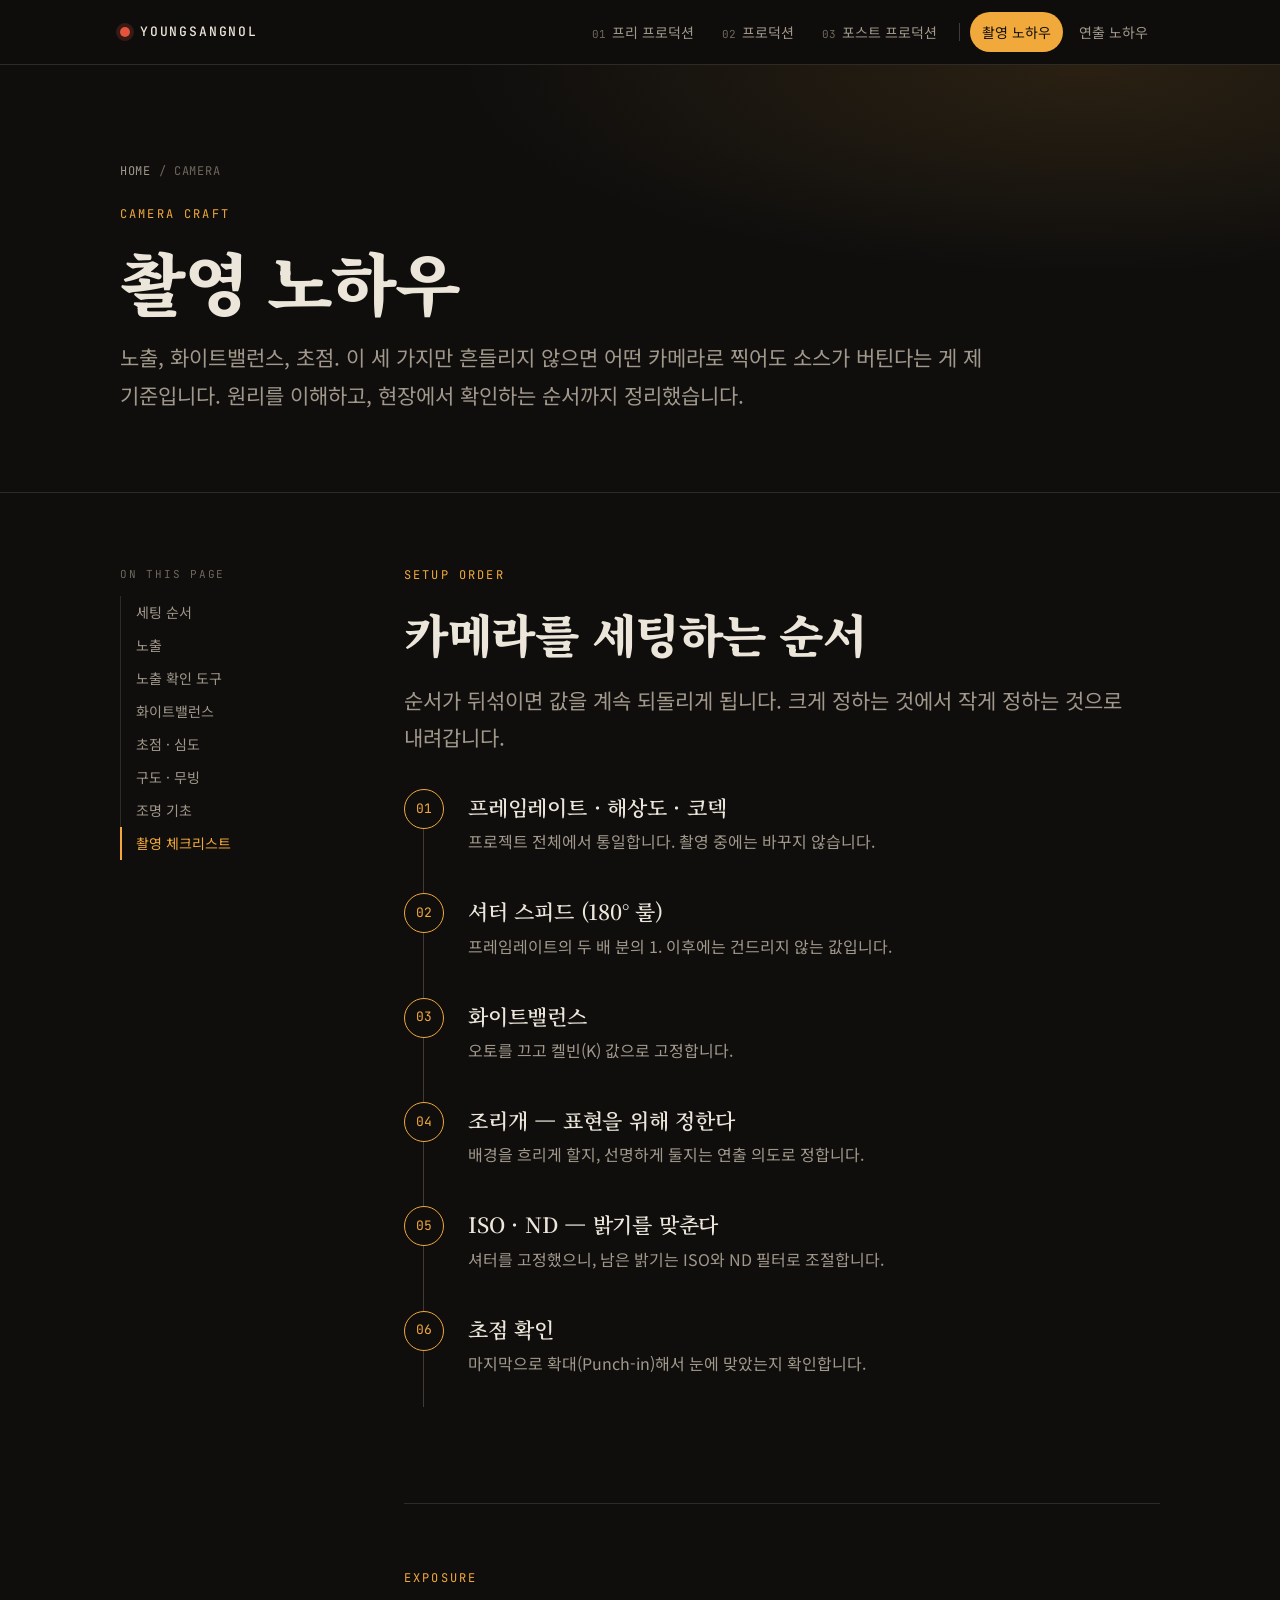
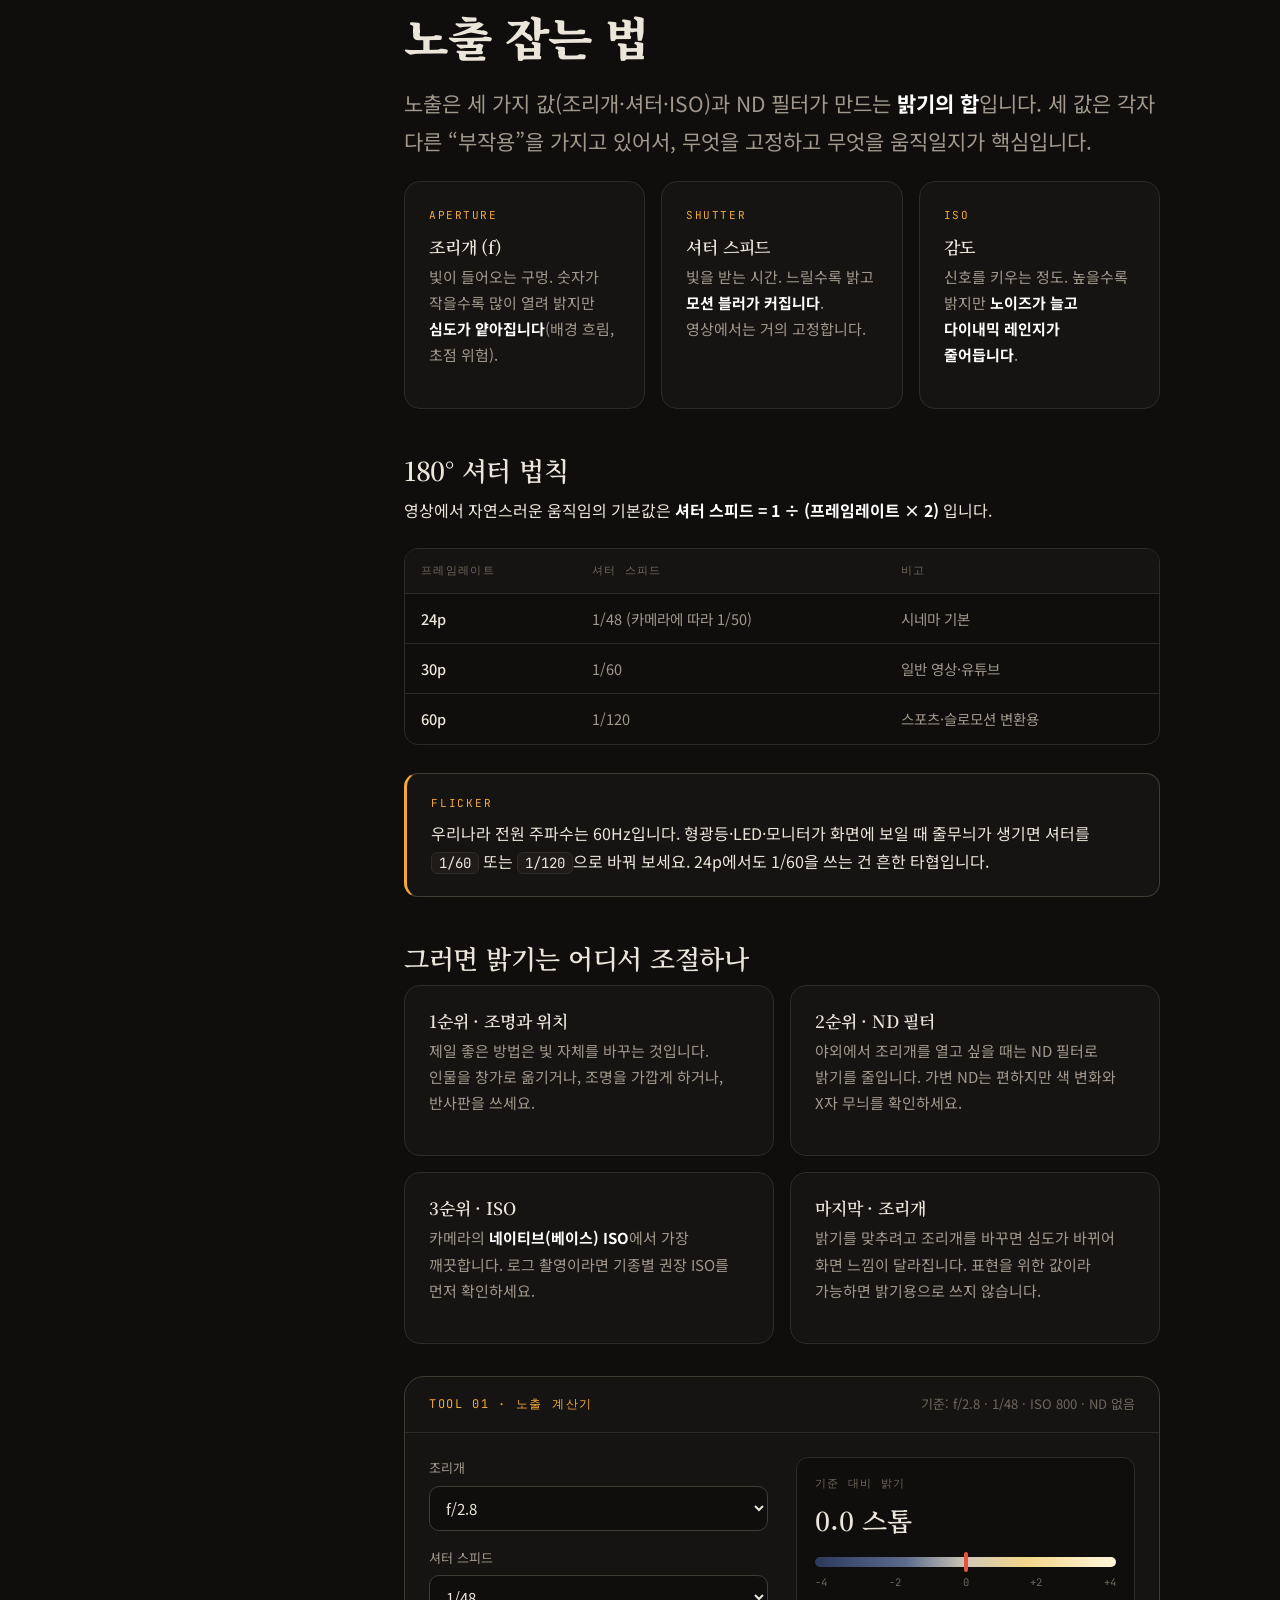
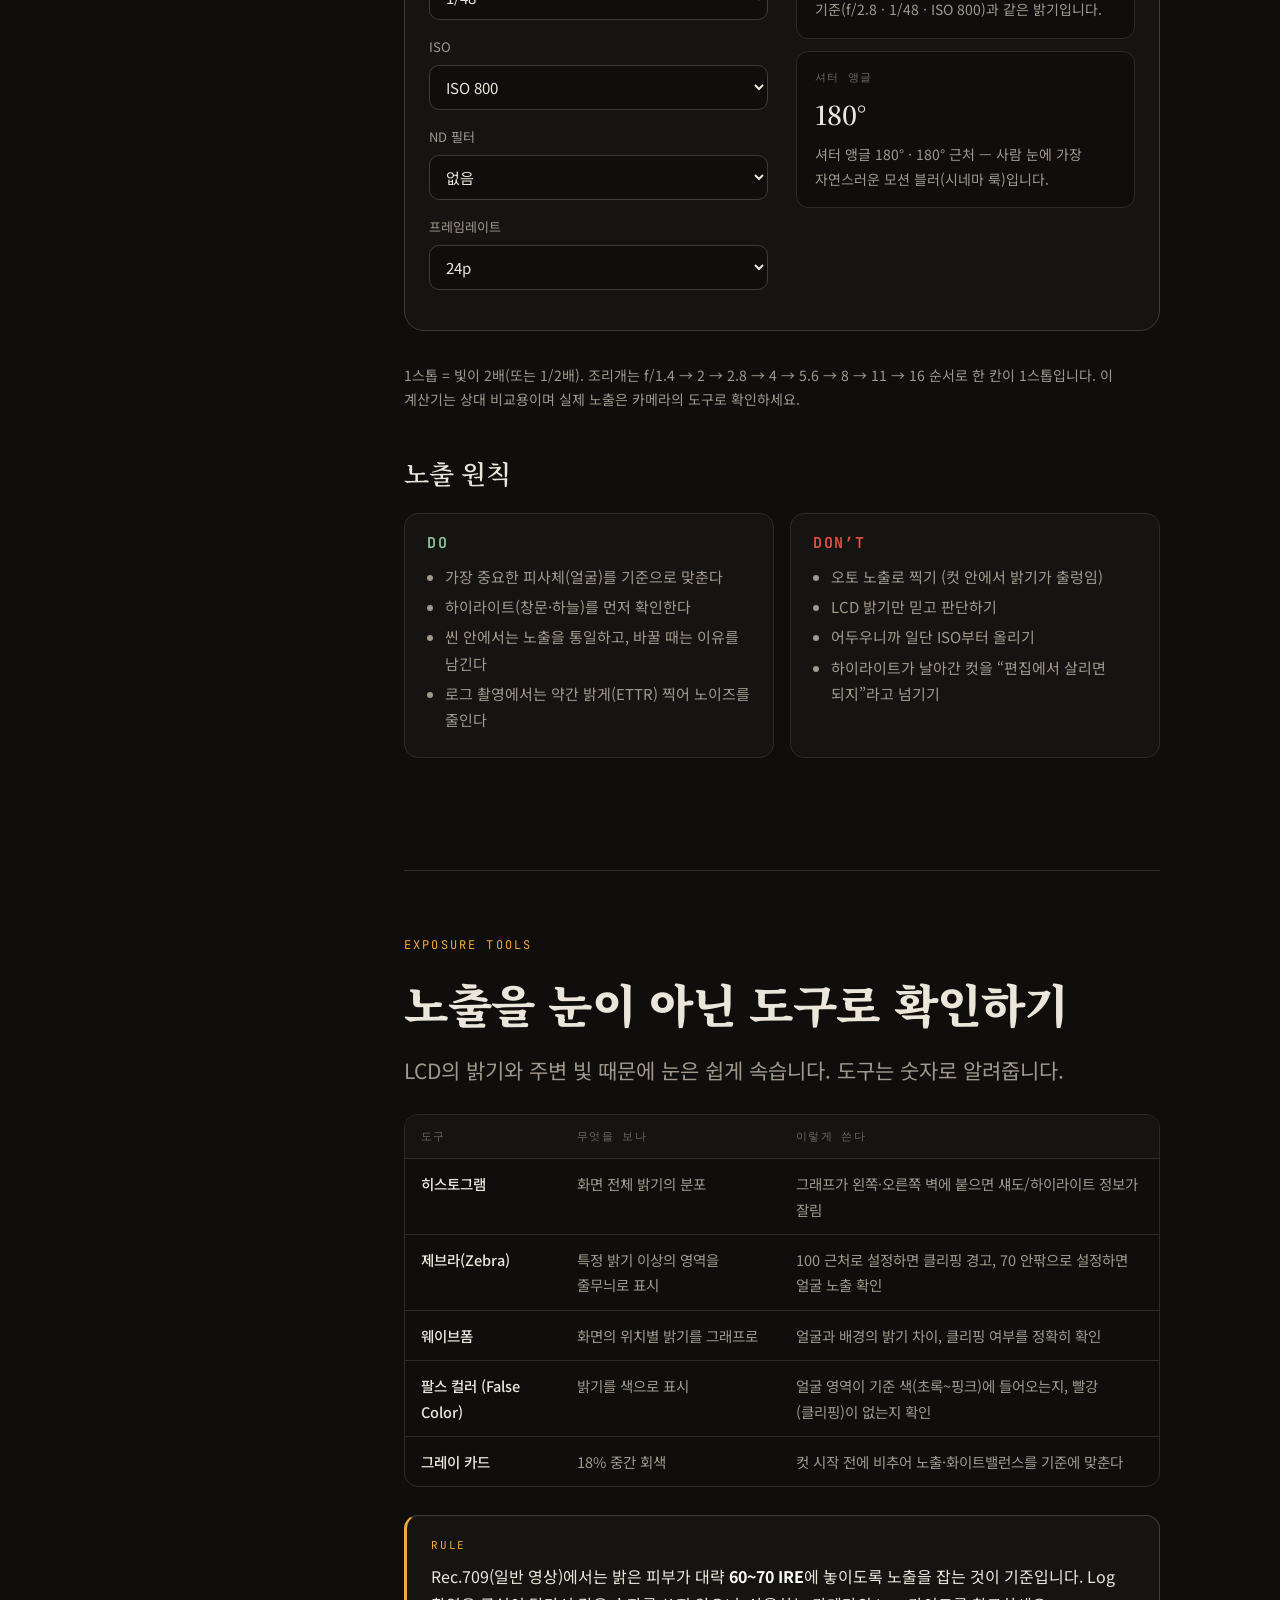
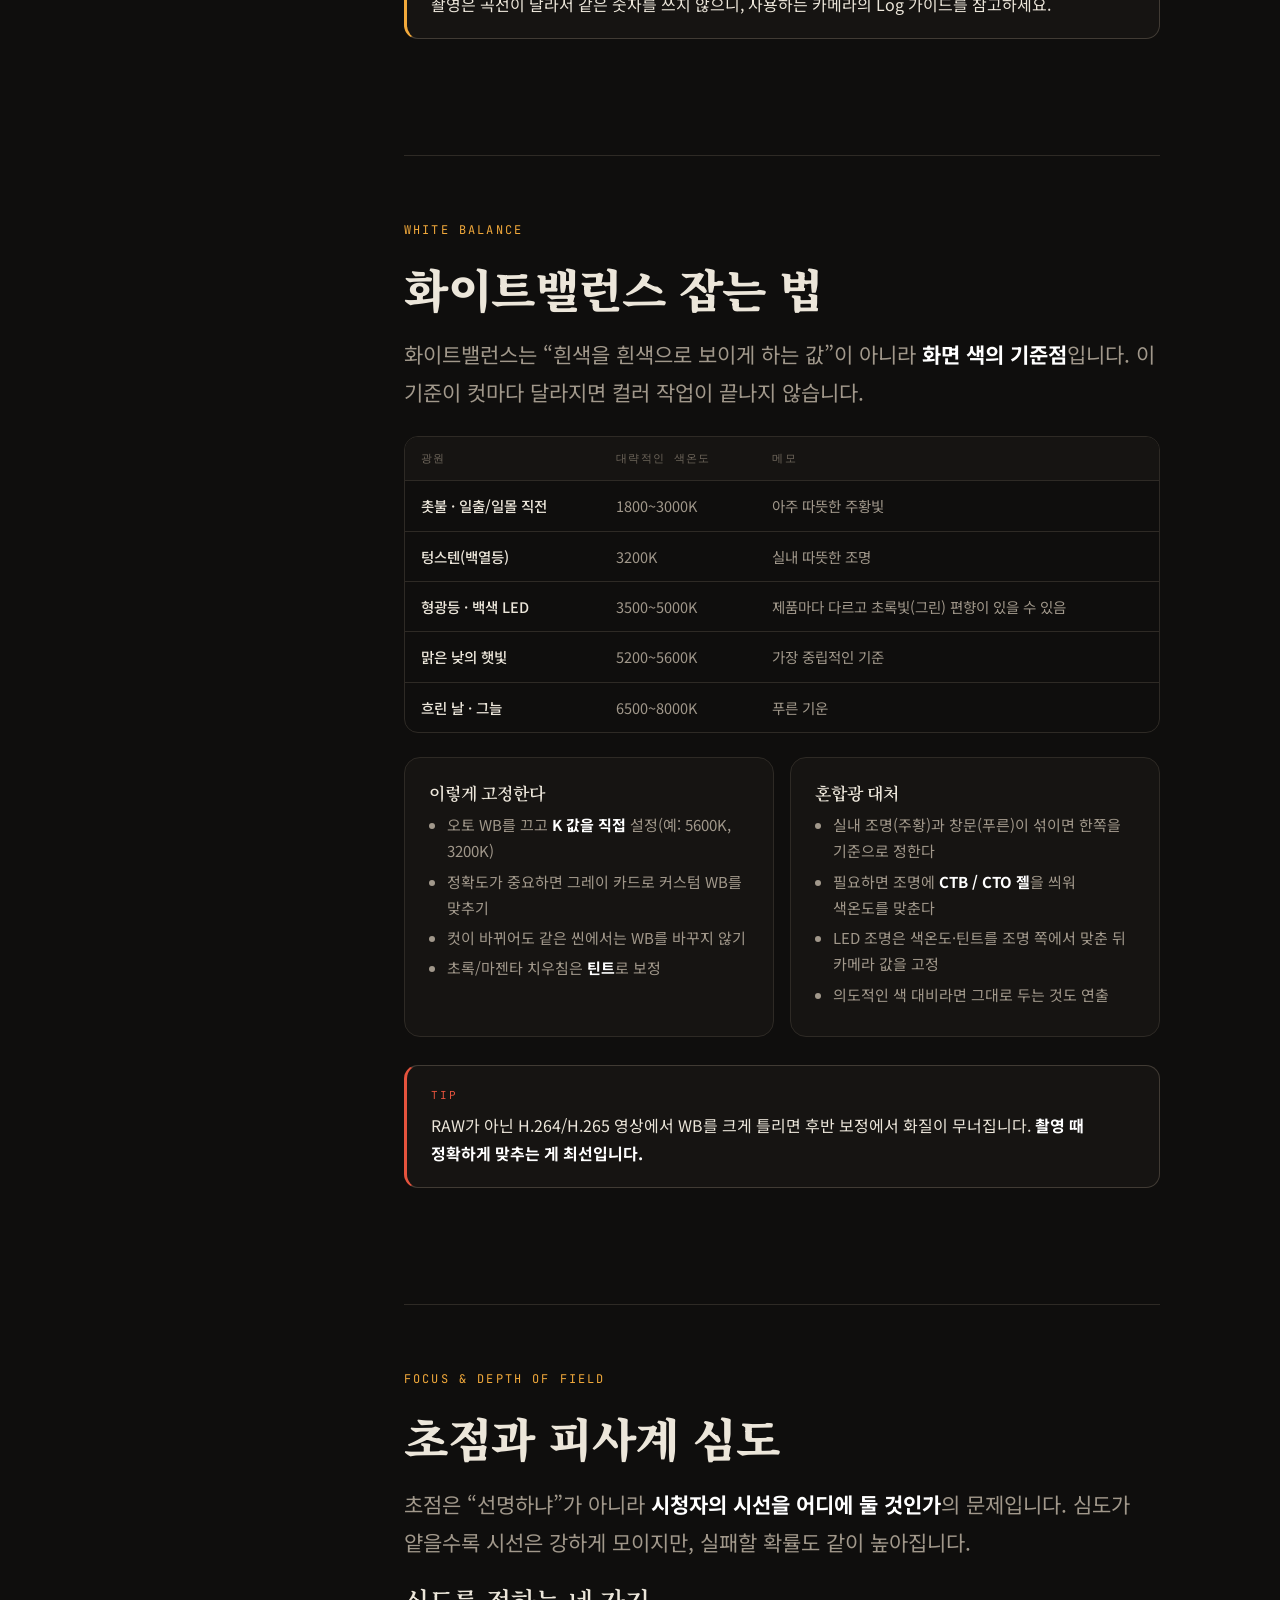
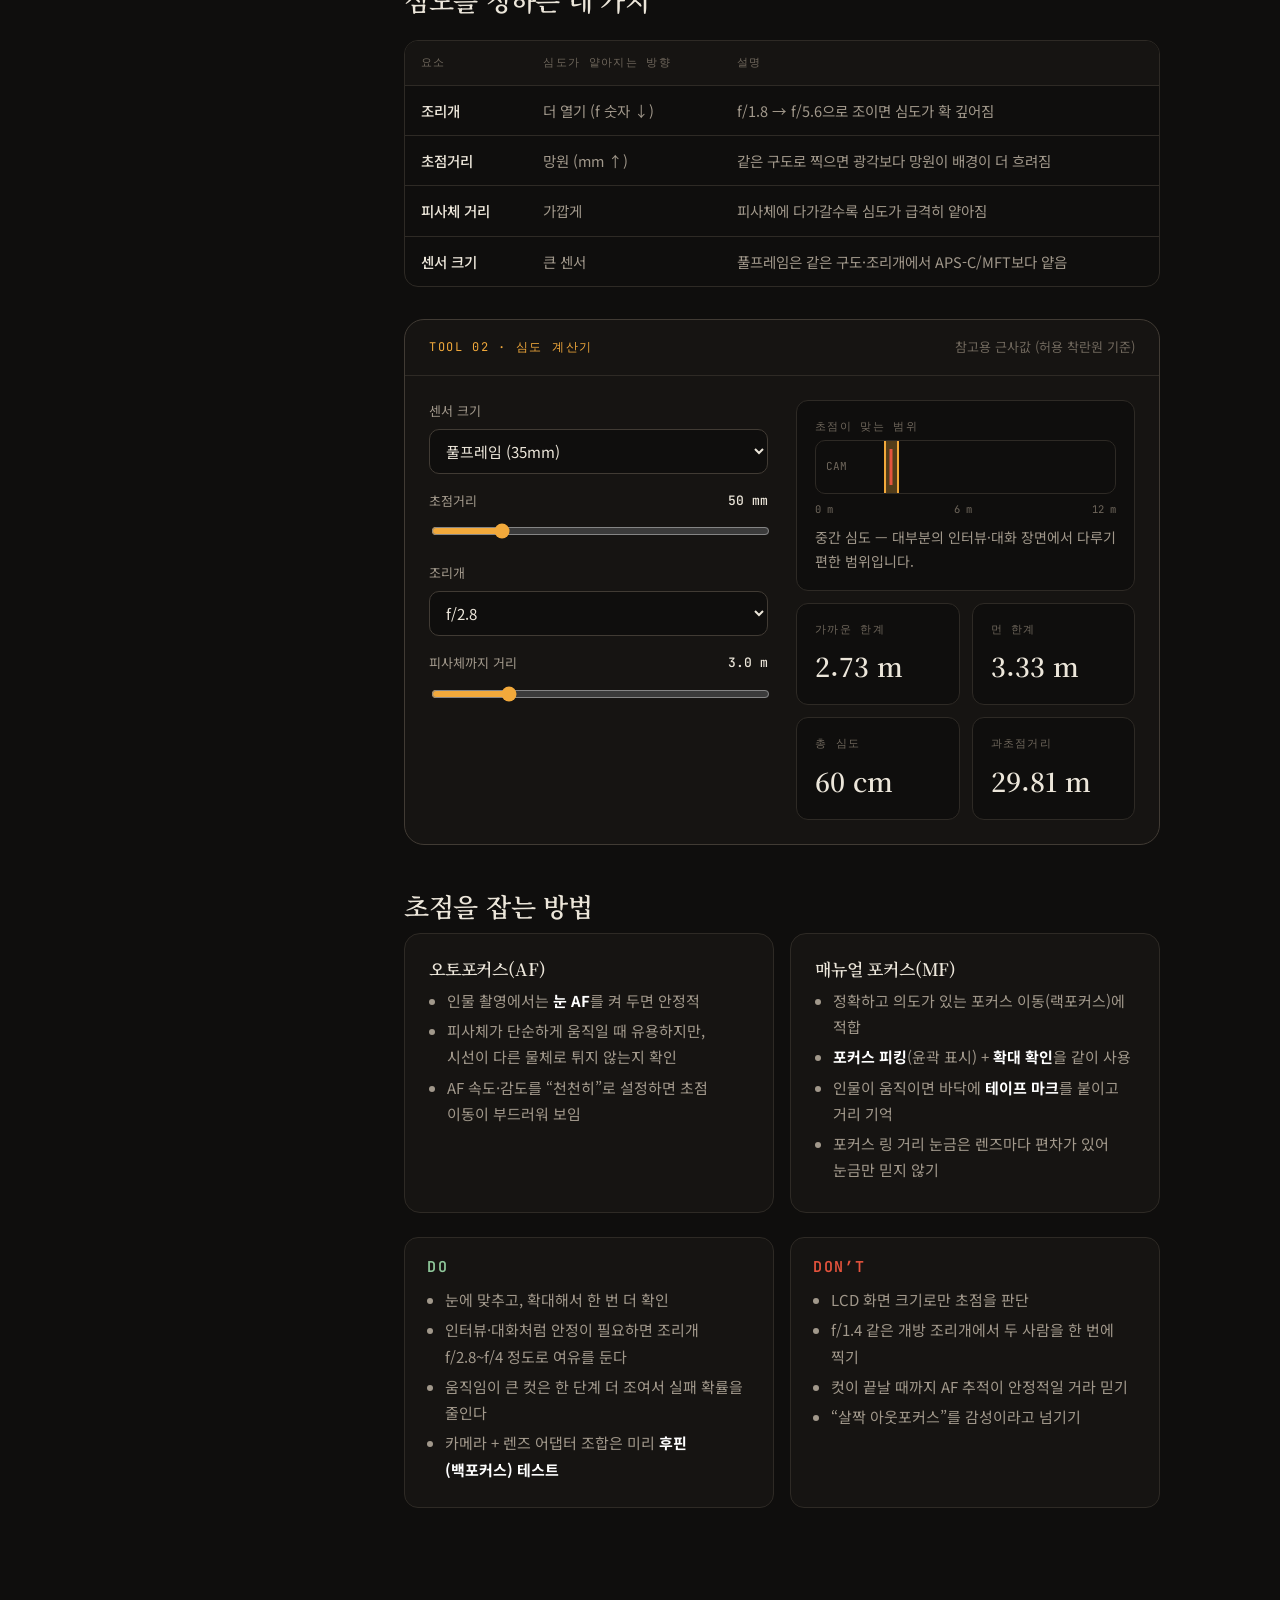
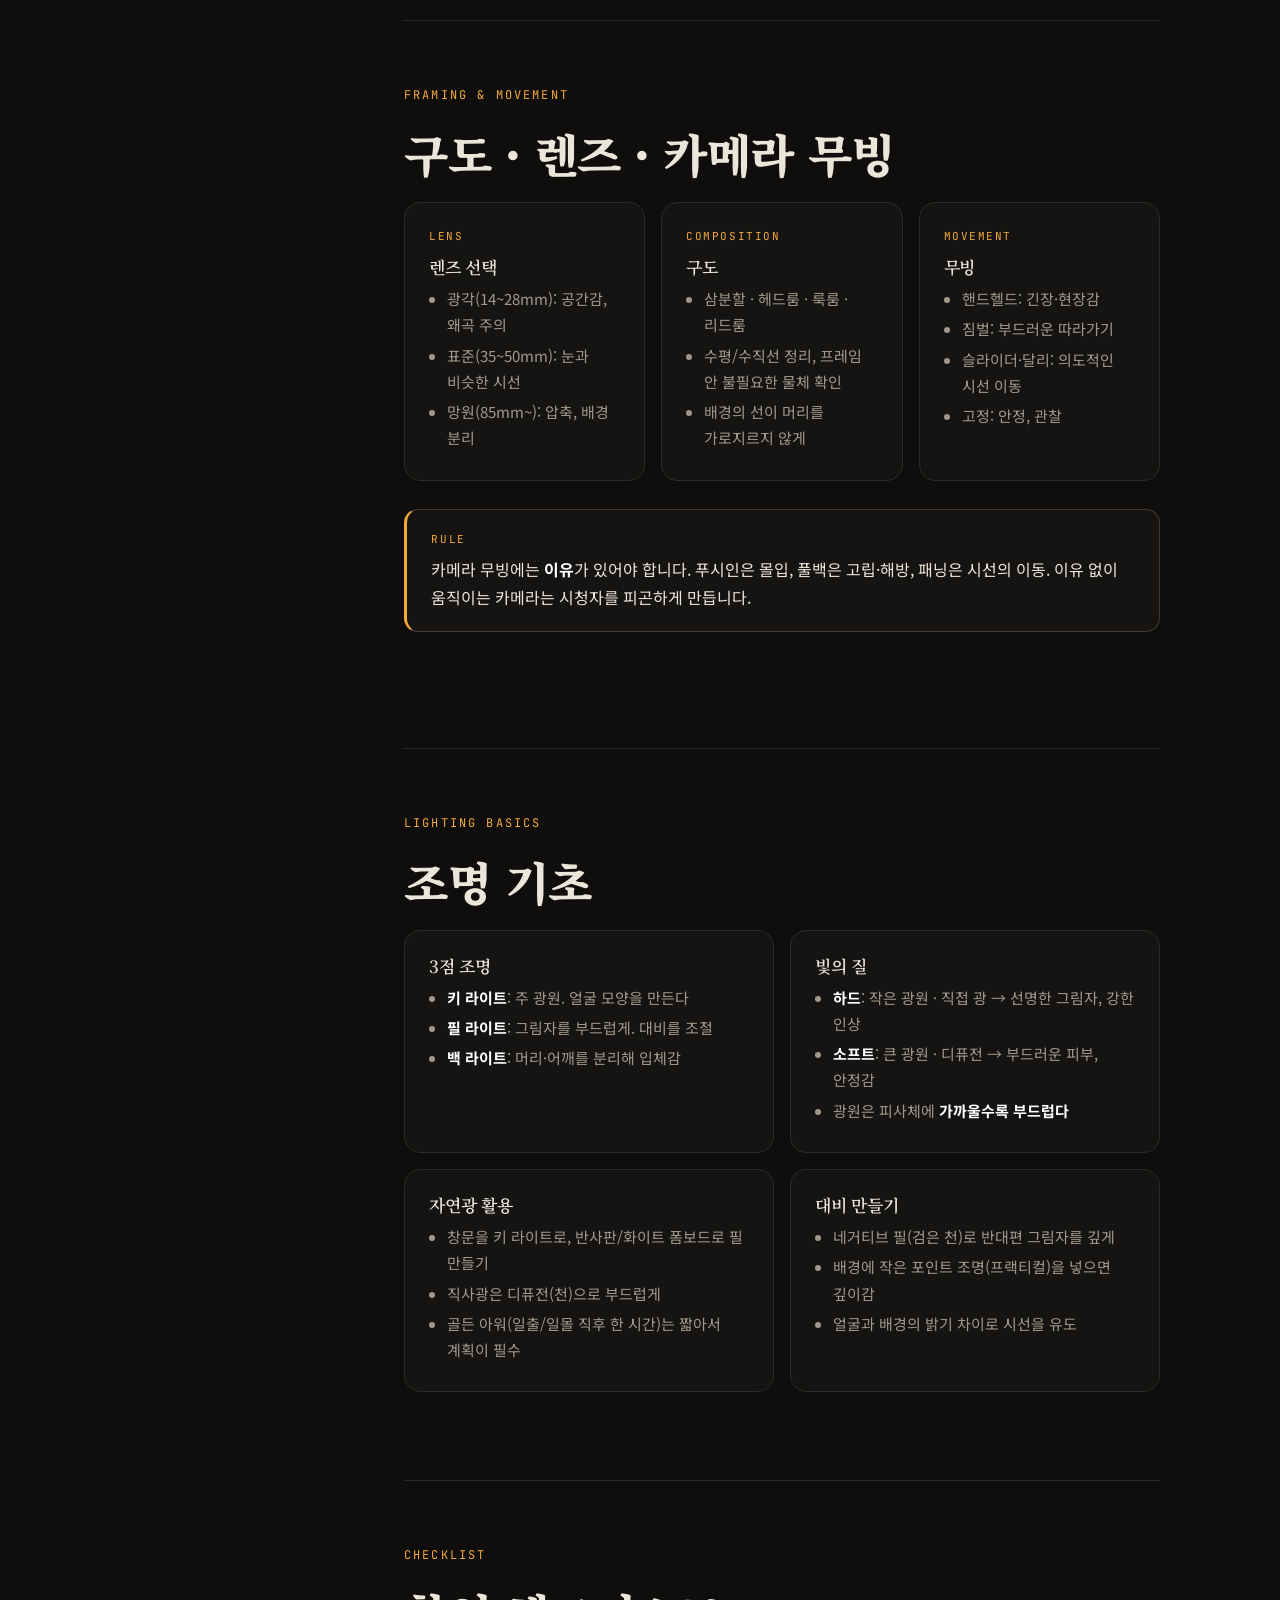
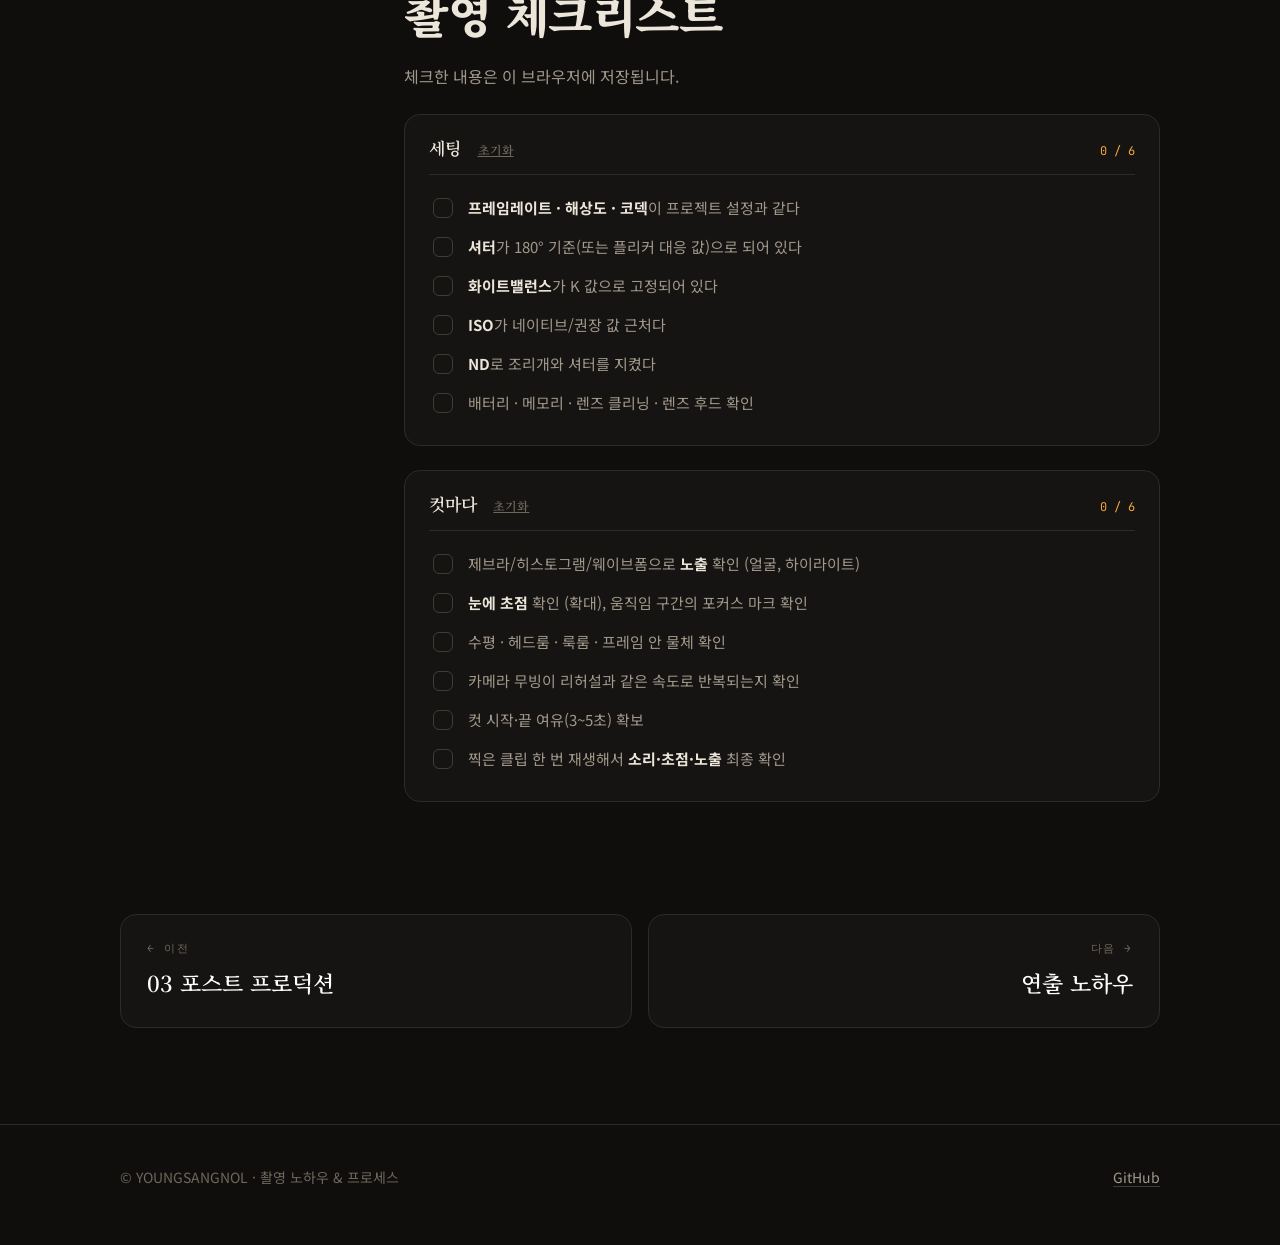
<file: camera.html>
<!doctype html>
<html lang="ko">
<head>
<meta charset="utf-8">
<meta name="viewport" content="width=device-width, initial-scale=1">
<title>촬영 노하우 — YOUNGSANGNOL</title>
<meta name="description" content="노출 삼각형, 180° 셔터 법칙, 화이트밸런스, 피사계 심도와 포커스 잡는 법. 직접 값을 바꿔 보는 노출 · 심도 계산기 포함.">
<link rel="preconnect" href="https://fonts.googleapis.com">
<link rel="preconnect" href="https://fonts.gstatic.com" crossorigin>
<link href="https://fonts.googleapis.com/css2?family=JetBrains+Mono:wght@400;500&family=Noto+Sans+KR:wght@400;500;700&family=Noto+Serif+KR:wght@600;900&display=swap" rel="stylesheet">
<link rel="stylesheet" href="assets/style.css">
<link rel="icon" href="data:image/svg+xml,%3Csvg xmlns='http://www.w3.org/2000/svg' viewBox='0 0 32 32'%3E%3Crect width='32' height='32' rx='7' fill='%230f0e0d'/%3E%3Ccircle cx='16' cy='16' r='6' fill='%23f2a93b'/%3E%3C/svg%3E">
</head>
<body>
<a class="skip" href="#main">본문으로 건너뛰기</a>

<header class="topbar">
  <div class="wrap">
    <a class="brand" href="index.html"><i></i>YOUNGSANGNOL</a>
    <button class="menu-btn" aria-expanded="false" aria-controls="nav">메뉴</button>
    <nav class="nav" id="nav" aria-label="주 메뉴">
      <a href="pre-production.html"><small>01</small>프리 프로덕션</a>
      <a href="production.html"><small>02</small>프로덕션</a>
      <a href="post-production.html"><small>03</small>포스트 프로덕션</a>
      <span class="sep"></span>
      <a href="camera.html" aria-current="page">촬영 노하우</a>
      <a href="directing.html">연출 노하우</a>
    </nav>
  </div>
</header>

<header class="page-head">
  <div class="wrap">
    <p class="crumbs"><a href="index.html">HOME</a> / CAMERA</p>
    <p class="eyebrow">Camera craft</p>
    <h1>촬영 노하우</h1>
    <p class="lede">노출, 화이트밸런스, 초점. 이 세 가지만 흔들리지 않으면 어떤 카메라로 찍어도 소스가 버틴다는 게 제 기준입니다. 원리를 이해하고, 현장에서 확인하는 순서까지 정리했습니다.</p>
  </div>
</header>

<main id="main" class="wrap" style="padding-top:clamp(40px,6vw,72px)">
  <div class="doc">
    <aside class="toc" aria-label="목차">
      <p>On this page</p>
      <ol>
        <li><a href="#order">세팅 순서</a></li>
        <li><a href="#exposure">노출</a></li>
        <li><a href="#tools">노출 확인 도구</a></li>
        <li><a href="#wb">화이트밸런스</a></li>
        <li><a href="#focus">초점 · 심도</a></li>
        <li><a href="#frame">구도 · 무빙</a></li>
        <li><a href="#light">조명 기초</a></li>
        <li><a href="#checklist">촬영 체크리스트</a></li>
      </ol>
    </aside>

    <div class="doc-body">

      <section id="order">
        <p class="eyebrow">Setup order</p>
        <h2>카메라를 세팅하는 순서</h2>
        <p class="lede">순서가 뒤섞이면 값을 계속 되돌리게 됩니다. 크게 정하는 것에서 작게 정하는 것으로 내려갑니다.</p>
        <ol class="steps">
          <li><h3>프레임레이트 · 해상도 · 코덱</h3><p>프로젝트 전체에서 통일합니다. 촬영 중에는 바꾸지 않습니다.</p></li>
          <li><h3>셔터 스피드 (180° 룰)</h3><p>프레임레이트의 두 배 분의 1. 이후에는 건드리지 않는 값입니다.</p></li>
          <li><h3>화이트밸런스</h3><p>오토를 끄고 켈빈(K) 값으로 고정합니다.</p></li>
          <li><h3>조리개 — 표현을 위해 정한다</h3><p>배경을 흐리게 할지, 선명하게 둘지는 연출 의도로 정합니다.</p></li>
          <li><h3>ISO · ND — 밝기를 맞춘다</h3><p>셔터를 고정했으니, 남은 밝기는 ISO와 ND 필터로 조절합니다.</p></li>
          <li><h3>초점 확인</h3><p>마지막으로 확대(Punch-in)해서 눈에 맞았는지 확인합니다.</p></li>
        </ol>
      </section>

      <section id="exposure">
        <p class="eyebrow">Exposure</p>
        <h2>노출 잡는 법</h2>
        <p class="lede">노출은 세 가지 값(조리개·셔터·ISO)과 ND 필터가 만드는 <strong>밝기의 합</strong>입니다. 세 값은 각자 다른 “부작용”을 가지고 있어서, 무엇을 고정하고 무엇을 움직일지가 핵심입니다.</p>

        <div class="grid-3">
          <div class="card"><span class="kicker">Aperture</span><h4>조리개 (f)</h4><p>빛이 들어오는 구멍. 숫자가 작을수록 많이 열려 밝지만 <strong>심도가 얕아집니다</strong>(배경 흐림, 초점 위험).</p></div>
          <div class="card"><span class="kicker">Shutter</span><h4>셔터 스피드</h4><p>빛을 받는 시간. 느릴수록 밝고 <strong>모션 블러가 커집니다</strong>. 영상에서는 거의 고정합니다.</p></div>
          <div class="card"><span class="kicker">ISO</span><h4>감도</h4><p>신호를 키우는 정도. 높을수록 밝지만 <strong>노이즈가 늘고 다이내믹 레인지가 줄어듭니다</strong>.</p></div>
        </div>

        <h3 style="margin-top:44px">180° 셔터 법칙</h3>
        <p>영상에서 자연스러운 움직임의 기본값은 <strong>셔터 스피드 = 1 ÷ (프레임레이트 × 2)</strong> 입니다.</p>
        <div class="table-wrap">
          <table>
            <thead><tr><th>프레임레이트</th><th>셔터 스피드</th><th>비고</th></tr></thead>
            <tbody>
              <tr><td>24p</td><td>1/48 (카메라에 따라 1/50)</td><td>시네마 기본</td></tr>
              <tr><td>30p</td><td>1/60</td><td>일반 영상·유튜브</td></tr>
              <tr><td>60p</td><td>1/120</td><td>스포츠·슬로모션 변환용</td></tr>
            </tbody>
          </table>
        </div>
        <div class="callout">
          <span class="label">Flicker</span>
          <p>우리나라 전원 주파수는 60Hz입니다. 형광등·LED·모니터가 화면에 보일 때 줄무늬가 생기면 셔터를 <code>1/60</code> 또는 <code>1/120</code>으로 바꿔 보세요. 24p에서도 1/60을 쓰는 건 흔한 타협입니다.</p>
        </div>

        <h3 style="margin-top:44px">그러면 밝기는 어디서 조절하나</h3>
        <div class="grid-2">
          <div class="card">
            <h4>1순위 · 조명과 위치</h4>
            <p>제일 좋은 방법은 빛 자체를 바꾸는 것입니다. 인물을 창가로 옮기거나, 조명을 가깝게 하거나, 반사판을 쓰세요.</p>
          </div>
          <div class="card">
            <h4>2순위 · ND 필터</h4>
            <p>야외에서 조리개를 열고 싶을 때는 ND 필터로 밝기를 줄입니다. 가변 ND는 편하지만 색 변화와 X자 무늬를 확인하세요.</p>
          </div>
          <div class="card">
            <h4>3순위 · ISO</h4>
            <p>카메라의 <strong>네이티브(베이스) ISO</strong>에서 가장 깨끗합니다. 로그 촬영이라면 기종별 권장 ISO를 먼저 확인하세요.</p>
          </div>
          <div class="card">
            <h4>마지막 · 조리개</h4>
            <p>밝기를 맞추려고 조리개를 바꾸면 심도가 바뀌어 화면 느낌이 달라집니다. 표현을 위한 값이라 가능하면 밝기용으로 쓰지 않습니다.</p>
          </div>
        </div>

        <!-- 노출 계산기 -->
        <div class="widget" id="exposure-tool">
          <header><span>Tool 01 · 노출 계산기</span><em>기준: f/2.8 · 1/48 · ISO 800 · ND 없음</em></header>
          <div class="body" id="exposure">
            <div>
              <label class="field"><span>조리개</span><select id="ex-a"></select></label>
              <label class="field"><span>셔터 스피드</span><select id="ex-s"></select></label>
              <label class="field"><span>ISO</span><select id="ex-i"></select></label>
              <label class="field"><span>ND 필터</span>
                <select id="ex-nd">
                  <option value="0" selected>없음</option>
                  <option value="1">ND2 (1스톱)</option>
                  <option value="2">ND4 (2스톱)</option>
                  <option value="3">ND8 (3스톱)</option>
                  <option value="4">ND16 (4스톱)</option>
                  <option value="5">ND32 (5스톱)</option>
                  <option value="6">ND64 (6스톱)</option>
                </select>
              </label>
              <label class="field"><span>프레임레이트</span>
                <select id="ex-fps">
                  <option value="24" selected>24p</option>
                  <option value="30">30p</option>
                  <option value="60">60p</option>
                </select>
              </label>
            </div>
            <div class="readout" aria-live="polite">
              <div class="stat">
                <small>기준 대비 밝기</small>
                <strong id="ex-rel">0.0 스톱</strong>
                <div class="meter"><i id="ex-pin" style="left:50%"></i></div>
                <div class="meter-scale"><span>-4</span><span>-2</span><span>0</span><span>+2</span><span>+4</span></div>
                <p id="ex-rel-note"></p>
              </div>
              <div class="stat">
                <small>셔터 앵글</small>
                <strong id="ex-ang">180°</strong>
                <p id="ex-ang-note"></p>
              </div>
            </div>
          </div>
        </div>
        <p class="muted" style="font-size:14px">1스톱 = 빛이 2배(또는 1/2배). 조리개는 f/1.4 → 2 → 2.8 → 4 → 5.6 → 8 → 11 → 16 순서로 한 칸이 1스톱입니다. 이 계산기는 상대 비교용이며 실제 노출은 카메라의 도구로 확인하세요.</p>

        <h3 style="margin-top:44px">노출 원칙</h3>
        <div class="dd">
          <div class="do"><h4>Do</h4><ul><li>가장 중요한 피사체(얼굴)를 기준으로 맞춘다</li><li>하이라이트(창문·하늘)를 먼저 확인한다</li><li>씬 안에서는 노출을 통일하고, 바꿀 때는 이유를 남긴다</li><li>로그 촬영에서는 약간 밝게(ETTR) 찍어 노이즈를 줄인다</li></ul></div>
          <div class="dont"><h4>Don’t</h4><ul><li>오토 노출로 찍기 (컷 안에서 밝기가 출렁임)</li><li>LCD 밝기만 믿고 판단하기</li><li>어두우니까 일단 ISO부터 올리기</li><li>하이라이트가 날아간 컷을 “편집에서 살리면 되지”라고 넘기기</li></ul></div>
        </div>
      </section>

      <section id="tools">
        <p class="eyebrow">Exposure tools</p>
        <h2>노출을 눈이 아닌 도구로 확인하기</h2>
        <p class="lede">LCD의 밝기와 주변 빛 때문에 눈은 쉽게 속습니다. 도구는 숫자로 알려줍니다.</p>
        <div class="table-wrap">
          <table>
            <thead><tr><th>도구</th><th>무엇을 보나</th><th>이렇게 쓴다</th></tr></thead>
            <tbody>
              <tr><td>히스토그램</td><td>화면 전체 밝기의 분포</td><td>그래프가 왼쪽·오른쪽 벽에 붙으면 섀도/하이라이트 정보가 잘림</td></tr>
              <tr><td>제브라(Zebra)</td><td>특정 밝기 이상의 영역을 줄무늬로 표시</td><td>100 근처로 설정하면 클리핑 경고, 70 안팎으로 설정하면 얼굴 노출 확인</td></tr>
              <tr><td>웨이브폼</td><td>화면의 위치별 밝기를 그래프로</td><td>얼굴과 배경의 밝기 차이, 클리핑 여부를 정확히 확인</td></tr>
              <tr><td>팔스 컬러 (False Color)</td><td>밝기를 색으로 표시</td><td>얼굴 영역이 기준 색(초록~핑크)에 들어오는지, 빨강(클리핑)이 없는지 확인</td></tr>
              <tr><td>그레이 카드</td><td>18% 중간 회색</td><td>컷 시작 전에 비추어 노출·화이트밸런스를 기준에 맞춘다</td></tr>
            </tbody>
          </table>
        </div>
        <div class="callout">
          <span class="label">Rule</span>
          <p>Rec.709(일반 영상)에서는 밝은 피부가 대략 <strong>60~70 IRE</strong>에 놓이도록 노출을 잡는 것이 기준입니다. Log 촬영은 곡선이 달라서 같은 숫자를 쓰지 않으니, 사용하는 카메라의 Log 가이드를 참고하세요.</p>
        </div>
      </section>

      <section id="wb">
        <p class="eyebrow">White balance</p>
        <h2>화이트밸런스 잡는 법</h2>
        <p class="lede">화이트밸런스는 “흰색을 흰색으로 보이게 하는 값”이 아니라 <strong>화면 색의 기준점</strong>입니다. 이 기준이 컷마다 달라지면 컬러 작업이 끝나지 않습니다.</p>

        <div class="table-wrap">
          <table>
            <thead><tr><th>광원</th><th>대략적인 색온도</th><th>메모</th></tr></thead>
            <tbody>
              <tr><td>촛불 · 일출/일몰 직전</td><td>1800~3000K</td><td>아주 따뜻한 주황빛</td></tr>
              <tr><td>텅스텐(백열등)</td><td>3200K</td><td>실내 따뜻한 조명</td></tr>
              <tr><td>형광등 · 백색 LED</td><td>3500~5000K</td><td>제품마다 다르고 초록빛(그린) 편향이 있을 수 있음</td></tr>
              <tr><td>맑은 낮의 햇빛</td><td>5200~5600K</td><td>가장 중립적인 기준</td></tr>
              <tr><td>흐린 날 · 그늘</td><td>6500~8000K</td><td>푸른 기운</td></tr>
            </tbody>
          </table>
        </div>

        <div class="grid-2" style="margin-top:24px">
          <div class="card">
            <h4>이렇게 고정한다</h4>
            <ul>
              <li>오토 WB를 끄고 <strong>K 값을 직접</strong> 설정(예: 5600K, 3200K)</li>
              <li>정확도가 중요하면 그레이 카드로 커스텀 WB를 맞추기</li>
              <li>컷이 바뀌어도 같은 씬에서는 WB를 바꾸지 않기</li>
              <li>초록/마젠타 치우침은 <strong>틴트</strong>로 보정</li>
            </ul>
          </div>
          <div class="card">
            <h4>혼합광 대처</h4>
            <ul>
              <li>실내 조명(주황)과 창문(푸른)이 섞이면 한쪽을 기준으로 정한다</li>
              <li>필요하면 조명에 <strong>CTB / CTO 젤</strong>을 씌워 색온도를 맞춘다</li>
              <li>LED 조명은 색온도·틴트를 조명 쪽에서 맞춘 뒤 카메라 값을 고정</li>
              <li>의도적인 색 대비라면 그대로 두는 것도 연출</li>
            </ul>
          </div>
        </div>
        <div class="callout warn">
          <span class="label">Tip</span>
          <p>RAW가 아닌 H.264/H.265 영상에서 WB를 크게 틀리면 후반 보정에서 화질이 무너집니다. <strong>촬영 때 정확하게 맞추는 게 최선입니다.</strong></p>
        </div>
      </section>

      <section id="focus">
        <p class="eyebrow">Focus & depth of field</p>
        <h2>초점과 피사계 심도</h2>
        <p class="lede">초점은 “선명하냐”가 아니라 <strong>시청자의 시선을 어디에 둘 것인가</strong>의 문제입니다. 심도가 얕을수록 시선은 강하게 모이지만, 실패할 확률도 같이 높아집니다.</p>

        <h3>심도를 정하는 네 가지</h3>
        <div class="table-wrap">
          <table>
            <thead><tr><th>요소</th><th>심도가 얕아지는 방향</th><th>설명</th></tr></thead>
            <tbody>
              <tr><td>조리개</td><td>더 열기 (f 숫자 ↓)</td><td>f/1.8 → f/5.6으로 조이면 심도가 확 깊어짐</td></tr>
              <tr><td>초점거리</td><td>망원 (mm ↑)</td><td>같은 구도로 찍으면 광각보다 망원이 배경이 더 흐려짐</td></tr>
              <tr><td>피사체 거리</td><td>가깝게</td><td>피사체에 다가갈수록 심도가 급격히 얕아짐</td></tr>
              <tr><td>센서 크기</td><td>큰 센서</td><td>풀프레임은 같은 구도·조리개에서 APS-C/MFT보다 얕음</td></tr>
            </tbody>
          </table>
        </div>

        <!-- 심도 계산기 -->
        <div class="widget">
          <header><span>Tool 02 · 심도 계산기</span><em>참고용 근사값 (허용 착란원 기준)</em></header>
          <div class="body" id="dof">
            <div>
              <label class="field"><span>센서 크기</span>
                <select id="dof-sensor">
                  <option value="0.030" selected>풀프레임 (35mm)</option>
                  <option value="0.020">Super 35 / APS-C</option>
                  <option value="0.015">마이크로 포서즈</option>
                </select>
              </label>
              <label class="field"><span>초점거리 <b id="dof-f-out">50 mm</b></span><input id="dof-f" type="range" min="14" max="200" step="1" value="50"></label>
              <label class="field"><span>조리개</span><select id="dof-n"></select></label>
              <label class="field"><span>피사체까지 거리 <b id="dof-s-out">3.0 m</b></span><input id="dof-s" type="range" min="0.5" max="12" step="0.1" value="3"></label>
            </div>
            <div class="readout" aria-live="polite">
              <div class="stat">
                <small>초점이 맞는 범위</small>
                <div class="dof-bar" aria-hidden="true"><span class="zone" id="dof-zone"></span><span class="subject" id="dof-subj"></span><span class="cam">CAM</span></div>
                <div class="meter-scale" style="margin-top:6px"><span>0 m</span><span>6 m</span><span>12 m</span></div>
                <p id="dof-note"></p>
              </div>
              <div class="grid-2" style="gap:12px">
                <div class="stat"><small>가까운 한계</small><strong id="dof-near">-</strong></div>
                <div class="stat"><small>먼 한계</small><strong id="dof-far">-</strong></div>
                <div class="stat"><small>총 심도</small><strong id="dof-total">-</strong></div>
                <div class="stat"><small>과초점거리</small><strong id="dof-hyper">-</strong></div>
              </div>
            </div>
          </div>
        </div>

        <h3 style="margin-top:44px">초점을 잡는 방법</h3>
        <div class="grid-2">
          <div class="card">
            <h4>오토포커스(AF)</h4>
            <ul>
              <li>인물 촬영에서는 <strong>눈 AF</strong>를 켜 두면 안정적</li>
              <li>피사체가 단순하게 움직일 때 유용하지만, 시선이 다른 물체로 튀지 않는지 확인</li>
              <li>AF 속도·감도를 “천천히”로 설정하면 초점 이동이 부드러워 보임</li>
            </ul>
          </div>
          <div class="card">
            <h4>매뉴얼 포커스(MF)</h4>
            <ul>
              <li>정확하고 의도가 있는 포커스 이동(랙포커스)에 적합</li>
              <li><strong>포커스 피킹</strong>(윤곽 표시) + <strong>확대 확인</strong>을 같이 사용</li>
              <li>인물이 움직이면 바닥에 <strong>테이프 마크</strong>를 붙이고 거리 기억</li>
              <li>포커스 링 거리 눈금은 렌즈마다 편차가 있어 눈금만 믿지 않기</li>
            </ul>
          </div>
        </div>

        <div class="dd">
          <div class="do"><h4>Do</h4><ul><li>눈에 맞추고, 확대해서 한 번 더 확인</li><li>인터뷰·대화처럼 안정이 필요하면 조리개 f/2.8~f/4 정도로 여유를 둔다</li><li>움직임이 큰 컷은 한 단계 더 조여서 실패 확률을 줄인다</li><li>카메라 + 렌즈 어댑터 조합은 미리 <strong>후핀(백포커스) 테스트</strong></li></ul></div>
          <div class="dont"><h4>Don’t</h4><ul><li>LCD 화면 크기로만 초점을 판단</li><li>f/1.4 같은 개방 조리개에서 두 사람을 한 번에 찍기</li><li>컷이 끝날 때까지 AF 추적이 안정적일 거라 믿기</li><li>“살짝 아웃포커스”를 감성이라고 넘기기</li></ul></div>
        </div>
      </section>

      <section id="frame">
        <p class="eyebrow">Framing & movement</p>
        <h2>구도 · 렌즈 · 카메라 무빙</h2>
        <div class="grid-3">
          <div class="card"><span class="kicker">Lens</span><h4>렌즈 선택</h4><ul><li>광각(14~28mm): 공간감, 왜곡 주의</li><li>표준(35~50mm): 눈과 비슷한 시선</li><li>망원(85mm~): 압축, 배경 분리</li></ul></div>
          <div class="card"><span class="kicker">Composition</span><h4>구도</h4><ul><li>삼분할 · 헤드룸 · 룩룸 · 리드룸</li><li>수평/수직선 정리, 프레임 안 불필요한 물체 확인</li><li>배경의 선이 머리를 가로지르지 않게</li></ul></div>
          <div class="card"><span class="kicker">Movement</span><h4>무빙</h4><ul><li>핸드헬드: 긴장·현장감</li><li>짐벌: 부드러운 따라가기</li><li>슬라이더·달리: 의도적인 시선 이동</li><li>고정: 안정, 관찰</li></ul></div>
        </div>
        <div class="callout">
          <span class="label">Rule</span>
          <p>카메라 무빙에는 <strong>이유</strong>가 있어야 합니다. 푸시인은 몰입, 풀백은 고립·해방, 패닝은 시선의 이동. 이유 없이 움직이는 카메라는 시청자를 피곤하게 만듭니다.</p>
        </div>
      </section>

      <section id="light">
        <p class="eyebrow">Lighting basics</p>
        <h2>조명 기초</h2>
        <div class="grid-2">
          <div class="card">
            <h4>3점 조명</h4>
            <ul>
              <li><strong>키 라이트</strong>: 주 광원. 얼굴 모양을 만든다</li>
              <li><strong>필 라이트</strong>: 그림자를 부드럽게. 대비를 조절</li>
              <li><strong>백 라이트</strong>: 머리·어깨를 분리해 입체감</li>
            </ul>
          </div>
          <div class="card">
            <h4>빛의 질</h4>
            <ul>
              <li><strong>하드</strong>: 작은 광원 · 직접 광 → 선명한 그림자, 강한 인상</li>
              <li><strong>소프트</strong>: 큰 광원 · 디퓨전 → 부드러운 피부, 안정감</li>
              <li>광원은 피사체에 <strong>가까울수록 부드럽다</strong></li>
            </ul>
          </div>
          <div class="card">
            <h4>자연광 활용</h4>
            <ul>
              <li>창문을 키 라이트로, 반사판/화이트 폼보드로 필 만들기</li>
              <li>직사광은 디퓨전(천)으로 부드럽게</li>
              <li>골든 아워(일출/일몰 직후 한 시간)는 짧아서 계획이 필수</li>
            </ul>
          </div>
          <div class="card">
            <h4>대비 만들기</h4>
            <ul>
              <li>네거티브 필(검은 천)로 반대편 그림자를 깊게</li>
              <li>배경에 작은 포인트 조명(프랙티컬)을 넣으면 깊이감</li>
              <li>얼굴과 배경의 밝기 차이로 시선을 유도</li>
            </ul>
          </div>
        </div>
      </section>

      <section id="checklist">
        <p class="eyebrow">Checklist</p>
        <h2>촬영 체크리스트</h2>
        <p class="muted">체크한 내용은 이 브라우저에 저장됩니다.</p>
        <div class="checks" data-id="cam-set">
          <header><h4>세팅 <button class="reset" type="button">초기화</button></h4><span class="count">0 / 0</span></header>
          <label class="check"><input type="checkbox"><span><b>프레임레이트 · 해상도 · 코덱</b>이 프로젝트 설정과 같다</span></label>
          <label class="check"><input type="checkbox"><span><b>셔터</b>가 180° 기준(또는 플리커 대응 값)으로 되어 있다</span></label>
          <label class="check"><input type="checkbox"><span><b>화이트밸런스</b>가 K 값으로 고정되어 있다</span></label>
          <label class="check"><input type="checkbox"><span><b>ISO</b>가 네이티브/권장 값 근처다</span></label>
          <label class="check"><input type="checkbox"><span><b>ND</b>로 조리개와 셔터를 지켰다</span></label>
          <label class="check"><input type="checkbox"><span>배터리 · 메모리 · 렌즈 클리닝 · 렌즈 후드 확인</span></label>
        </div>
        <div class="checks" data-id="cam-take">
          <header><h4>컷마다 <button class="reset" type="button">초기화</button></h4><span class="count">0 / 0</span></header>
          <label class="check"><input type="checkbox"><span>제브라/히스토그램/웨이브폼으로 <b>노출</b> 확인 (얼굴, 하이라이트)</span></label>
          <label class="check"><input type="checkbox"><span><b>눈에 초점</b> 확인 (확대), 움직임 구간의 포커스 마크 확인</span></label>
          <label class="check"><input type="checkbox"><span>수평 · 헤드룸 · 룩룸 · 프레임 안 물체 확인</span></label>
          <label class="check"><input type="checkbox"><span>카메라 무빙이 리허설과 같은 속도로 반복되는지 확인</span></label>
          <label class="check"><input type="checkbox"><span>컷 시작·끝 여유(3~5초) 확보</span></label>
          <label class="check"><input type="checkbox"><span>찍은 클립 한 번 재생해서 <b>소리·초점·노출</b> 최종 확인</span></label>
        </div>
      </section>

    </div>
  </div>

  <nav class="pager" aria-label="이전 다음">
    <a class="prev" href="post-production.html"><small>← 이전</small><strong>03 포스트 프로덕션</strong></a>
    <a class="next" href="directing.html"><small>다음 →</small><strong>연출 노하우</strong></a>
  </nav>
</main>

<footer>
  <div class="wrap">
    <span>© YOUNGSANGNOL · 촬영 노하우 &amp; 프로세스</span>
    <span><a href="https://github.com/delveintona/YOUNGSANGNOL">GitHub</a></span>
  </div>
</footer>

<script src="assets/app.js"></script>
</body>
</html>
</file>
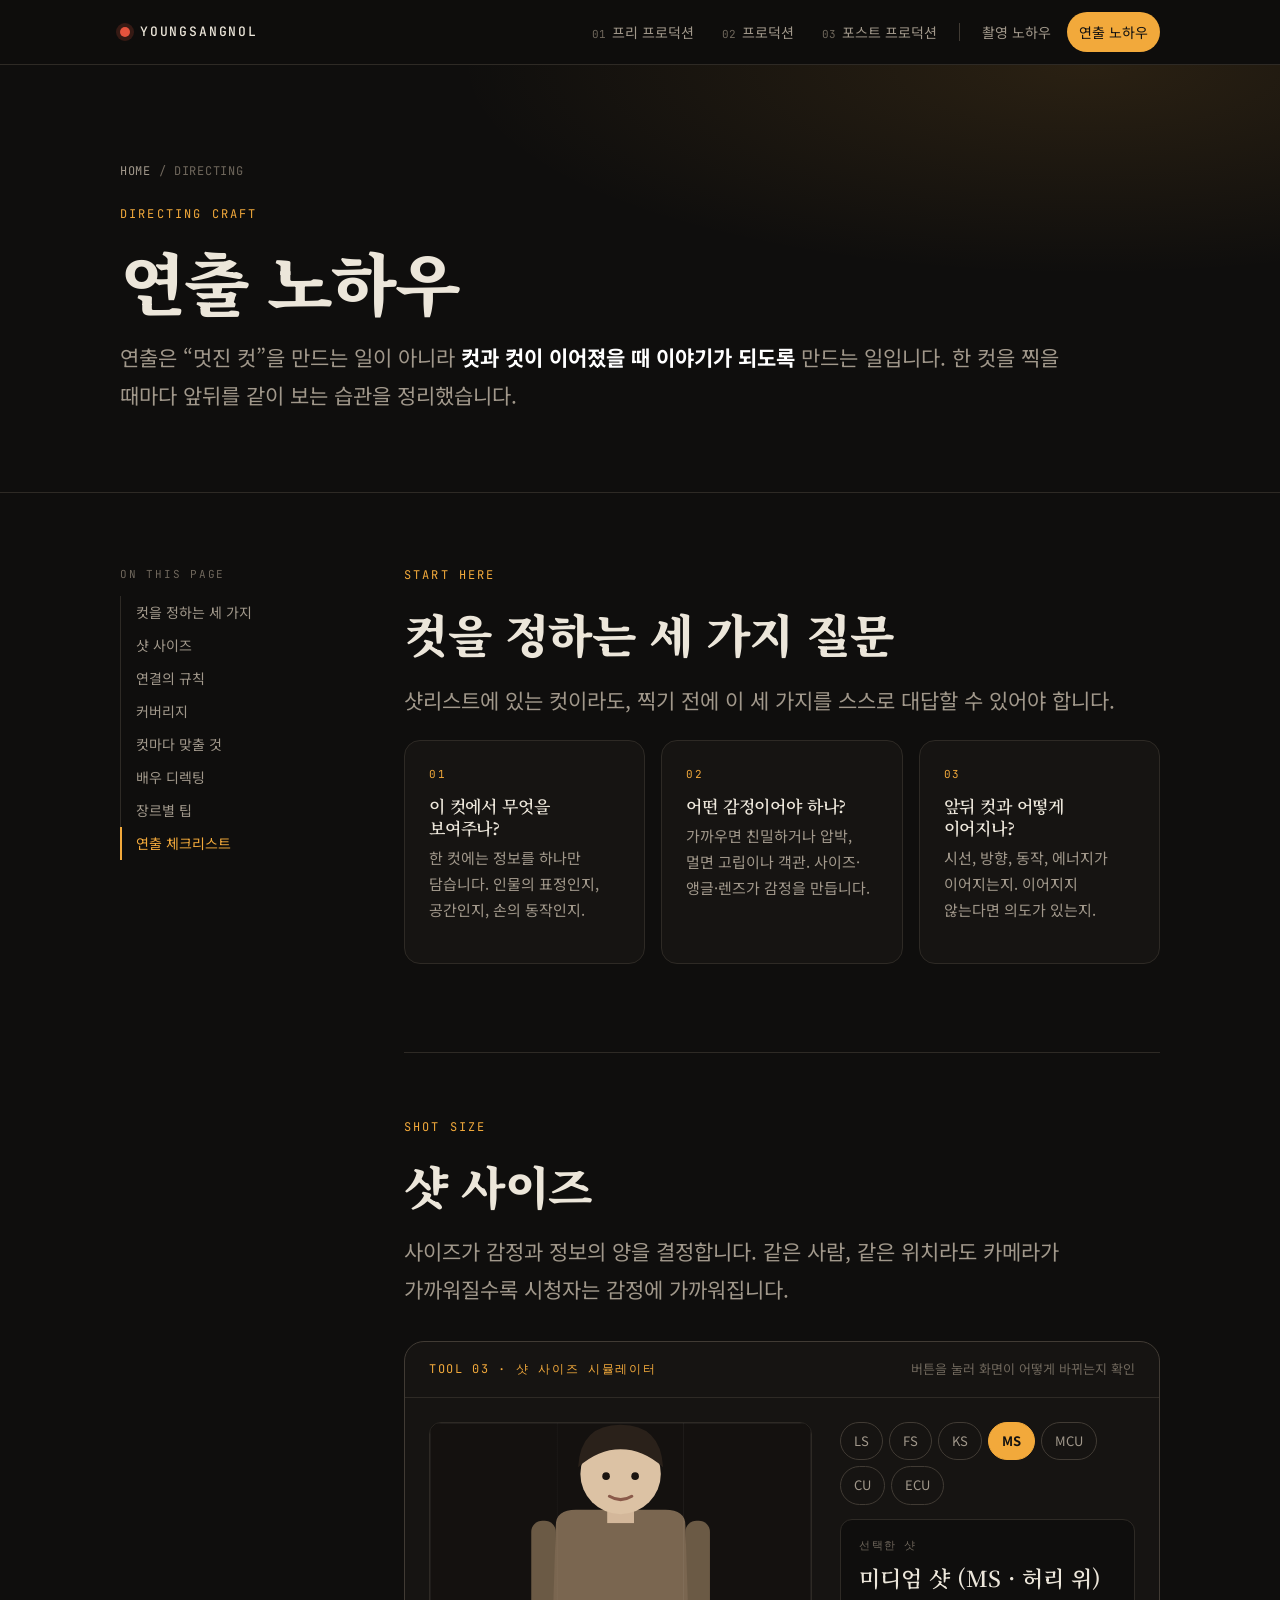
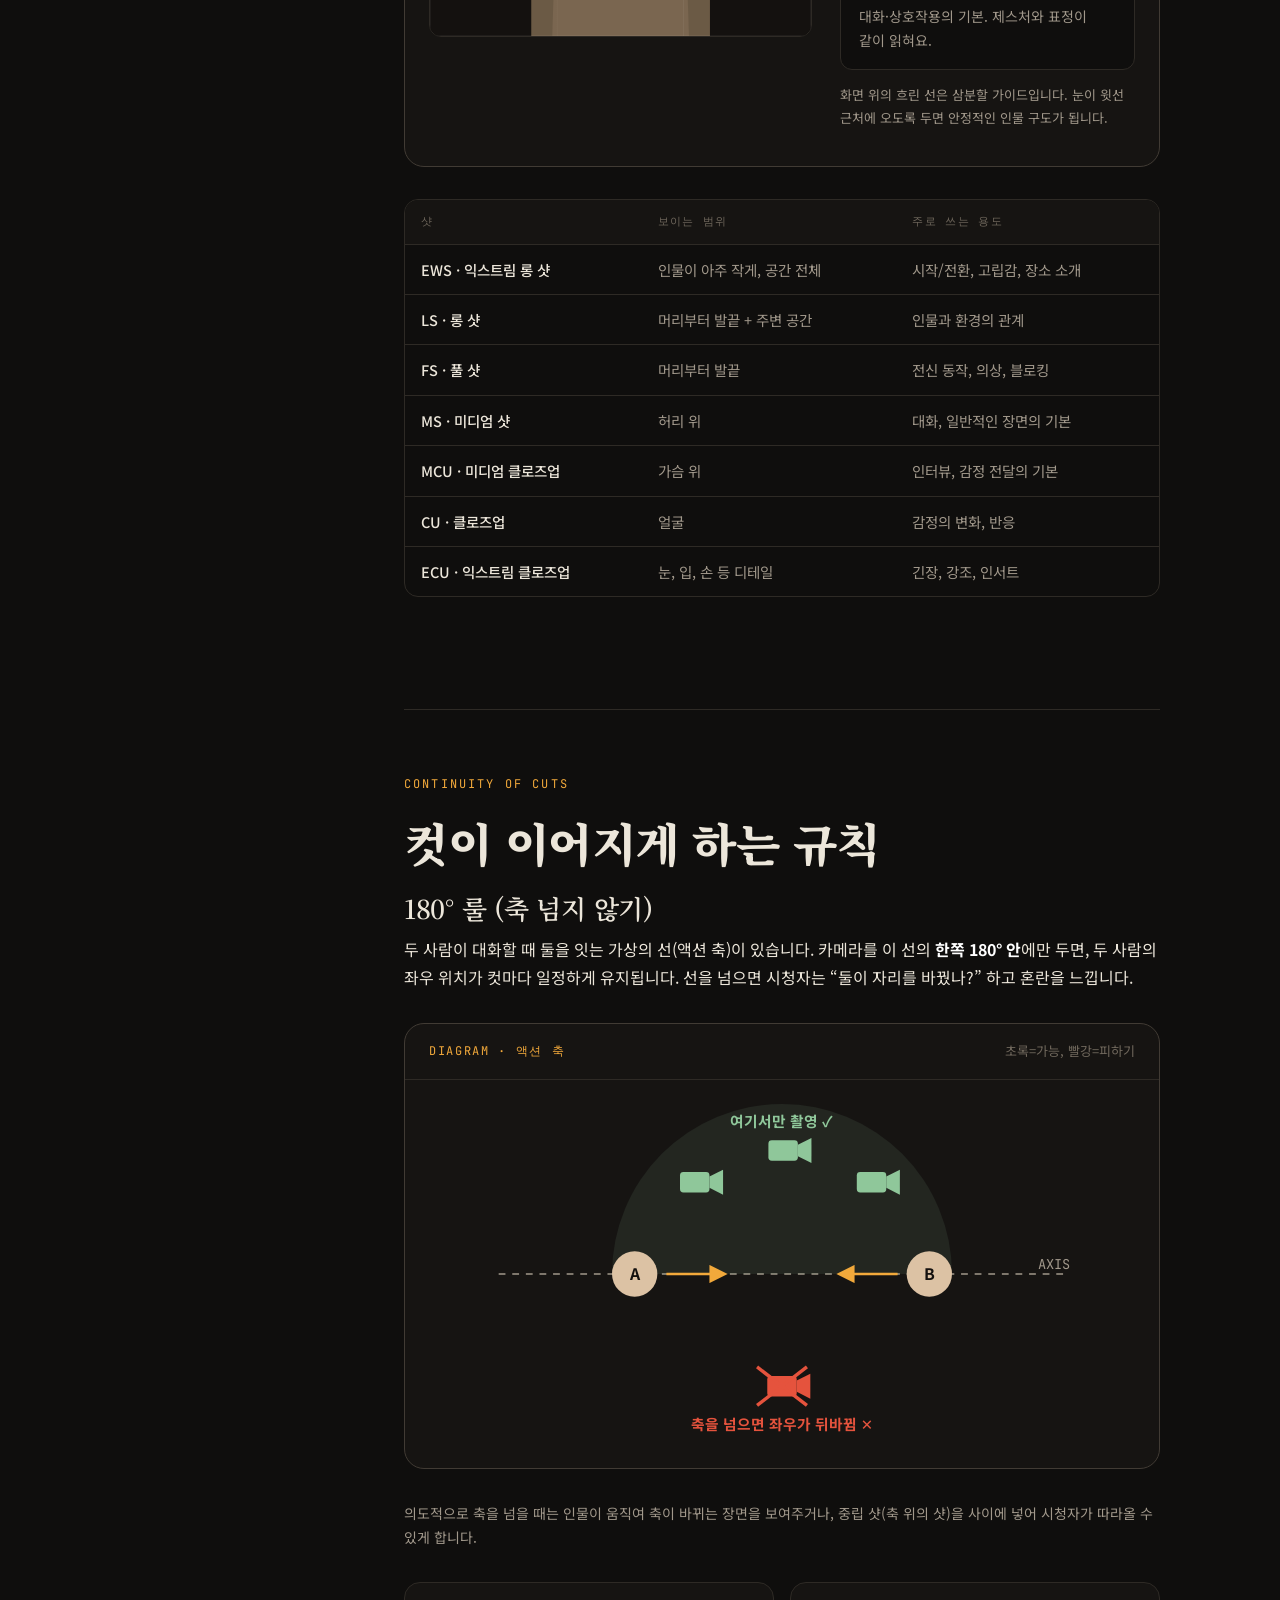
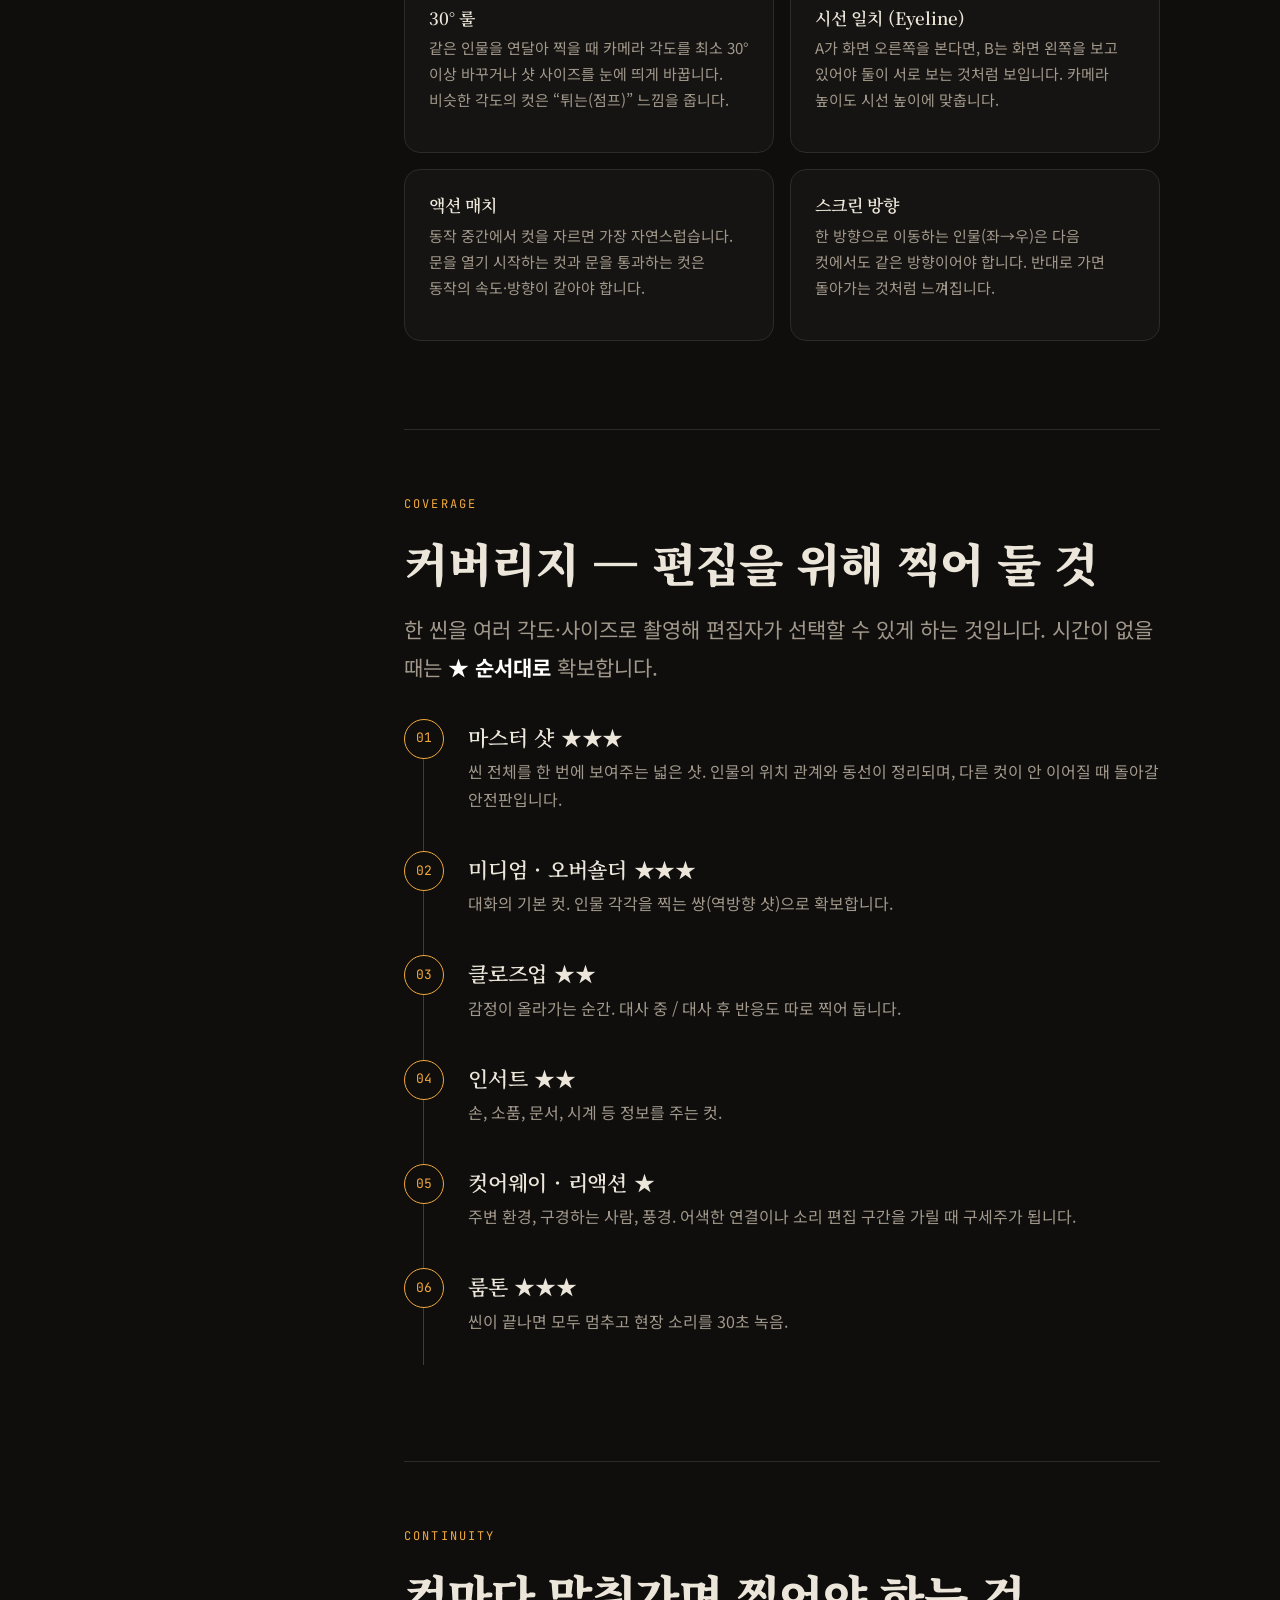
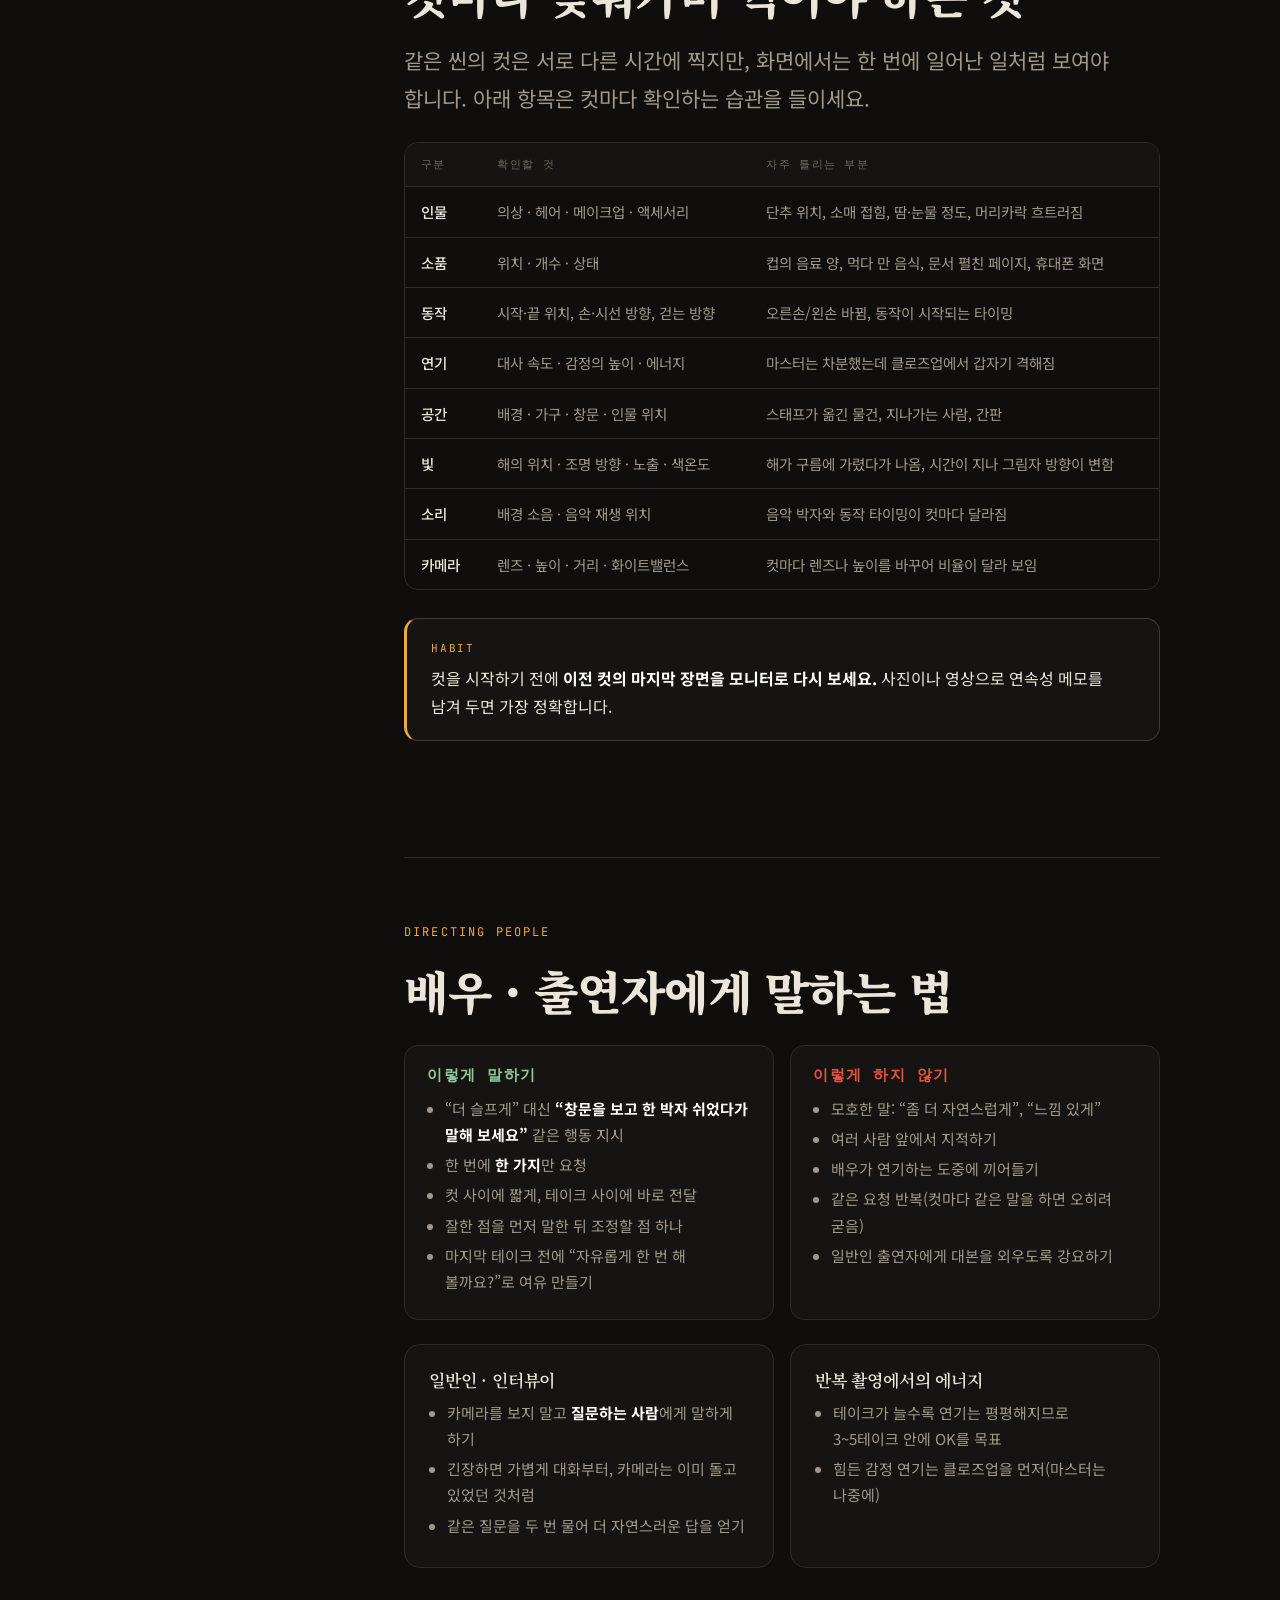
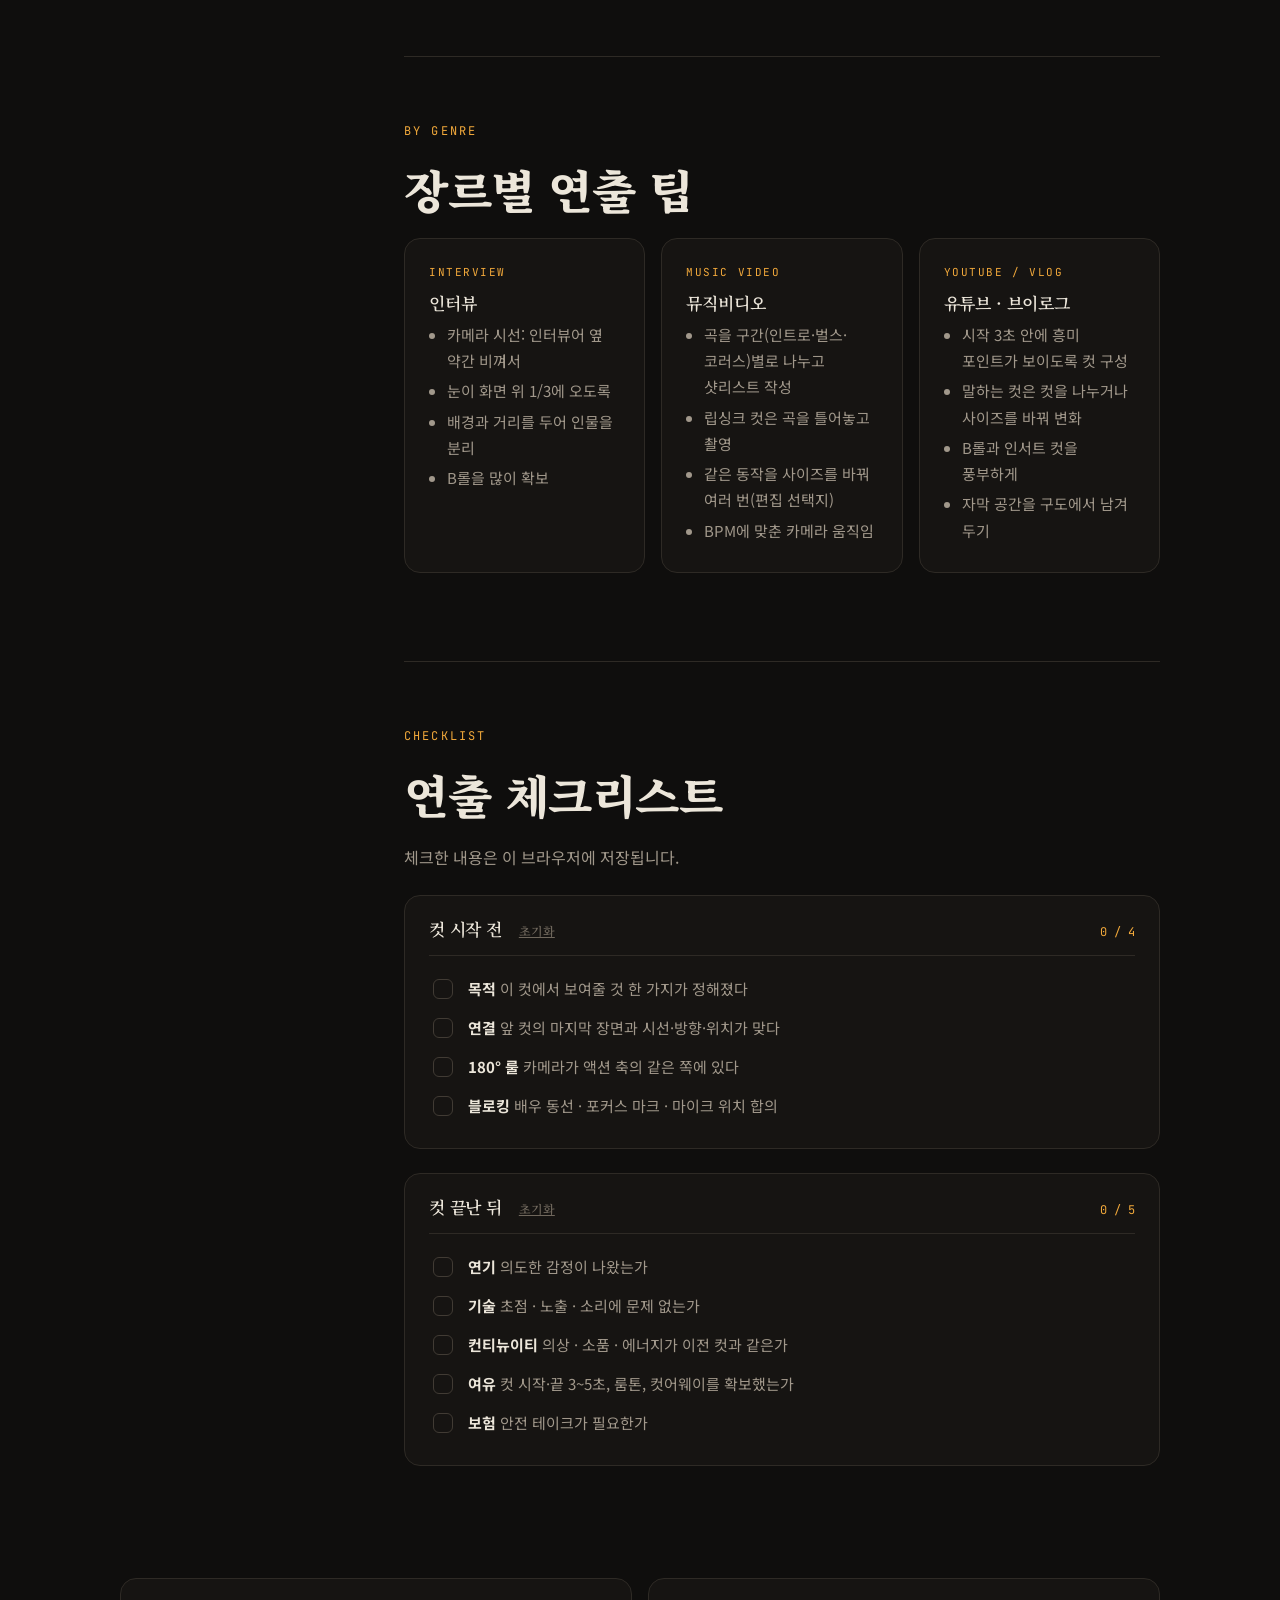
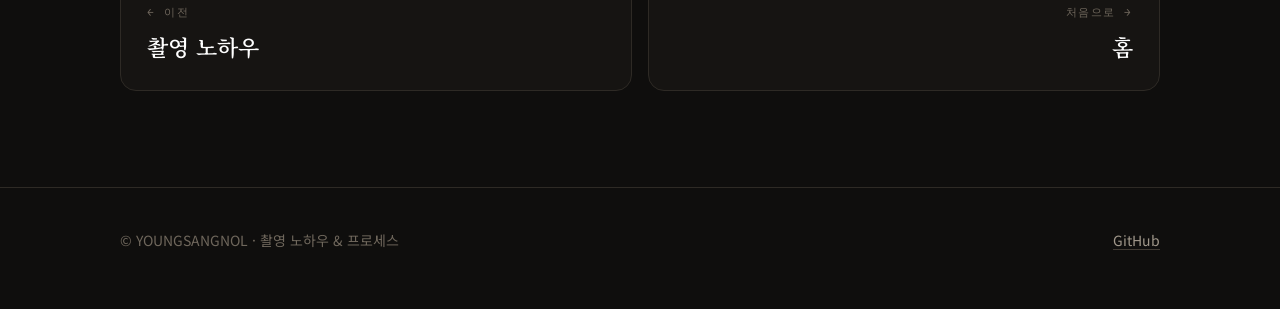
<file: directing.html>
<!doctype html>
<html lang="ko">
<head>
<meta charset="utf-8">
<meta name="viewport" content="width=device-width, initial-scale=1">
<title>연출 노하우 — YOUNGSANGNOL</title>
<meta name="description" content="샷 사이즈, 180° 룰, 커버리지, 컷마다 맞춰야 하는 컨티뉴이티와 배우에게 말하는 법. 샷 사이즈 시뮬레이터 포함.">
<link rel="preconnect" href="https://fonts.googleapis.com">
<link rel="preconnect" href="https://fonts.gstatic.com" crossorigin>
<link href="https://fonts.googleapis.com/css2?family=JetBrains+Mono:wght@400;500&family=Noto+Sans+KR:wght@400;500;700&family=Noto+Serif+KR:wght@600;900&display=swap" rel="stylesheet">
<link rel="stylesheet" href="assets/style.css">
<link rel="icon" href="data:image/svg+xml,%3Csvg xmlns='http://www.w3.org/2000/svg' viewBox='0 0 32 32'%3E%3Crect width='32' height='32' rx='7' fill='%230f0e0d'/%3E%3Ccircle cx='16' cy='16' r='6' fill='%23f2a93b'/%3E%3C/svg%3E">
</head>
<body>
<a class="skip" href="#main">본문으로 건너뛰기</a>

<header class="topbar">
  <div class="wrap">
    <a class="brand" href="index.html"><i></i>YOUNGSANGNOL</a>
    <button class="menu-btn" aria-expanded="false" aria-controls="nav">메뉴</button>
    <nav class="nav" id="nav" aria-label="주 메뉴">
      <a href="pre-production.html"><small>01</small>프리 프로덕션</a>
      <a href="production.html"><small>02</small>프로덕션</a>
      <a href="post-production.html"><small>03</small>포스트 프로덕션</a>
      <span class="sep"></span>
      <a href="camera.html">촬영 노하우</a>
      <a href="directing.html" aria-current="page">연출 노하우</a>
    </nav>
  </div>
</header>

<header class="page-head">
  <div class="wrap">
    <p class="crumbs"><a href="index.html">HOME</a> / DIRECTING</p>
    <p class="eyebrow">Directing craft</p>
    <h1>연출 노하우</h1>
    <p class="lede">연출은 “멋진 컷”을 만드는 일이 아니라 <strong>컷과 컷이 이어졌을 때 이야기가 되도록</strong> 만드는 일입니다. 한 컷을 찍을 때마다 앞뒤를 같이 보는 습관을 정리했습니다.</p>
  </div>
</header>

<main id="main" class="wrap" style="padding-top:clamp(40px,6vw,72px)">
  <div class="doc">
    <aside class="toc" aria-label="목차">
      <p>On this page</p>
      <ol>
        <li><a href="#basic">컷을 정하는 세 가지</a></li>
        <li><a href="#size">샷 사이즈</a></li>
        <li><a href="#rules">연결의 규칙</a></li>
        <li><a href="#coverage">커버리지</a></li>
        <li><a href="#continuity">컷마다 맞출 것</a></li>
        <li><a href="#actors">배우 디렉팅</a></li>
        <li><a href="#genre">장르별 팁</a></li>
        <li><a href="#checklist">연출 체크리스트</a></li>
      </ol>
    </aside>

    <div class="doc-body">

      <section id="basic">
        <p class="eyebrow">Start here</p>
        <h2>컷을 정하는 세 가지 질문</h2>
        <p class="lede">샷리스트에 있는 컷이라도, 찍기 전에 이 세 가지를 스스로 대답할 수 있어야 합니다.</p>
        <div class="grid-3">
          <div class="card"><span class="kicker">01</span><h4>이 컷에서 무엇을 보여주나?</h4><p>한 컷에는 정보를 하나만 담습니다. 인물의 표정인지, 공간인지, 손의 동작인지.</p></div>
          <div class="card"><span class="kicker">02</span><h4>어떤 감정이어야 하나?</h4><p>가까우면 친밀하거나 압박, 멀면 고립이나 객관. 사이즈·앵글·렌즈가 감정을 만듭니다.</p></div>
          <div class="card"><span class="kicker">03</span><h4>앞뒤 컷과 어떻게 이어지나?</h4><p>시선, 방향, 동작, 에너지가 이어지는지. 이어지지 않는다면 의도가 있는지.</p></div>
        </div>
      </section>

      <section id="size">
        <p class="eyebrow">Shot size</p>
        <h2>샷 사이즈</h2>
        <p class="lede">사이즈가 감정과 정보의 양을 결정합니다. 같은 사람, 같은 위치라도 카메라가 가까워질수록 시청자는 감정에 가까워집니다.</p>

        <div class="widget">
          <header><span>Tool 03 · 샷 사이즈 시뮬레이터</span><em>버튼을 눌러 화면이 어떻게 바뀌는지 확인</em></header>
          <div class="body" id="shotsim" style="grid-template-columns: minmax(0,1.3fr) minmax(0,1fr)">
            <div class="sim" aria-label="샷 사이즈 미리보기">
              <svg id="shotsim-svg" viewBox="-266.7 -160 533.4 300" preserveAspectRatio="xMidYMid slice" role="img" aria-label="인물 일러스트">
                <rect x="-900" y="-500" width="1800" height="1000" fill="#14110f"/>
                <rect x="-900" y="90" width="1800" height="400" fill="#1c1814"/>
                <line x1="-900" y1="90" x2="900" y2="90" stroke="#2e2a25" stroke-width="1"/>
                <!-- 창문 -->
                <rect x="110" y="-130" width="110" height="120" fill="#2a3552"/>
                <line x1="165" y1="-130" x2="165" y2="-10" stroke="#14110f" stroke-width="3"/>
                <line x1="110" y1="-70" x2="220" y2="-70" stroke="#14110f" stroke-width="3"/>
                <rect x="-230" y="-100" width="60" height="80" fill="#241f1a"/>
                <!-- 인물 -->
                <g>
                  <rect x="-24" y="10" width="21" height="78" rx="4" fill="#3b3a46"/>
                  <rect x="3" y="10" width="21" height="78" rx="4" fill="#3b3a46"/>
                  <ellipse cx="-14" cy="90" rx="15" ry="4" fill="#0c0b0a"/>
                  <ellipse cx="14" cy="90" rx="15" ry="4" fill="#0c0b0a"/>
                  <rect x="-40" y="-52" width="11" height="62" rx="5" fill="#6b5a45"/>
                  <rect x="29" y="-52" width="11" height="62" rx="5" fill="#6b5a45"/>
                  <path d="M-29 -50 Q-29 -57 -20 -57 L20 -57 Q29 -57 29 -50 L31 12 L-31 12 Z" fill="#7a6650"/>
                  <rect x="-6" y="-60" width="12" height="9" fill="#d3b79a"/>
                  <circle cx="0" cy="-73" r="18" fill="#dcc2a4"/>
                  <path d="M-19 -76 Q-18 -95 0 -95 Q18 -95 19 -76 Q10 -84 0 -84 Q-10 -84 -19 -76 Z" fill="#2a211a"/>
                  <circle cx="-6.5" cy="-72" r="1.7" fill="#1b1410"/>
                  <circle cx="6.5" cy="-72" r="1.7" fill="#1b1410"/>
                  <path d="M-5 -63 Q0 -60 5 -63" stroke="#8a5a4a" stroke-width="1.4" fill="none" stroke-linecap="round"/>
                </g>
              </svg>
              <div class="letterbox" aria-hidden="true"></div>
            </div>
            <div>
              <div class="seg" id="shotsim-btns" role="group" aria-label="샷 사이즈 선택">
                <button type="button" data-shot="ls" aria-pressed="false">LS</button>
                <button type="button" data-shot="fs" aria-pressed="false">FS</button>
                <button type="button" data-shot="ks" aria-pressed="false">KS</button>
                <button type="button" data-shot="ms" aria-pressed="true">MS</button>
                <button type="button" data-shot="mcu" aria-pressed="false">MCU</button>
                <button type="button" data-shot="cu" aria-pressed="false">CU</button>
                <button type="button" data-shot="ecu" aria-pressed="false">ECU</button>
              </div>
              <div class="stat" aria-live="polite">
                <small>선택한 샷</small>
                <strong id="shotsim-name" style="font-size:22px">미디엄 샷</strong>
                <p id="shotsim-use"></p>
              </div>
              <p class="muted" style="font-size:13px;margin-top:14px">화면 위의 흐린 선은 삼분할 가이드입니다. 눈이 윗선 근처에 오도록 두면 안정적인 인물 구도가 됩니다.</p>
            </div>
          </div>
        </div>

        <div class="table-wrap">
          <table>
            <thead><tr><th>샷</th><th>보이는 범위</th><th>주로 쓰는 용도</th></tr></thead>
            <tbody>
              <tr><td>EWS · 익스트림 롱 샷</td><td>인물이 아주 작게, 공간 전체</td><td>시작/전환, 고립감, 장소 소개</td></tr>
              <tr><td>LS · 롱 샷</td><td>머리부터 발끝 + 주변 공간</td><td>인물과 환경의 관계</td></tr>
              <tr><td>FS · 풀 샷</td><td>머리부터 발끝</td><td>전신 동작, 의상, 블로킹</td></tr>
              <tr><td>MS · 미디엄 샷</td><td>허리 위</td><td>대화, 일반적인 장면의 기본</td></tr>
              <tr><td>MCU · 미디엄 클로즈업</td><td>가슴 위</td><td>인터뷰, 감정 전달의 기본</td></tr>
              <tr><td>CU · 클로즈업</td><td>얼굴</td><td>감정의 변화, 반응</td></tr>
              <tr><td>ECU · 익스트림 클로즈업</td><td>눈, 입, 손 등 디테일</td><td>긴장, 강조, 인서트</td></tr>
            </tbody>
          </table>
        </div>
      </section>

      <section id="rules">
        <p class="eyebrow">Continuity of cuts</p>
        <h2>컷이 이어지게 하는 규칙</h2>

        <h3>180° 룰 (축 넘지 않기)</h3>
        <p>두 사람이 대화할 때 둘을 잇는 가상의 선(액션 축)이 있습니다. 카메라를 이 선의 <strong>한쪽 180° 안</strong>에만 두면, 두 사람의 좌우 위치가 컷마다 일정하게 유지됩니다. 선을 넘으면 시청자는 “둘이 자리를 바꿨나?” 하고 혼란을 느낍니다.</p>

        <div class="widget">
          <header><span>Diagram · 액션 축</span><em>초록=가능, 빨강=피하기</em></header>
          <div style="padding:24px">
            <svg viewBox="0 0 560 300" role="img" aria-label="180도 룰 다이어그램: 두 인물을 잇는 선의 한쪽에만 카메라를 둔다" style="width:100%;height:auto;max-height:340px">
              <!-- 축 -->
              <line x1="30" y1="150" x2="530" y2="150" stroke="#a1988b" stroke-width="1.5" stroke-dasharray="6 6"/>
              <text x="534" y="154" fill="#a1988b" font-size="12" font-family="JetBrains Mono, monospace" text-anchor="end" dy="-8">AXIS</text>
              <!-- 180 안전 영역 -->
              <path d="M130 150 A150 150 0 0 1 430 150 Z" fill="#8fc79a" opacity=".10"/>
              <!-- 인물 -->
              <circle cx="150" cy="150" r="20" fill="#dcc2a4"/>
              <circle cx="410" cy="150" r="20" fill="#dcc2a4"/>
              <text x="150" y="155" text-anchor="middle" font-size="14" font-weight="700" fill="#14110f">A</text>
              <text x="410" y="155" text-anchor="middle" font-size="14" font-weight="700" fill="#14110f">B</text>
              <path d="M178 150 L228 150" stroke="#f2a93b" stroke-width="2" marker-end="url(#ar)"/>
              <path d="M382 150 L332 150" stroke="#f2a93b" stroke-width="2" marker-end="url(#ar)"/>
              <defs><marker id="ar" markerWidth="8" markerHeight="8" refX="6" refY="4" orient="auto"><path d="M0 0 L8 4 L0 8 Z" fill="#f2a93b"/></marker></defs>
              <!-- 올바른 카메라 -->
              <g fill="#8fc79a">
                <rect x="190" y="60" width="26" height="18" rx="3"/><polygon points="216,64 228,58 228,80 216,74"/>
                <rect x="268" y="32" width="26" height="18" rx="3"/><polygon points="294,36 306,30 306,52 294,46"/>
                <rect x="346" y="60" width="26" height="18" rx="3"/><polygon points="372,64 384,58 384,80 372,74"/>
              </g>
              <text x="280" y="20" text-anchor="middle" font-size="13" fill="#8fc79a" font-weight="700">여기서만 촬영 ✓</text>
              <!-- 잘못된 카메라 -->
              <g fill="#e5533d">
                <rect x="267" y="240" width="26" height="18" rx="3"/><polygon points="293,244 305,238 305,260 293,254"/>
              </g>
              <path d="M258 232 L302 266 M302 232 L258 266" stroke="#e5533d" stroke-width="3"/>
              <text x="280" y="288" text-anchor="middle" font-size="13" fill="#e5533d" font-weight="700">축을 넘으면 좌우가 뒤바뀜 ✕</text>
            </svg>
          </div>
        </div>
        <p class="muted" style="font-size:14px">의도적으로 축을 넘을 때는 인물이 움직여 축이 바뀌는 장면을 보여주거나, 중립 샷(축 위의 샷)을 사이에 넣어 시청자가 따라올 수 있게 합니다.</p>

        <div class="grid-2" style="margin-top:32px">
          <div class="card">
            <h4>30° 룰</h4>
            <p>같은 인물을 연달아 찍을 때 카메라 각도를 최소 30° 이상 바꾸거나 샷 사이즈를 눈에 띄게 바꿉니다. 비슷한 각도의 컷은 “튀는(점프)” 느낌을 줍니다.</p>
          </div>
          <div class="card">
            <h4>시선 일치 (Eyeline)</h4>
            <p>A가 화면 오른쪽을 본다면, B는 화면 왼쪽을 보고 있어야 둘이 서로 보는 것처럼 보입니다. 카메라 높이도 시선 높이에 맞춥니다.</p>
          </div>
          <div class="card">
            <h4>액션 매치</h4>
            <p>동작 중간에서 컷을 자르면 가장 자연스럽습니다. 문을 열기 시작하는 컷과 문을 통과하는 컷은 동작의 속도·방향이 같아야 합니다.</p>
          </div>
          <div class="card">
            <h4>스크린 방향</h4>
            <p>한 방향으로 이동하는 인물(좌→우)은 다음 컷에서도 같은 방향이어야 합니다. 반대로 가면 돌아가는 것처럼 느껴집니다.</p>
          </div>
        </div>
      </section>

      <section id="coverage">
        <p class="eyebrow">Coverage</p>
        <h2>커버리지 — 편집을 위해 찍어 둘 것</h2>
        <p class="lede">한 씬을 여러 각도·사이즈로 촬영해 편집자가 선택할 수 있게 하는 것입니다. 시간이 없을 때는 <strong>★ 순서대로</strong> 확보합니다.</p>
        <ol class="steps">
          <li><h3>마스터 샷 ★★★</h3><p>씬 전체를 한 번에 보여주는 넓은 샷. 인물의 위치 관계와 동선이 정리되며, 다른 컷이 안 이어질 때 돌아갈 안전판입니다.</p></li>
          <li><h3>미디엄 · 오버숄더 ★★★</h3><p>대화의 기본 컷. 인물 각각을 찍는 쌍(역방향 샷)으로 확보합니다.</p></li>
          <li><h3>클로즈업 ★★</h3><p>감정이 올라가는 순간. 대사 중 / 대사 후 반응도 따로 찍어 둡니다.</p></li>
          <li><h3>인서트 ★★</h3><p>손, 소품, 문서, 시계 등 정보를 주는 컷.</p></li>
          <li><h3>컷어웨이 · 리액션 ★</h3><p>주변 환경, 구경하는 사람, 풍경. 어색한 연결이나 소리 편집 구간을 가릴 때 구세주가 됩니다.</p></li>
          <li><h3>룸톤 ★★★</h3><p>씬이 끝나면 모두 멈추고 현장 소리를 30초 녹음.</p></li>
        </ol>
      </section>

      <section id="continuity">
        <p class="eyebrow">Continuity</p>
        <h2>컷마다 맞춰가며 찍어야 하는 것</h2>
        <p class="lede">같은 씬의 컷은 서로 다른 시간에 찍지만, 화면에서는 한 번에 일어난 일처럼 보여야 합니다. 아래 항목은 컷마다 확인하는 습관을 들이세요.</p>

        <div class="table-wrap">
          <table>
            <thead><tr><th>구분</th><th>확인할 것</th><th>자주 틀리는 부분</th></tr></thead>
            <tbody>
              <tr><td>인물</td><td>의상 · 헤어 · 메이크업 · 액세서리</td><td>단추 위치, 소매 접힘, 땀·눈물 정도, 머리카락 흐트러짐</td></tr>
              <tr><td>소품</td><td>위치 · 개수 · 상태</td><td>컵의 음료 양, 먹다 만 음식, 문서 펼친 페이지, 휴대폰 화면</td></tr>
              <tr><td>동작</td><td>시작·끝 위치, 손·시선 방향, 걷는 방향</td><td>오른손/왼손 바뀜, 동작이 시작되는 타이밍</td></tr>
              <tr><td>연기</td><td>대사 속도 · 감정의 높이 · 에너지</td><td>마스터는 차분했는데 클로즈업에서 갑자기 격해짐</td></tr>
              <tr><td>공간</td><td>배경 · 가구 · 창문 · 인물 위치</td><td>스태프가 옮긴 물건, 지나가는 사람, 간판</td></tr>
              <tr><td>빛</td><td>해의 위치 · 조명 방향 · 노출 · 색온도</td><td>해가 구름에 가렸다가 나옴, 시간이 지나 그림자 방향이 변함</td></tr>
              <tr><td>소리</td><td>배경 소음 · 음악 재생 위치</td><td>음악 박자와 동작 타이밍이 컷마다 달라짐</td></tr>
              <tr><td>카메라</td><td>렌즈 · 높이 · 거리 · 화이트밸런스</td><td>컷마다 렌즈나 높이를 바꾸어 비율이 달라 보임</td></tr>
            </tbody>
          </table>
        </div>
        <div class="callout">
          <span class="label">Habit</span>
          <p>컷을 시작하기 전에 <strong>이전 컷의 마지막 장면을 모니터로 다시 보세요.</strong> 사진이나 영상으로 연속성 메모를 남겨 두면 가장 정확합니다.</p>
        </div>
      </section>

      <section id="actors">
        <p class="eyebrow">Directing people</p>
        <h2>배우 · 출연자에게 말하는 법</h2>
        <div class="dd">
          <div class="do">
            <h4>이렇게 말하기</h4>
            <ul>
              <li>“더 슬프게” 대신 <strong>“창문을 보고 한 박자 쉬었다가 말해 보세요”</strong> 같은 행동 지시</li>
              <li>한 번에 <strong>한 가지</strong>만 요청</li>
              <li>컷 사이에 짧게, 테이크 사이에 바로 전달</li>
              <li>잘한 점을 먼저 말한 뒤 조정할 점 하나</li>
              <li>마지막 테이크 전에 “자유롭게 한 번 해 볼까요?”로 여유 만들기</li>
            </ul>
          </div>
          <div class="dont">
            <h4>이렇게 하지 않기</h4>
            <ul>
              <li>모호한 말: “좀 더 자연스럽게”, “느낌 있게”</li>
              <li>여러 사람 앞에서 지적하기</li>
              <li>배우가 연기하는 도중에 끼어들기</li>
              <li>같은 요청 반복(컷마다 같은 말을 하면 오히려 굳음)</li>
              <li>일반인 출연자에게 대본을 외우도록 강요하기</li>
            </ul>
          </div>
        </div>
        <div class="grid-2">
          <div class="card"><h4>일반인 · 인터뷰이</h4><ul><li>카메라를 보지 말고 <strong>질문하는 사람</strong>에게 말하게 하기</li><li>긴장하면 가볍게 대화부터, 카메라는 이미 돌고 있었던 것처럼</li><li>같은 질문을 두 번 물어 더 자연스러운 답을 얻기</li></ul></div>
          <div class="card"><h4>반복 촬영에서의 에너지</h4><ul><li>테이크가 늘수록 연기는 평평해지므로 3~5테이크 안에 OK를 목표</li><li>힘든 감정 연기는 클로즈업을 먼저(마스터는 나중에)</li></ul></div>
        </div>
      </section>

      <section id="genre">
        <p class="eyebrow">By genre</p>
        <h2>장르별 연출 팁</h2>
        <div class="grid-3">
          <div class="card">
            <span class="kicker">Interview</span>
            <h4>인터뷰</h4>
            <ul><li>카메라 시선: 인터뷰어 옆 약간 비껴서</li><li>눈이 화면 위 1/3에 오도록</li><li>배경과 거리를 두어 인물을 분리</li><li>B롤을 많이 확보</li></ul>
          </div>
          <div class="card">
            <span class="kicker">Music video</span>
            <h4>뮤직비디오</h4>
            <ul><li>곡을 구간(인트로·벌스·코러스)별로 나누고 샷리스트 작성</li><li>립싱크 컷은 곡을 틀어놓고 촬영</li><li>같은 동작을 사이즈를 바꿔 여러 번(편집 선택지)</li><li>BPM에 맞춘 카메라 움직임</li></ul>
          </div>
          <div class="card">
            <span class="kicker">YouTube / Vlog</span>
            <h4>유튜브 · 브이로그</h4>
            <ul><li>시작 3초 안에 흥미 포인트가 보이도록 컷 구성</li><li>말하는 컷은 컷을 나누거나 사이즈를 바꿔 변화</li><li>B롤과 인서트 컷을 풍부하게</li><li>자막 공간을 구도에서 남겨 두기</li></ul>
          </div>
        </div>
      </section>

      <section id="checklist">
        <p class="eyebrow">Checklist</p>
        <h2>연출 체크리스트</h2>
        <p class="muted">체크한 내용은 이 브라우저에 저장됩니다.</p>
        <div class="checks" data-id="dir-before">
          <header><h4>컷 시작 전 <button class="reset" type="button">초기화</button></h4><span class="count">0 / 0</span></header>
          <label class="check"><input type="checkbox"><span><b>목적</b> 이 컷에서 보여줄 것 한 가지가 정해졌다</span></label>
          <label class="check"><input type="checkbox"><span><b>연결</b> 앞 컷의 마지막 장면과 시선·방향·위치가 맞다</span></label>
          <label class="check"><input type="checkbox"><span><b>180° 룰</b> 카메라가 액션 축의 같은 쪽에 있다</span></label>
          <label class="check"><input type="checkbox"><span><b>블로킹</b> 배우 동선 · 포커스 마크 · 마이크 위치 합의</span></label>
        </div>
        <div class="checks" data-id="dir-after">
          <header><h4>컷 끝난 뒤 <button class="reset" type="button">초기화</button></h4><span class="count">0 / 0</span></header>
          <label class="check"><input type="checkbox"><span><b>연기</b> 의도한 감정이 나왔는가</span></label>
          <label class="check"><input type="checkbox"><span><b>기술</b> 초점 · 노출 · 소리에 문제 없는가</span></label>
          <label class="check"><input type="checkbox"><span><b>컨티뉴이티</b> 의상 · 소품 · 에너지가 이전 컷과 같은가</span></label>
          <label class="check"><input type="checkbox"><span><b>여유</b> 컷 시작·끝 3~5초, 룸톤, 컷어웨이를 확보했는가</span></label>
          <label class="check"><input type="checkbox"><span><b>보험</b> 안전 테이크가 필요한가</span></label>
        </div>
      </section>

    </div>
  </div>

  <nav class="pager" aria-label="이전 다음">
    <a class="prev" href="camera.html"><small>← 이전</small><strong>촬영 노하우</strong></a>
    <a class="next" href="index.html"><small>처음으로 →</small><strong>홈</strong></a>
  </nav>
</main>

<footer>
  <div class="wrap">
    <span>© YOUNGSANGNOL · 촬영 노하우 &amp; 프로세스</span>
    <span><a href="https://github.com/delveintona/YOUNGSANGNOL">GitHub</a></span>
  </div>
</footer>

<script src="assets/app.js"></script>
</body>
</html>
</file>
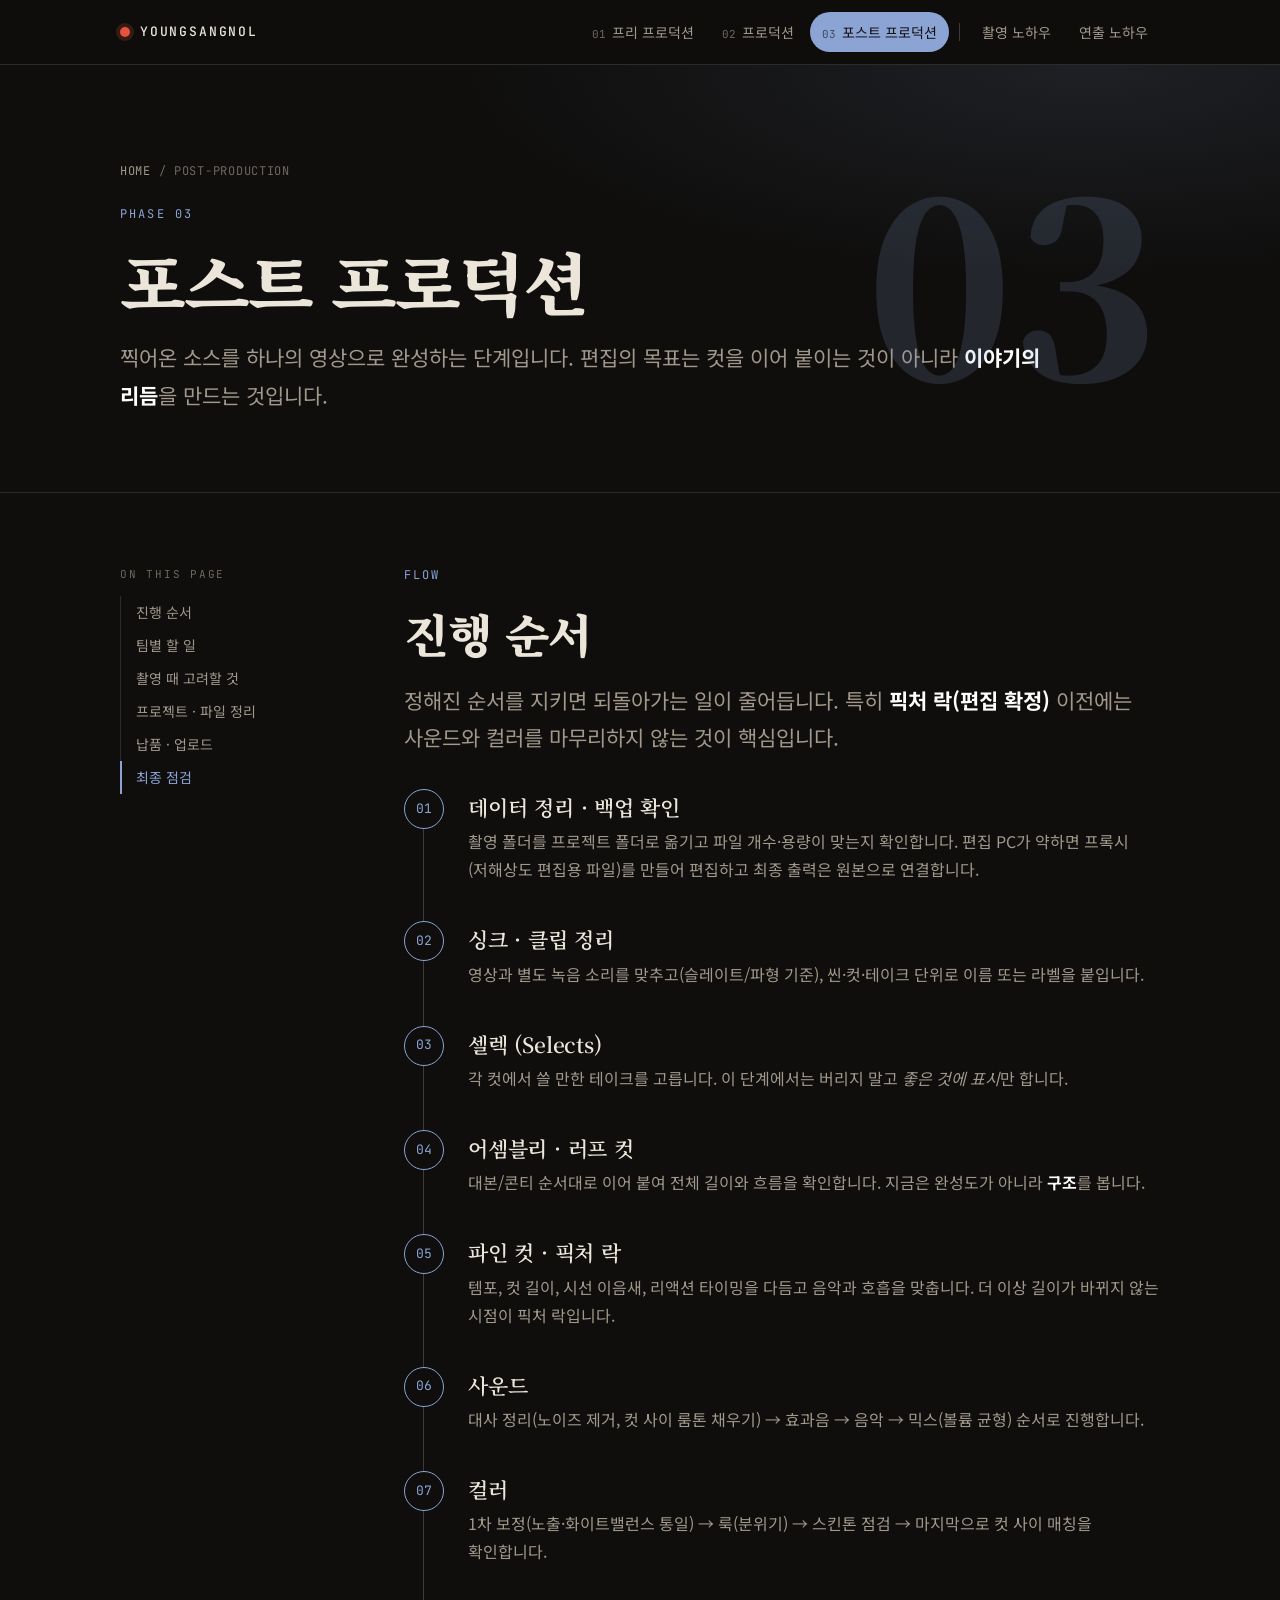
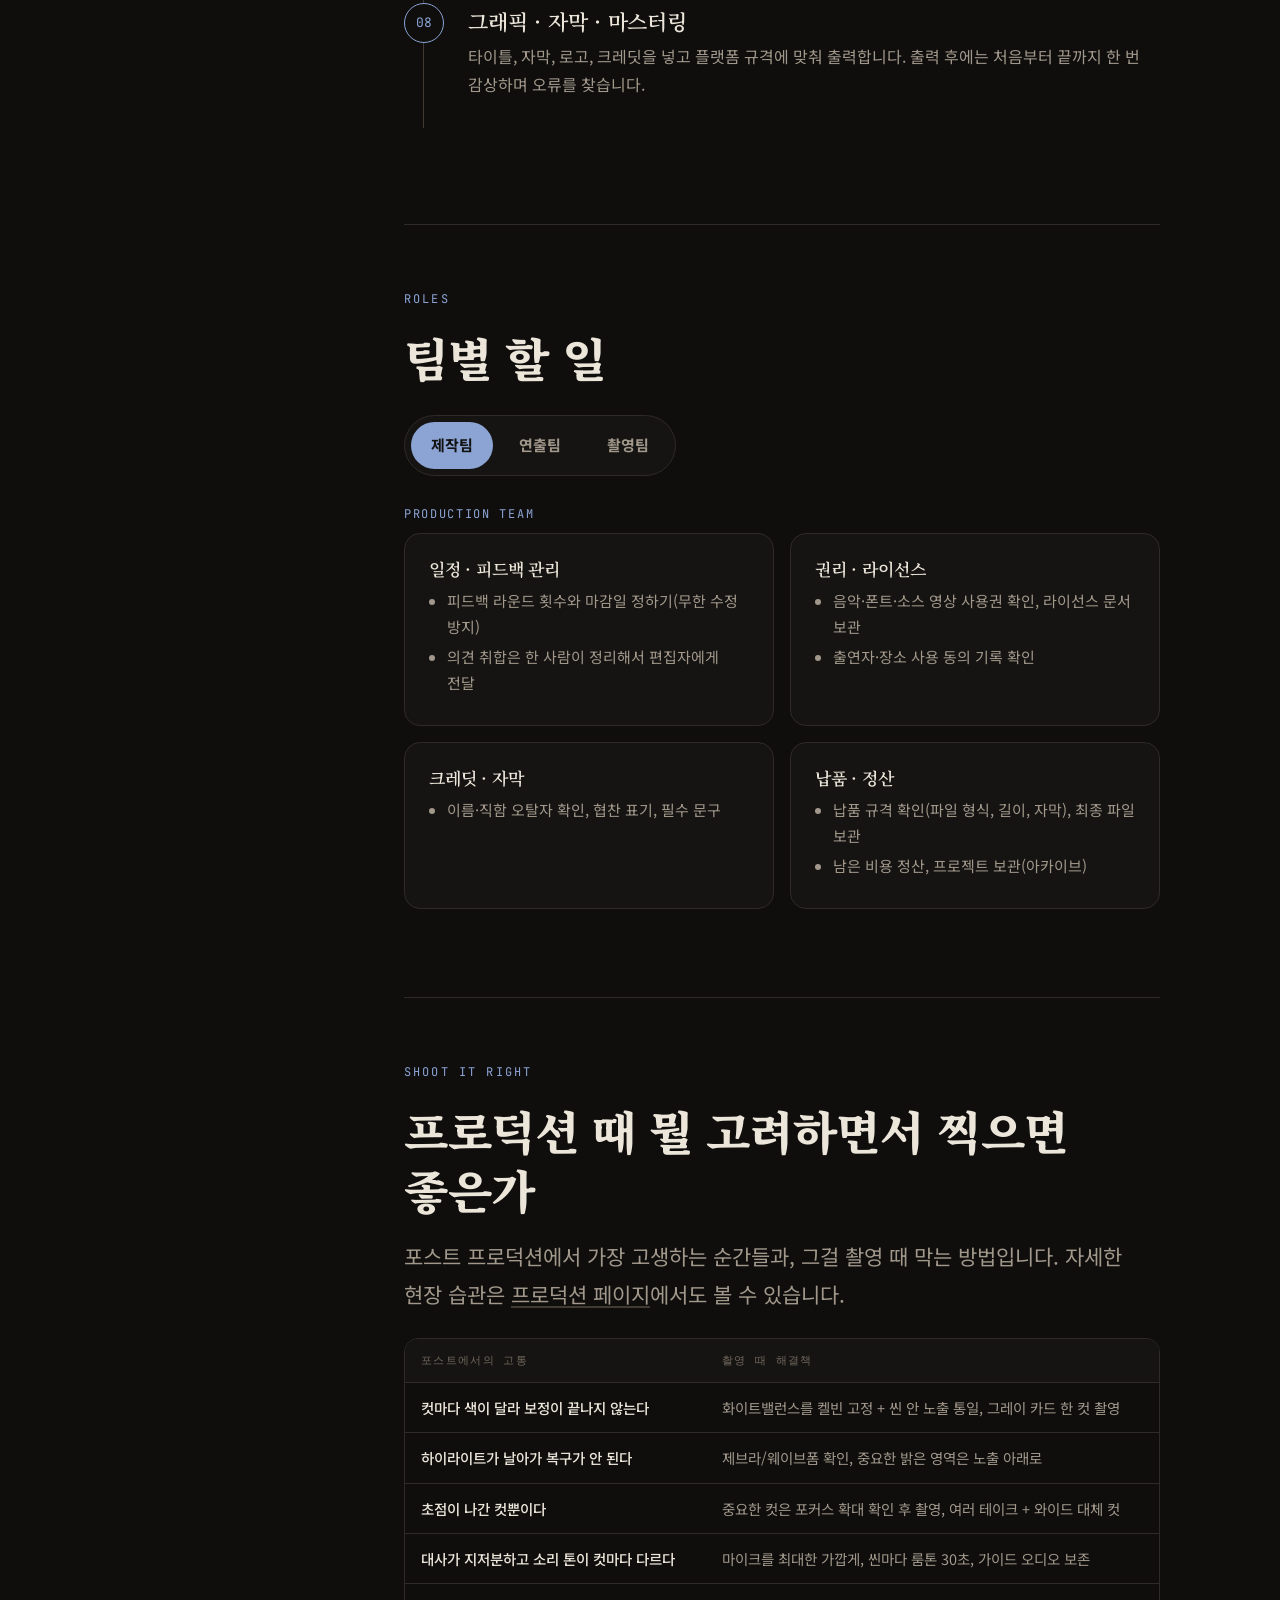
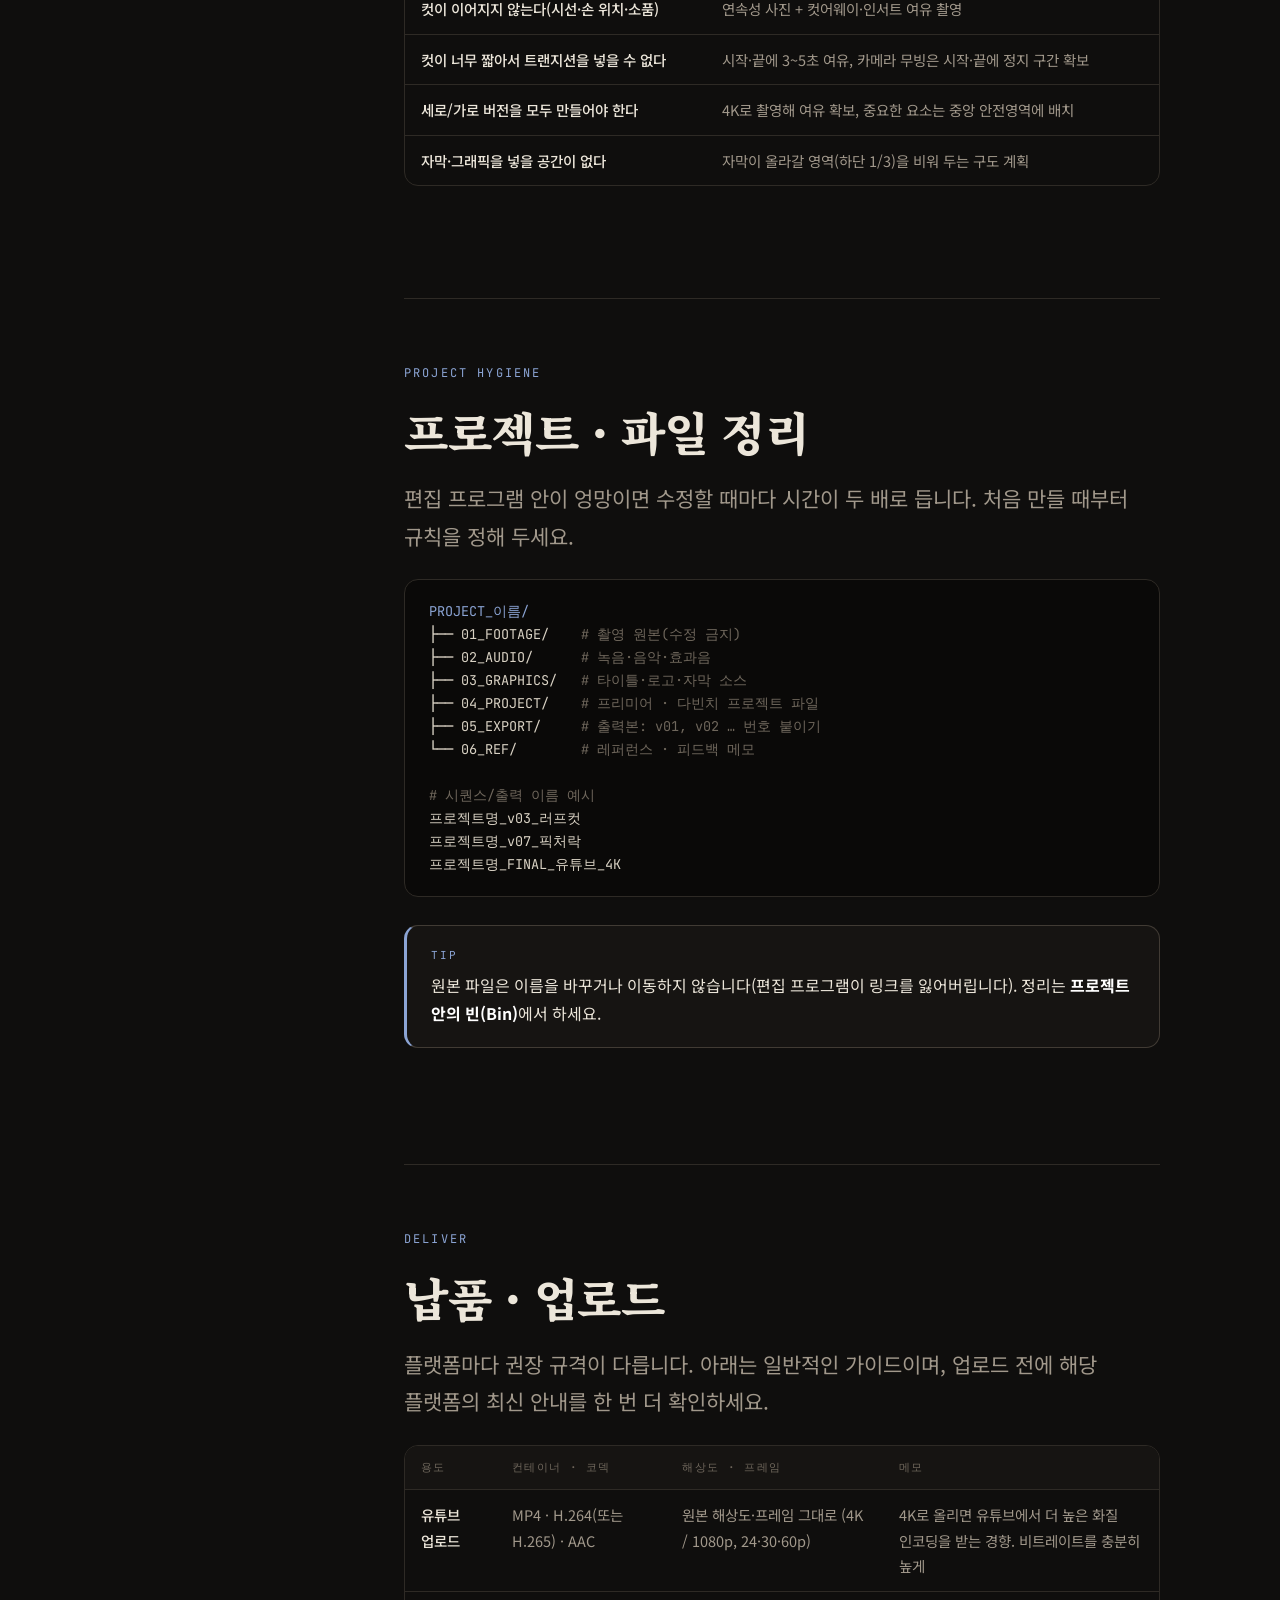
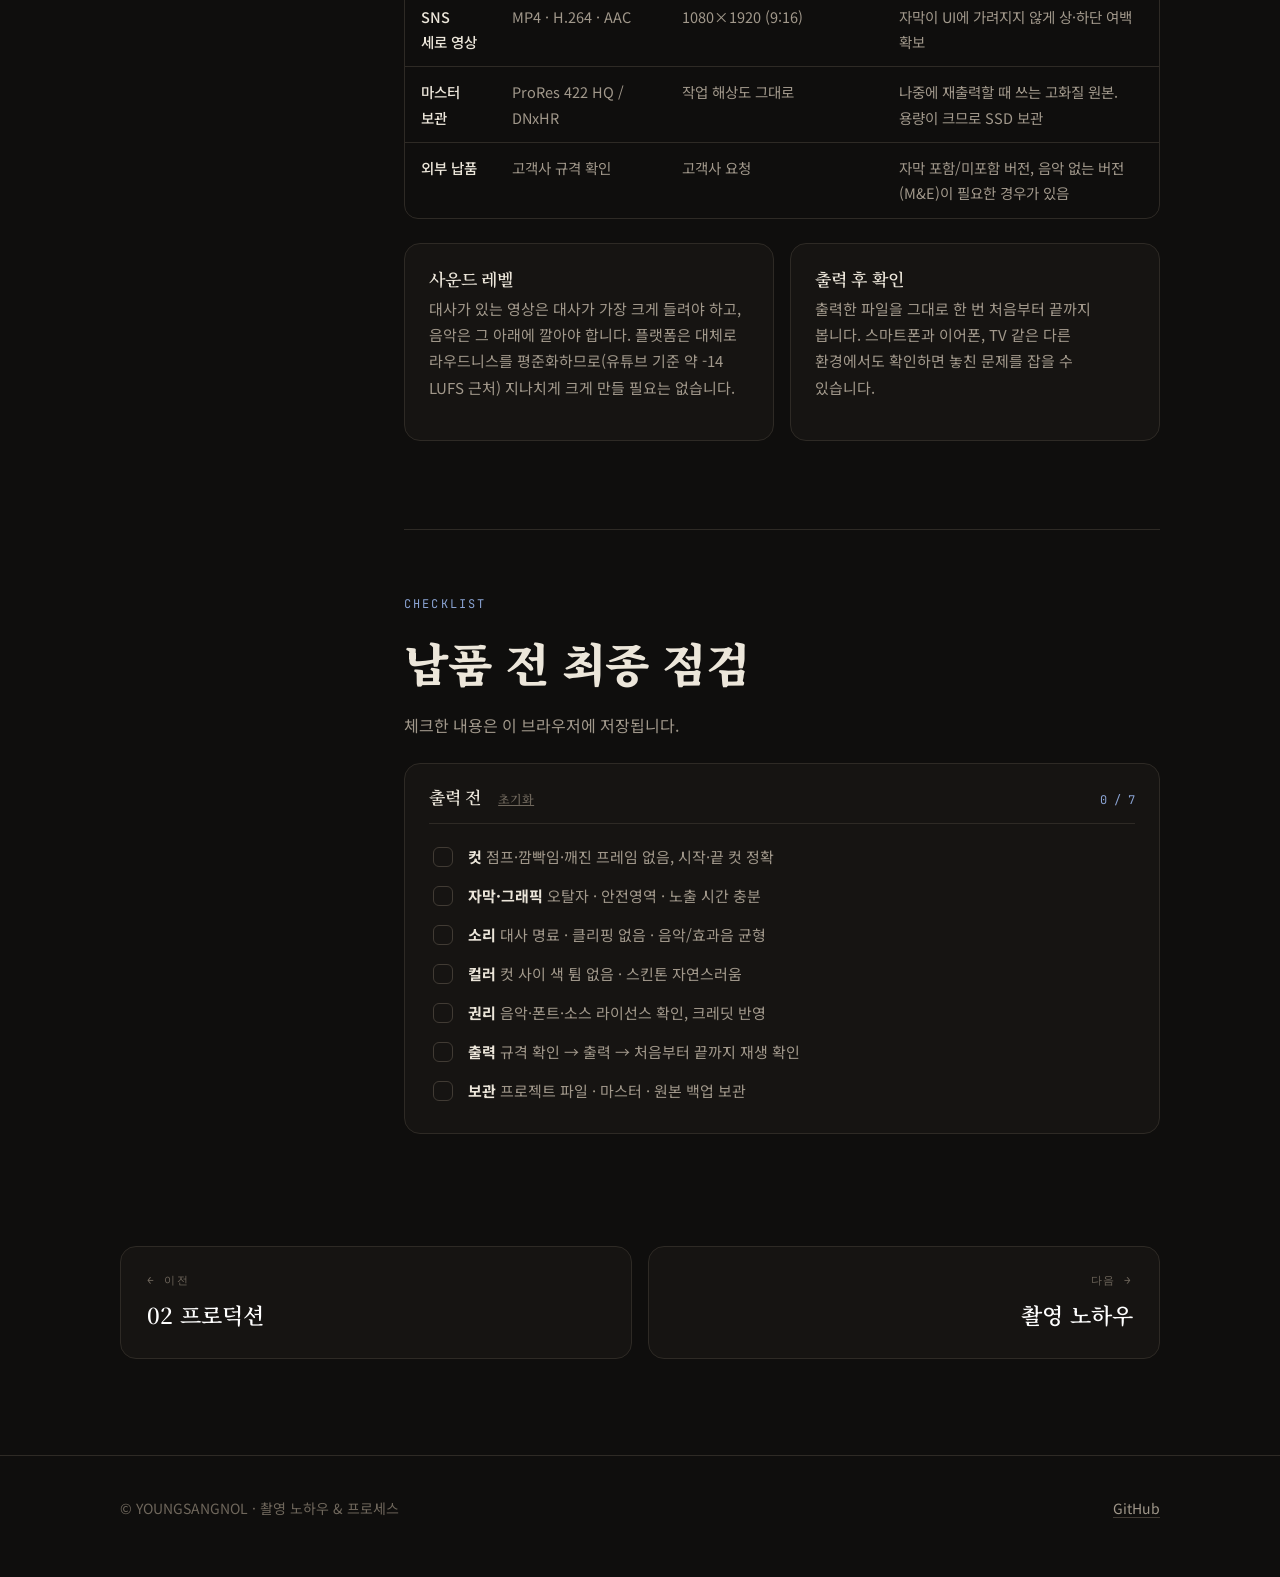
<file: post-production.html>
<!doctype html>
<html lang="ko">
<head>
<meta charset="utf-8">
<meta name="viewport" content="width=device-width, initial-scale=1">
<title>03 포스트 프로덕션 — YOUNGSANGNOL</title>
<meta name="description" content="찍은 것을 영화로 만드는 단계. 데이터 정리, 편집, 사운드, 컬러, 납품의 진행 순서와 팀별 할 일, 그리고 촬영 때 무엇을 고려하면 좋은지.">
<link rel="preconnect" href="https://fonts.googleapis.com">
<link rel="preconnect" href="https://fonts.gstatic.com" crossorigin>
<link href="https://fonts.googleapis.com/css2?family=JetBrains+Mono:wght@400;500&family=Noto+Sans+KR:wght@400;500;700&family=Noto+Serif+KR:wght@600;900&display=swap" rel="stylesheet">
<link rel="stylesheet" href="assets/style.css">
<link rel="icon" href="data:image/svg+xml,%3Csvg xmlns='http://www.w3.org/2000/svg' viewBox='0 0 32 32'%3E%3Crect width='32' height='32' rx='7' fill='%230f0e0d'/%3E%3Ccircle cx='16' cy='16' r='6' fill='%238ba4d4'/%3E%3C/svg%3E">
</head>
<body data-phase="post">
<a class="skip" href="#main">본문으로 건너뛰기</a>

<header class="topbar">
  <div class="wrap">
    <a class="brand" href="index.html"><i></i>YOUNGSANGNOL</a>
    <button class="menu-btn" aria-expanded="false" aria-controls="nav">메뉴</button>
    <nav class="nav" id="nav" aria-label="주 메뉴">
      <a href="pre-production.html"><small>01</small>프리 프로덕션</a>
      <a href="production.html"><small>02</small>프로덕션</a>
      <a href="post-production.html" aria-current="page"><small>03</small>포스트 프로덕션</a>
      <span class="sep"></span>
      <a href="camera.html">촬영 노하우</a>
      <a href="directing.html">연출 노하우</a>
    </nav>
  </div>
</header>

<header class="page-head">
  <div class="wrap">
    <div class="bignum" aria-hidden="true">03</div>
    <p class="crumbs"><a href="index.html">HOME</a> / POST-PRODUCTION</p>
    <p class="eyebrow">Phase 03</p>
    <h1>포스트 프로덕션</h1>
    <p class="lede">찍어온 소스를 하나의 영상으로 완성하는 단계입니다. 편집의 목표는 컷을 이어 붙이는 것이 아니라 <strong>이야기의 리듬</strong>을 만드는 것입니다.</p>
  </div>
</header>

<main id="main" class="wrap" style="padding-top:clamp(40px,6vw,72px)">
  <div class="doc">
    <aside class="toc" aria-label="목차">
      <p>On this page</p>
      <ol>
        <li><a href="#flow">진행 순서</a></li>
        <li><a href="#roles">팀별 할 일</a></li>
        <li><a href="#from-set">촬영 때 고려할 것</a></li>
        <li><a href="#project">프로젝트 · 파일 정리</a></li>
        <li><a href="#deliver">납품 · 업로드</a></li>
        <li><a href="#checklist">최종 점검</a></li>
      </ol>
    </aside>

    <div class="doc-body">

      <section id="flow">
        <p class="eyebrow">Flow</p>
        <h2>진행 순서</h2>
        <p class="lede">정해진 순서를 지키면 되돌아가는 일이 줄어듭니다. 특히 <strong>픽처 락(편집 확정)</strong> 이전에는 사운드와 컬러를 마무리하지 않는 것이 핵심입니다.</p>
        <ol class="steps">
          <li>
            <h3>데이터 정리 · 백업 확인</h3>
            <p>촬영 폴더를 프로젝트 폴더로 옮기고 파일 개수·용량이 맞는지 확인합니다. 편집 PC가 약하면 프록시(저해상도 편집용 파일)를 만들어 편집하고 최종 출력은 원본으로 연결합니다.</p>
          </li>
          <li>
            <h3>싱크 · 클립 정리</h3>
            <p>영상과 별도 녹음 소리를 맞추고(슬레이트/파형 기준), 씬·컷·테이크 단위로 이름 또는 라벨을 붙입니다.</p>
          </li>
          <li>
            <h3>셀렉 (Selects)</h3>
            <p>각 컷에서 쓸 만한 테이크를 고릅니다. 이 단계에서는 버리지 말고 <em>좋은 것에 표시</em>만 합니다.</p>
          </li>
          <li>
            <h3>어셈블리 · 러프 컷</h3>
            <p>대본/콘티 순서대로 이어 붙여 전체 길이와 흐름을 확인합니다. 지금은 완성도가 아니라 <strong>구조</strong>를 봅니다.</p>
          </li>
          <li>
            <h3>파인 컷 · 픽처 락</h3>
            <p>템포, 컷 길이, 시선 이음새, 리액션 타이밍을 다듬고 음악과 호흡을 맞춥니다. 더 이상 길이가 바뀌지 않는 시점이 픽처 락입니다.</p>
          </li>
          <li>
            <h3>사운드</h3>
            <p>대사 정리(노이즈 제거, 컷 사이 룸톤 채우기) → 효과음 → 음악 → 믹스(볼륨 균형) 순서로 진행합니다.</p>
          </li>
          <li>
            <h3>컬러</h3>
            <p>1차 보정(노출·화이트밸런스 통일) → 룩(분위기) → 스킨톤 점검 → 마지막으로 컷 사이 매칭을 확인합니다.</p>
          </li>
          <li>
            <h3>그래픽 · 자막 · 마스터링</h3>
            <p>타이틀, 자막, 로고, 크레딧을 넣고 플랫폼 규격에 맞춰 출력합니다. 출력 후에는 처음부터 끝까지 한 번 감상하며 오류를 찾습니다.</p>
          </li>
        </ol>
      </section>

      <section id="roles">
        <p class="eyebrow">Roles</p>
        <h2>팀별 할 일</h2>
        <div class="tabs">
          <div class="tab-list" role="tablist" aria-label="역할 선택">
            <button role="tab" id="t-production" aria-controls="role-production" aria-selected="true">제작팀</button>
            <button role="tab" id="t-directing" aria-controls="role-directing" aria-selected="false">연출팀</button>
            <button role="tab" id="t-camera" aria-controls="role-camera" aria-selected="false">촬영팀</button>
          </div>

          <div class="tab-panel" id="role-production" role="tabpanel" aria-labelledby="t-production">
            <p class="panel-title">Production team</p>
            <div class="grid-2">
              <div class="card"><h4>일정 · 피드백 관리</h4><ul><li>피드백 라운드 횟수와 마감일 정하기(무한 수정 방지)</li><li>의견 취합은 한 사람이 정리해서 편집자에게 전달</li></ul></div>
              <div class="card"><h4>권리 · 라이선스</h4><ul><li>음악·폰트·소스 영상 사용권 확인, 라이선스 문서 보관</li><li>출연자·장소 사용 동의 기록 확인</li></ul></div>
              <div class="card"><h4>크레딧 · 자막</h4><ul><li>이름·직함 오탈자 확인, 협찬 표기, 필수 문구</li></ul></div>
              <div class="card"><h4>납품 · 정산</h4><ul><li>납품 규격 확인(파일 형식, 길이, 자막), 최종 파일 보관</li><li>남은 비용 정산, 프로젝트 보관(아카이브)</li></ul></div>
            </div>
          </div>

          <div class="tab-panel" id="role-directing" role="tabpanel" aria-labelledby="t-directing" hidden>
            <p class="panel-title">Directing team</p>
            <div class="grid-2">
              <div class="card"><h4>편집 디렉팅</h4><ul><li>컷 선택 기준 공유: 연기·감정·연결·템포 중 무엇이 우선인지</li><li>러프 컷에서는 구조, 파인 컷에서는 호흡</li></ul></div>
              <div class="card"><h4>템포 · 리듬</h4><ul><li>정보가 많은 곳은 천천히, 반복되는 곳은 빠르게</li><li>음악과 컷 포인트(박자/가사)를 함께 설계</li></ul></div>
              <div class="card"><h4>피드백 방식</h4><ul><li>“어색해” 대신 <strong>타임코드 + 이유 + 원하는 방향</strong></li><li>큰 구조 → 작은 컷 순서로 피드백</li></ul></div>
              <div class="card"><h4>마지막 확인</h4><ul><li>처음부터 끝까지 시청, 첫 30초와 마지막 30초 집중 점검</li></ul></div>
            </div>
          </div>

          <div class="tab-panel" id="role-camera" role="tabpanel" aria-labelledby="t-camera" hidden>
            <p class="panel-title">Camera team</p>
            <div class="grid-2">
              <div class="card"><h4>데이터 · 프록시</h4><ul><li>원본 미디어를 정리해 편집자에게 전달</li><li>프록시와 원본 파일명이 일치하는지 확인</li></ul></div>
              <div class="card"><h4>컬러 파이프라인</h4><ul><li>Log → Rec.709 변환 LUT 적용, 컬러 관리 방식 통일</li><li>씬별 노출 편차를 먼저 맞춘 뒤 룩 입히기</li></ul></div>
              <div class="card"><h4>스킨톤 · 컷 매칭</h4><ul><li>피부색, 하늘색, 흰색의 균형 점검</li><li>컷 사이 색온도·밝기가 튀는 곳 찾기</li></ul></div>
              <div class="card"><h4>보정 · 합성 소스</h4><ul><li>안정화(흔들림 보정), 크롭, 리프레이밍, 지우기 작업</li><li>클린 플레이트와 참고 사진 활용</li></ul></div>
            </div>
          </div>
        </div>
      </section>

      <section id="from-set">
        <p class="eyebrow">Shoot it right</p>
        <h2>프로덕션 때 뭘 고려하면서 찍으면 좋은가</h2>
        <p class="lede">포스트 프로덕션에서 가장 고생하는 순간들과, 그걸 촬영 때 막는 방법입니다. 자세한 현장 습관은 <a href="production.html#for-post">프로덕션 페이지</a>에서도 볼 수 있습니다.</p>

        <div class="table-wrap">
          <table>
            <thead><tr><th>포스트에서의 고통</th><th>촬영 때 해결책</th></tr></thead>
            <tbody>
              <tr><td>컷마다 색이 달라 보정이 끝나지 않는다</td><td>화이트밸런스를 켈빈 고정 + 씬 안 노출 통일, 그레이 카드 한 컷 촬영</td></tr>
              <tr><td>하이라이트가 날아가 복구가 안 된다</td><td>제브라/웨이브폼 확인, 중요한 밝은 영역은 노출 아래로</td></tr>
              <tr><td>초점이 나간 컷뿐이다</td><td>중요한 컷은 포커스 확대 확인 후 촬영, 여러 테이크 + 와이드 대체 컷</td></tr>
              <tr><td>대사가 지저분하고 소리 톤이 컷마다 다르다</td><td>마이크를 최대한 가깝게, 씬마다 룸톤 30초, 가이드 오디오 보존</td></tr>
              <tr><td>컷이 이어지지 않는다(시선·손 위치·소품)</td><td>연속성 사진 + 컷어웨이·인서트 여유 촬영</td></tr>
              <tr><td>컷이 너무 짧아서 트랜지션을 넣을 수 없다</td><td>시작·끝에 3~5초 여유, 카메라 무빙은 시작·끝에 정지 구간 확보</td></tr>
              <tr><td>세로/가로 버전을 모두 만들어야 한다</td><td>4K로 촬영해 여유 확보, 중요한 요소는 중앙 안전영역에 배치</td></tr>
              <tr><td>자막·그래픽을 넣을 공간이 없다</td><td>자막이 올라갈 영역(하단 1/3)을 비워 두는 구도 계획</td></tr>
            </tbody>
          </table>
        </div>
      </section>

      <section id="project">
        <p class="eyebrow">Project hygiene</p>
        <h2>프로젝트 · 파일 정리</h2>
        <p class="lede">편집 프로그램 안이 엉망이면 수정할 때마다 시간이 두 배로 듭니다. 처음 만들 때부터 규칙을 정해 두세요.</p>
        <pre><span class="h">PROJECT_이름/</span>
├── 01_FOOTAGE/    <span class="c"># 촬영 원본(수정 금지)</span>
├── 02_AUDIO/      <span class="c"># 녹음·음악·효과음</span>
├── 03_GRAPHICS/   <span class="c"># 타이틀·로고·자막 소스</span>
├── 04_PROJECT/    <span class="c"># 프리미어 · 다빈치 프로젝트 파일</span>
├── 05_EXPORT/     <span class="c"># 출력본: v01, v02 … 번호 붙이기</span>
└── 06_REF/        <span class="c"># 레퍼런스 · 피드백 메모</span>

<span class="c"># 시퀀스/출력 이름 예시</span>
프로젝트명_v03_러프컷
프로젝트명_v07_픽처락
프로젝트명_FINAL_유튜브_4K</pre>
        <div class="callout">
          <span class="label">Tip</span>
          <p>원본 파일은 이름을 바꾸거나 이동하지 않습니다(편집 프로그램이 링크를 잃어버립니다). 정리는 <strong>프로젝트 안의 빈(Bin)</strong>에서 하세요.</p>
        </div>
      </section>

      <section id="deliver">
        <p class="eyebrow">Deliver</p>
        <h2>납품 · 업로드</h2>
        <p class="lede">플랫폼마다 권장 규격이 다릅니다. 아래는 일반적인 가이드이며, 업로드 전에 해당 플랫폼의 최신 안내를 한 번 더 확인하세요.</p>
        <div class="table-wrap">
          <table>
            <thead><tr><th>용도</th><th>컨테이너 · 코덱</th><th>해상도 · 프레임</th><th>메모</th></tr></thead>
            <tbody>
              <tr><td>유튜브 업로드</td><td>MP4 · H.264(또는 H.265) · AAC</td><td>원본 해상도·프레임 그대로 (4K / 1080p, 24·30·60p)</td><td>4K로 올리면 유튜브에서 더 높은 화질 인코딩을 받는 경향. 비트레이트를 충분히 높게</td></tr>
              <tr><td>SNS 세로 영상</td><td>MP4 · H.264 · AAC</td><td>1080×1920 (9:16)</td><td>자막이 UI에 가려지지 않게 상·하단 여백 확보</td></tr>
              <tr><td>마스터 보관</td><td>ProRes 422 HQ / DNxHR</td><td>작업 해상도 그대로</td><td>나중에 재출력할 때 쓰는 고화질 원본. 용량이 크므로 SSD 보관</td></tr>
              <tr><td>외부 납품</td><td>고객사 규격 확인</td><td>고객사 요청</td><td>자막 포함/미포함 버전, 음악 없는 버전(M&amp;E)이 필요한 경우가 있음</td></tr>
            </tbody>
          </table>
        </div>
        <div class="grid-2">
          <div class="card"><h4>사운드 레벨</h4><p>대사가 있는 영상은 대사가 가장 크게 들려야 하고, 음악은 그 아래에 깔아야 합니다. 플랫폼은 대체로 라우드니스를 평준화하므로(유튜브 기준 약 -14 LUFS 근처) 지나치게 크게 만들 필요는 없습니다.</p></div>
          <div class="card"><h4>출력 후 확인</h4><p>출력한 파일을 그대로 한 번 처음부터 끝까지 봅니다. 스마트폰과 이어폰, TV 같은 다른 환경에서도 확인하면 놓친 문제를 잡을 수 있습니다.</p></div>
        </div>
      </section>

      <section id="checklist">
        <p class="eyebrow">Checklist</p>
        <h2>납품 전 최종 점검</h2>
        <p class="muted">체크한 내용은 이 브라우저에 저장됩니다.</p>

        <div class="checks" data-id="post-final">
          <header><h4>출력 전 <button class="reset" type="button">초기화</button></h4><span class="count">0 / 0</span></header>
          <label class="check"><input type="checkbox"><span><b>컷</b> 점프·깜빡임·깨진 프레임 없음, 시작·끝 컷 정확</span></label>
          <label class="check"><input type="checkbox"><span><b>자막·그래픽</b> 오탈자 · 안전영역 · 노출 시간 충분</span></label>
          <label class="check"><input type="checkbox"><span><b>소리</b> 대사 명료 · 클리핑 없음 · 음악/효과음 균형</span></label>
          <label class="check"><input type="checkbox"><span><b>컬러</b> 컷 사이 색 튐 없음 · 스킨톤 자연스러움</span></label>
          <label class="check"><input type="checkbox"><span><b>권리</b> 음악·폰트·소스 라이선스 확인, 크레딧 반영</span></label>
          <label class="check"><input type="checkbox"><span><b>출력</b> 규격 확인 → 출력 → 처음부터 끝까지 재생 확인</span></label>
          <label class="check"><input type="checkbox"><span><b>보관</b> 프로젝트 파일 · 마스터 · 원본 백업 보관</span></label>
        </div>
      </section>

    </div>
  </div>

  <nav class="pager" aria-label="이전 다음">
    <a class="prev" href="production.html"><small>← 이전</small><strong>02 프로덕션</strong></a>
    <a class="next" href="camera.html"><small>다음 →</small><strong>촬영 노하우</strong></a>
  </nav>
</main>

<footer>
  <div class="wrap">
    <span>© YOUNGSANGNOL · 촬영 노하우 &amp; 프로세스</span>
    <span><a href="https://github.com/delveintona/YOUNGSANGNOL">GitHub</a></span>
  </div>
</footer>

<script src="assets/app.js"></script>
</body>
</html>
</file>
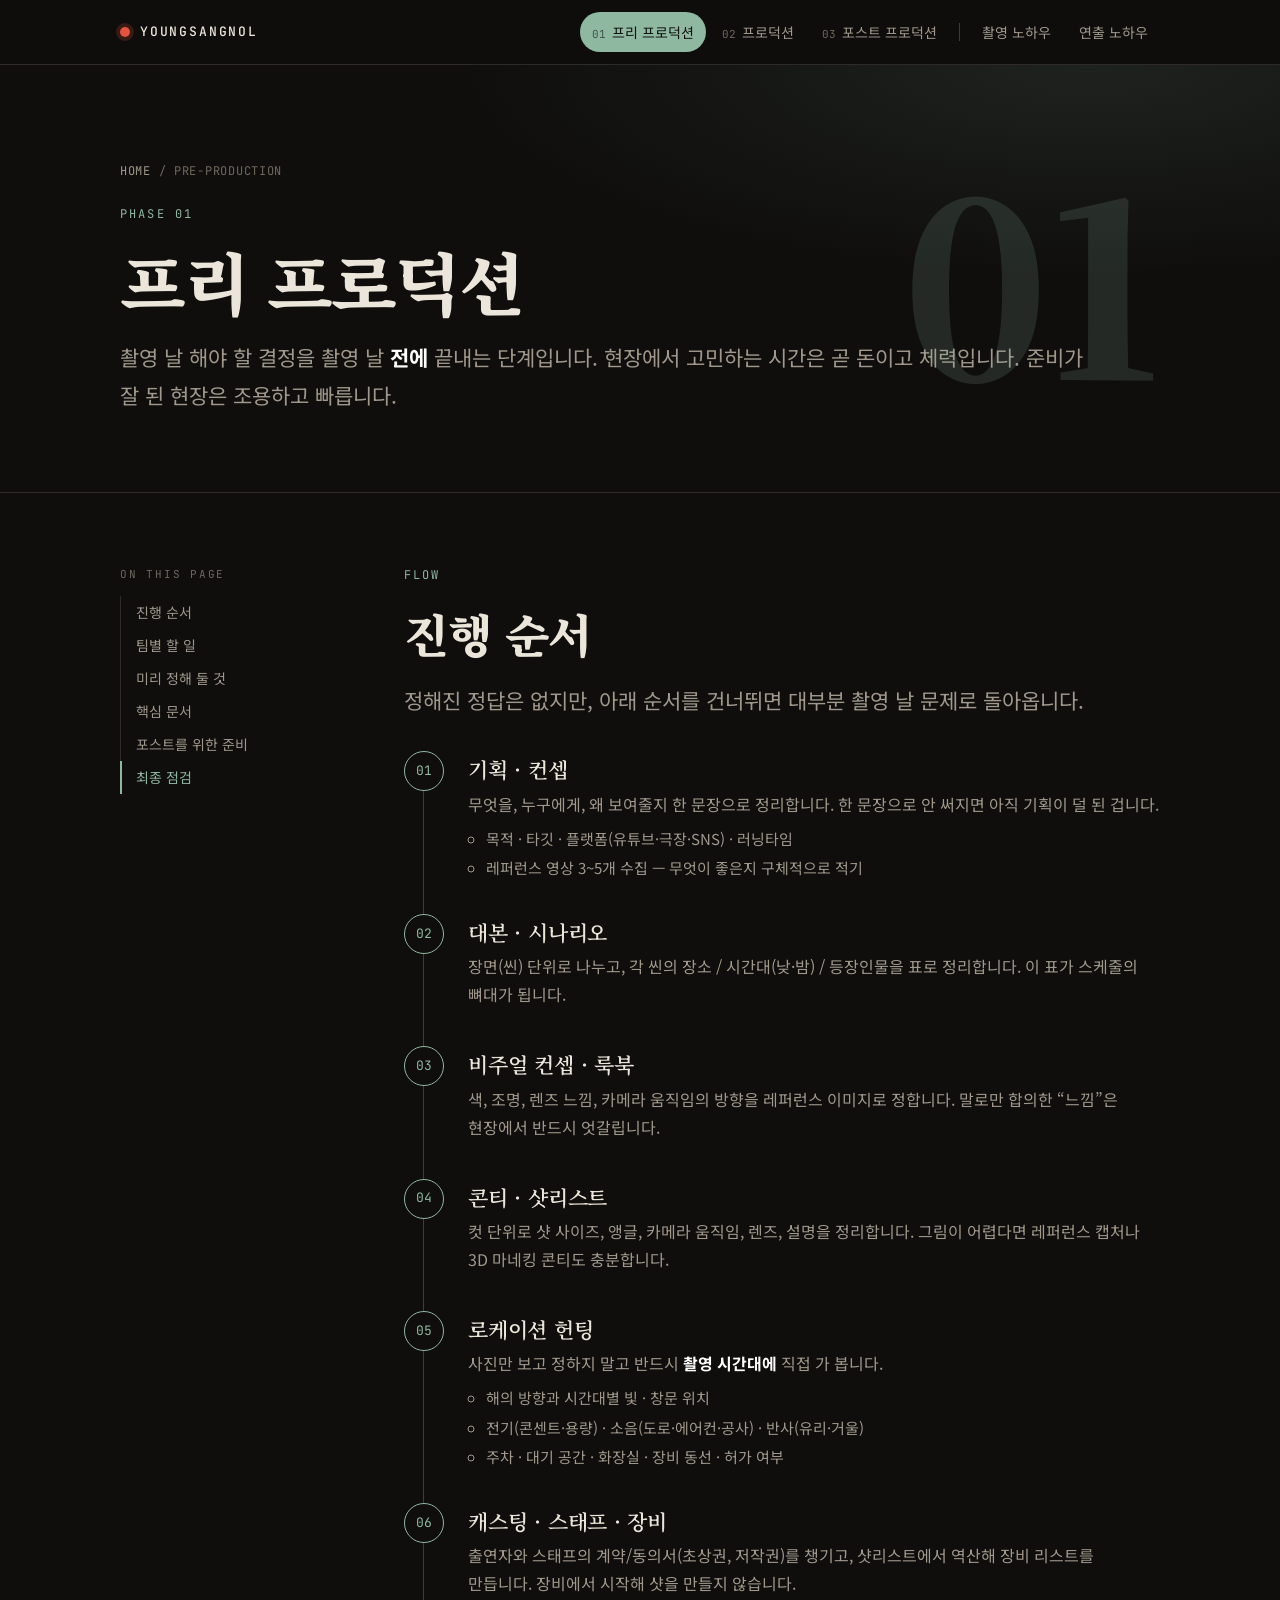
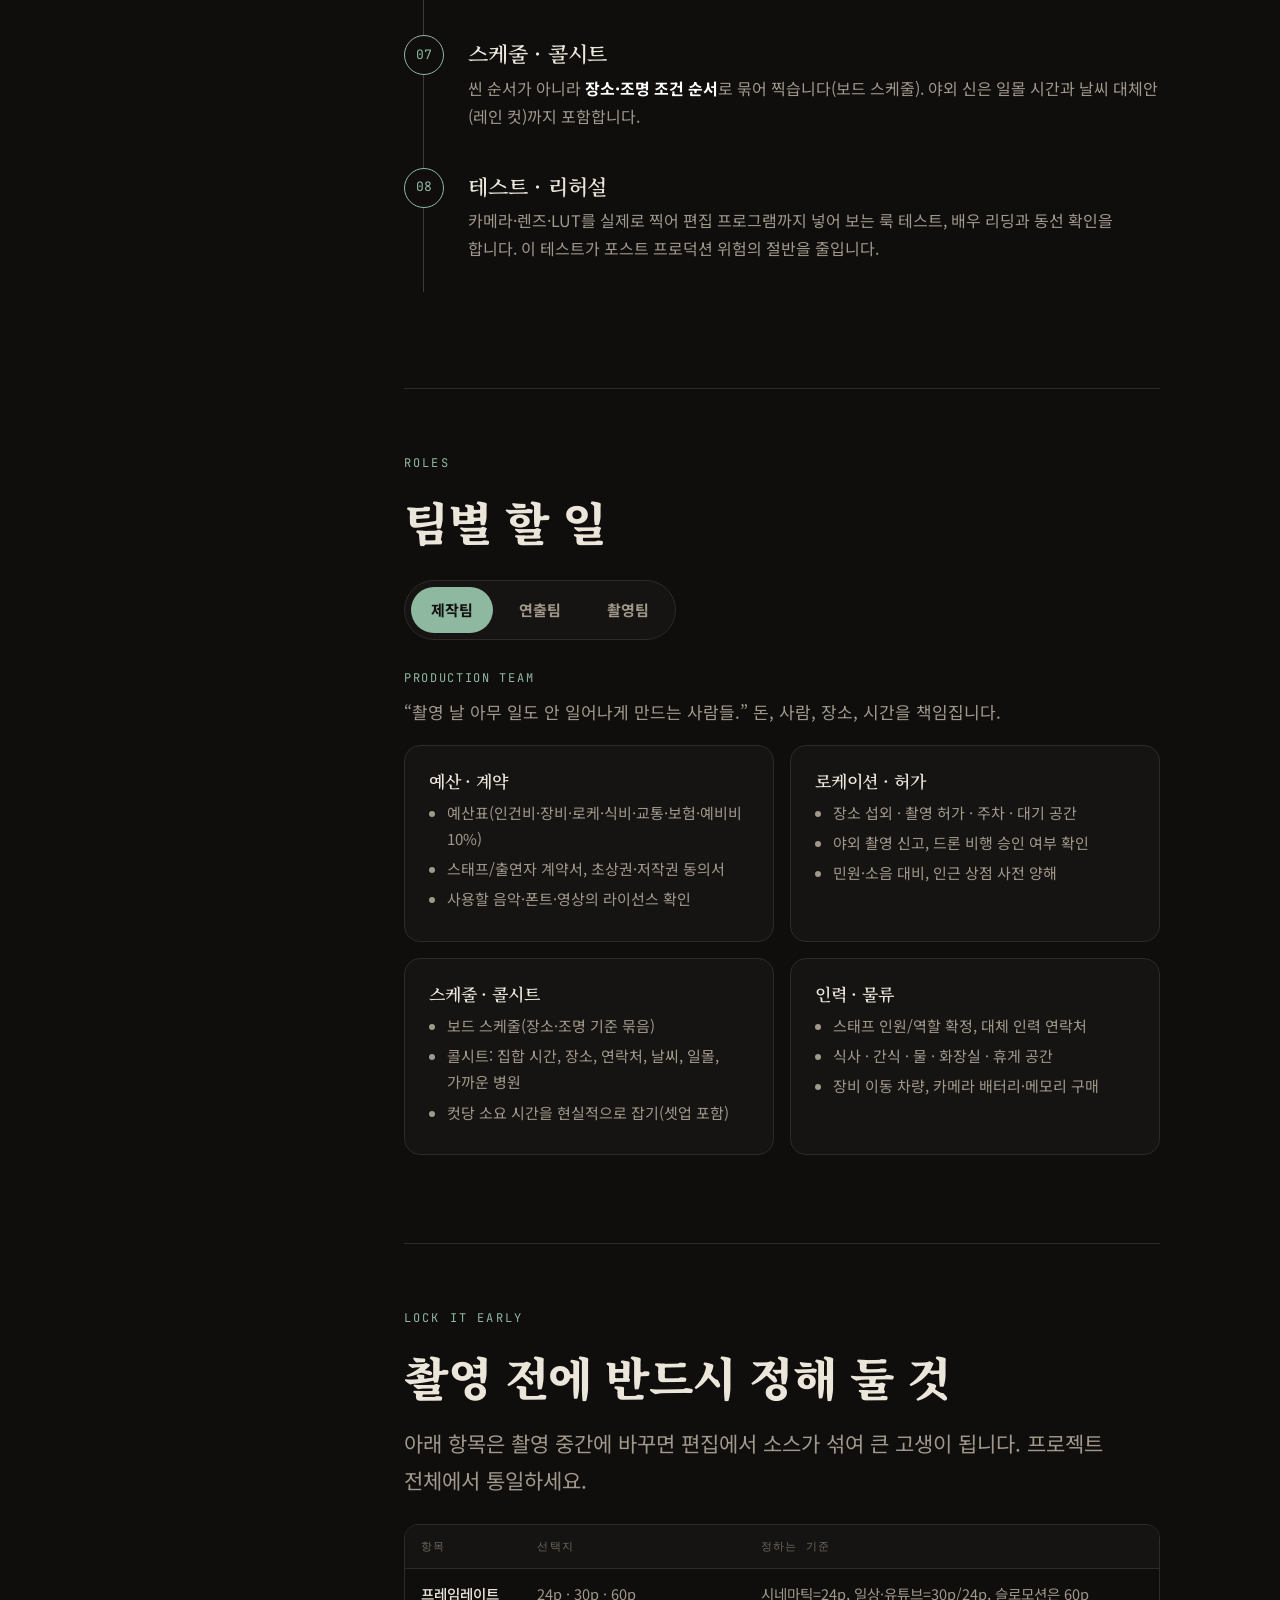
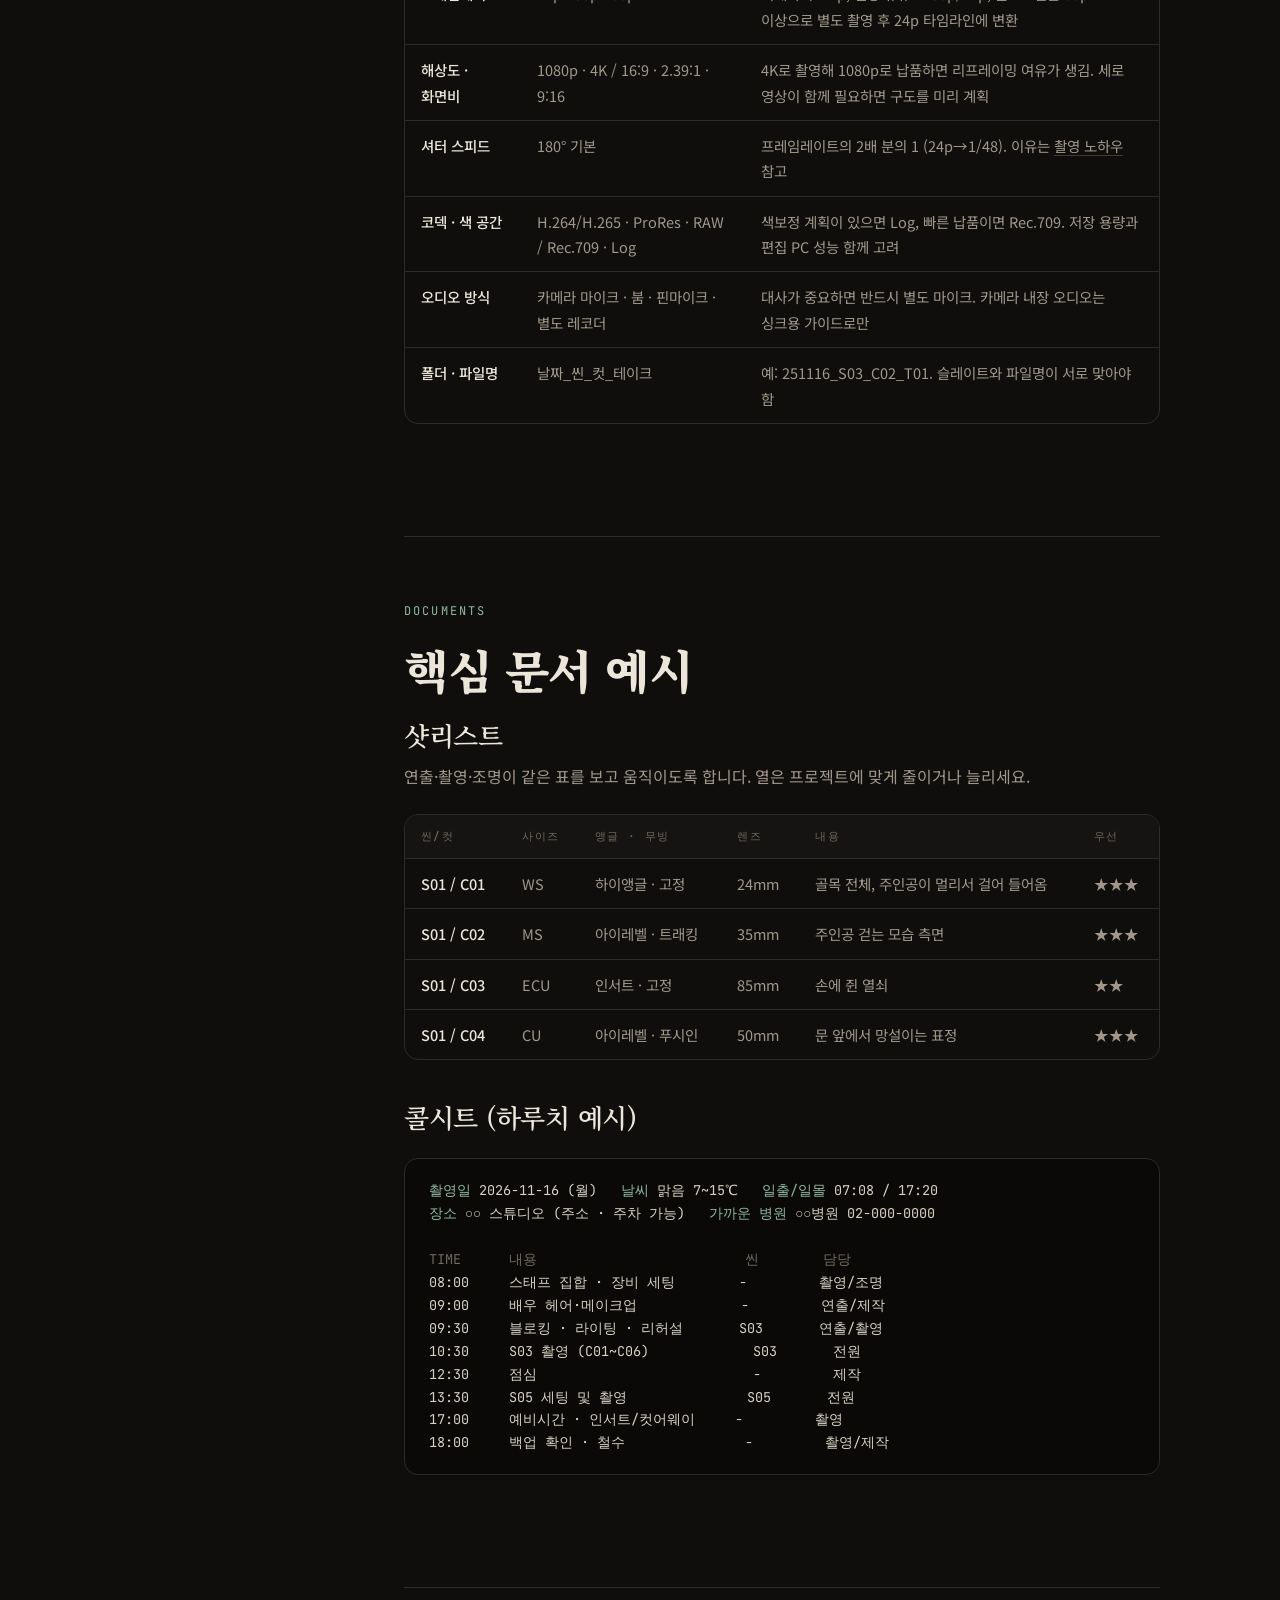
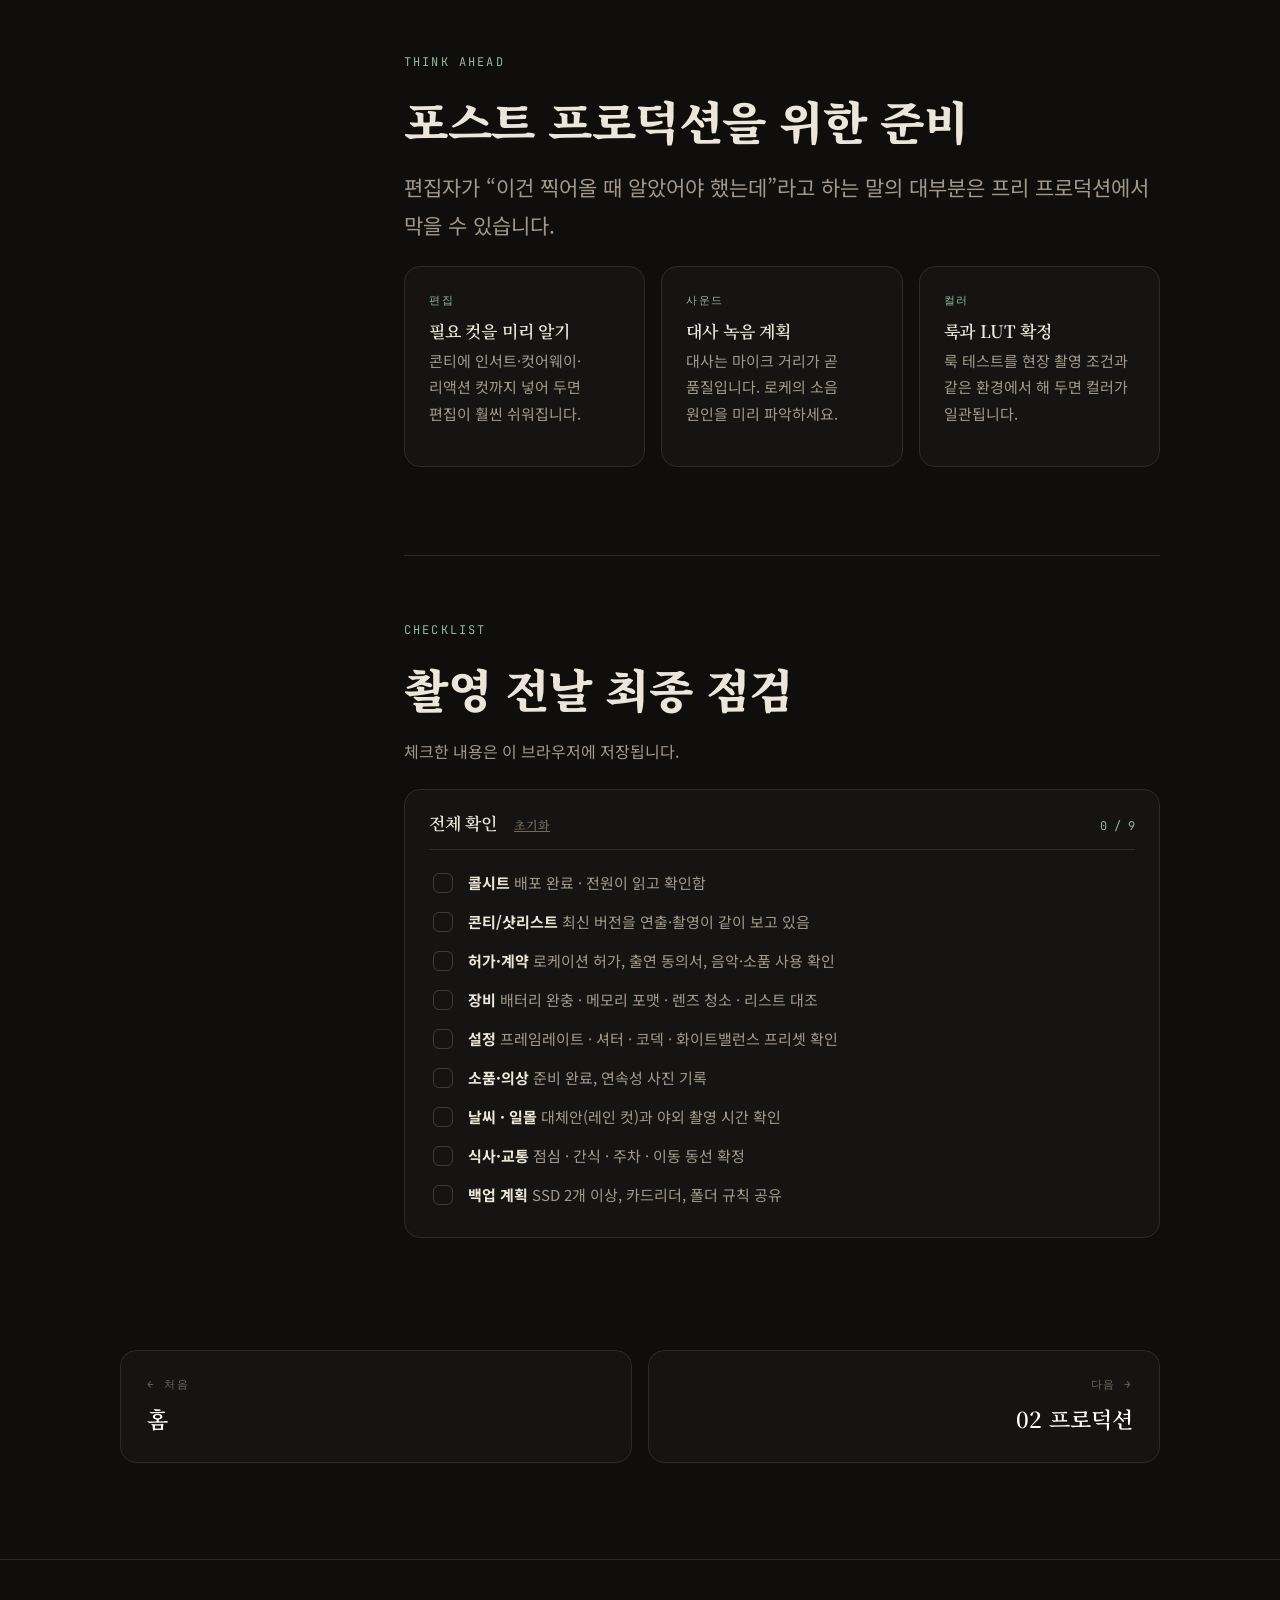
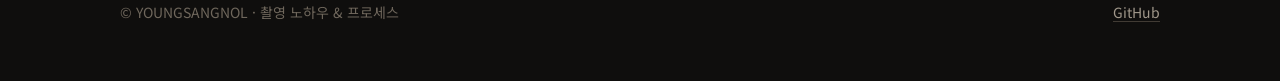
<file: pre-production.html>
<!doctype html>
<html lang="ko">
<head>
<meta charset="utf-8">
<meta name="viewport" content="width=device-width, initial-scale=1">
<title>01 프리 프로덕션 — YOUNGSANGNOL</title>
<meta name="description" content="촬영 날 해야 할 결정을 촬영 날 전에 끝내는 단계. 기획, 콘티, 로케이션, 스케줄, 장비 테스트와 팀별 할 일.">
<link rel="preconnect" href="https://fonts.googleapis.com">
<link rel="preconnect" href="https://fonts.gstatic.com" crossorigin>
<link href="https://fonts.googleapis.com/css2?family=JetBrains+Mono:wght@400;500&family=Noto+Sans+KR:wght@400;500;700&family=Noto+Serif+KR:wght@600;900&display=swap" rel="stylesheet">
<link rel="stylesheet" href="assets/style.css">
<link rel="icon" href="data:image/svg+xml,%3Csvg xmlns='http://www.w3.org/2000/svg' viewBox='0 0 32 32'%3E%3Crect width='32' height='32' rx='7' fill='%230f0e0d'/%3E%3Ccircle cx='16' cy='16' r='6' fill='%238fb8a0'/%3E%3C/svg%3E">
</head>
<body data-phase="pre">
<a class="skip" href="#main">본문으로 건너뛰기</a>

<header class="topbar">
  <div class="wrap">
    <a class="brand" href="index.html"><i></i>YOUNGSANGNOL</a>
    <button class="menu-btn" aria-expanded="false" aria-controls="nav">메뉴</button>
    <nav class="nav" id="nav" aria-label="주 메뉴">
      <a href="pre-production.html" aria-current="page"><small>01</small>프리 프로덕션</a>
      <a href="production.html"><small>02</small>프로덕션</a>
      <a href="post-production.html"><small>03</small>포스트 프로덕션</a>
      <span class="sep"></span>
      <a href="camera.html">촬영 노하우</a>
      <a href="directing.html">연출 노하우</a>
    </nav>
  </div>
</header>

<header class="page-head">
  <div class="wrap">
    <div class="bignum" aria-hidden="true">01</div>
    <p class="crumbs"><a href="index.html">HOME</a> / PRE-PRODUCTION</p>
    <p class="eyebrow">Phase 01</p>
    <h1>프리 프로덕션</h1>
    <p class="lede">촬영 날 해야 할 결정을 촬영 날 <strong>전에</strong> 끝내는 단계입니다. 현장에서 고민하는 시간은 곧 돈이고 체력입니다. 준비가 잘 된 현장은 조용하고 빠릅니다.</p>
  </div>
</header>

<main id="main" class="wrap" style="padding-top:clamp(40px,6vw,72px)">
  <div class="doc">
    <aside class="toc" aria-label="목차">
      <p>On this page</p>
      <ol>
        <li><a href="#flow">진행 순서</a></li>
        <li><a href="#roles">팀별 할 일</a></li>
        <li><a href="#lock">미리 정해 둘 것</a></li>
        <li><a href="#docs">핵심 문서</a></li>
        <li><a href="#for-post">포스트를 위한 준비</a></li>
        <li><a href="#checklist">최종 점검</a></li>
      </ol>
    </aside>

    <div class="doc-body">

      <!-- 진행 순서 -->
      <section id="flow">
        <p class="eyebrow">Flow</p>
        <h2>진행 순서</h2>
        <p class="lede">정해진 정답은 없지만, 아래 순서를 건너뛰면 대부분 촬영 날 문제로 돌아옵니다.</p>
        <ol class="steps">
          <li>
            <h3>기획 · 컨셉</h3>
            <p>무엇을, 누구에게, 왜 보여줄지 한 문장으로 정리합니다. 한 문장으로 안 써지면 아직 기획이 덜 된 겁니다.</p>
            <ul><li>목적 · 타깃 · 플랫폼(유튜브·극장·SNS) · 러닝타임</li><li>레퍼런스 영상 3~5개 수집 — 무엇이 좋은지 구체적으로 적기</li></ul>
          </li>
          <li>
            <h3>대본 · 시나리오</h3>
            <p>장면(씬) 단위로 나누고, 각 씬의 장소 / 시간대(낮·밤) / 등장인물을 표로 정리합니다. 이 표가 스케줄의 뼈대가 됩니다.</p>
          </li>
          <li>
            <h3>비주얼 컨셉 · 룩북</h3>
            <p>색, 조명, 렌즈 느낌, 카메라 움직임의 방향을 레퍼런스 이미지로 정합니다. 말로만 합의한 “느낌”은 현장에서 반드시 엇갈립니다.</p>
          </li>
          <li>
            <h3>콘티 · 샷리스트</h3>
            <p>컷 단위로 샷 사이즈, 앵글, 카메라 움직임, 렌즈, 설명을 정리합니다. 그림이 어렵다면 레퍼런스 캡처나 3D 마네킹 콘티도 충분합니다.</p>
          </li>
          <li>
            <h3>로케이션 헌팅</h3>
            <p>사진만 보고 정하지 말고 반드시 <strong>촬영 시간대에</strong> 직접 가 봅니다.</p>
            <ul><li>해의 방향과 시간대별 빛 · 창문 위치</li><li>전기(콘센트·용량) · 소음(도로·에어컨·공사) · 반사(유리·거울)</li><li>주차 · 대기 공간 · 화장실 · 장비 동선 · 허가 여부</li></ul>
          </li>
          <li>
            <h3>캐스팅 · 스태프 · 장비</h3>
            <p>출연자와 스태프의 계약/동의서(초상권, 저작권)를 챙기고, 샷리스트에서 역산해 장비 리스트를 만듭니다. 장비에서 시작해 샷을 만들지 않습니다.</p>
          </li>
          <li>
            <h3>스케줄 · 콜시트</h3>
            <p>씬 순서가 아니라 <strong>장소·조명 조건 순서</strong>로 묶어 찍습니다(보드 스케줄). 야외 신은 일몰 시간과 날씨 대체안(레인 컷)까지 포함합니다.</p>
          </li>
          <li>
            <h3>테스트 · 리허설</h3>
            <p>카메라·렌즈·LUT를 실제로 찍어 편집 프로그램까지 넣어 보는 룩 테스트, 배우 리딩과 동선 확인을 합니다. 이 테스트가 포스트 프로덕션 위험의 절반을 줄입니다.</p>
          </li>
        </ol>
      </section>

      <!-- 팀별 -->
      <section id="roles">
        <p class="eyebrow">Roles</p>
        <h2>팀별 할 일</h2>
        <div class="tabs">
          <div class="tab-list" role="tablist" aria-label="역할 선택">
            <button role="tab" id="t-production" aria-controls="role-production" aria-selected="true">제작팀</button>
            <button role="tab" id="t-directing" aria-controls="role-directing" aria-selected="false">연출팀</button>
            <button role="tab" id="t-camera" aria-controls="role-camera" aria-selected="false">촬영팀</button>
          </div>

          <div class="tab-panel" id="role-production" role="tabpanel" aria-labelledby="t-production">
            <p class="panel-title">Production team</p>
            <p class="lede" style="font-size:17px">“촬영 날 아무 일도 안 일어나게 만드는 사람들.” 돈, 사람, 장소, 시간을 책임집니다.</p>
            <div class="grid-2">
              <div class="card"><h4>예산 · 계약</h4><ul><li>예산표(인건비·장비·로케·식비·교통·보험·예비비 10%)</li><li>스태프/출연자 계약서, 초상권·저작권 동의서</li><li>사용할 음악·폰트·영상의 라이선스 확인</li></ul></div>
              <div class="card"><h4>로케이션 · 허가</h4><ul><li>장소 섭외 · 촬영 허가 · 주차 · 대기 공간</li><li>야외 촬영 신고, 드론 비행 승인 여부 확인</li><li>민원·소음 대비, 인근 상점 사전 양해</li></ul></div>
              <div class="card"><h4>스케줄 · 콜시트</h4><ul><li>보드 스케줄(장소·조명 기준 묶음)</li><li>콜시트: 집합 시간, 장소, 연락처, 날씨, 일몰, 가까운 병원</li><li>컷당 소요 시간을 현실적으로 잡기(셋업 포함)</li></ul></div>
              <div class="card"><h4>인력 · 물류</h4><ul><li>스태프 인원/역할 확정, 대체 인력 연락처</li><li>식사 · 간식 · 물 · 화장실 · 휴게 공간</li><li>장비 이동 차량, 카메라 배터리·메모리 구매</li></ul></div>
            </div>
          </div>

          <div class="tab-panel" id="role-directing" role="tabpanel" aria-labelledby="t-directing" hidden>
            <p class="panel-title">Directing team</p>
            <p class="lede" style="font-size:17px">“무엇을 보여줄지, 어떻게 이어 붙일지 결정하는 사람들.” 영상의 의도를 지킵니다.</p>
            <div class="grid-2">
              <div class="card"><h4>연출 의도 문서</h4><ul><li>한 문장 로그라인, 톤&amp;매너, 감정 곡선(어디서 올리고 낮출지)</li><li>레퍼런스 + “이 요소를 가져온다”를 구체적으로</li></ul></div>
              <div class="card"><h4>콘티 · 샷리스트</h4><ul><li>씬별 필요한 컷 리스트 + 우선순위(꼭 필요한 컷 / 있으면 좋은 컷)</li><li>컷 간 연결: 시선·방향·액션 이음새 미리 설계</li></ul></div>
              <div class="card"><h4>배우 · 출연자 준비</h4><ul><li>대본 리딩, 인물 배경과 목표 공유</li><li>의상 · 헤어 · 소품 피팅과 확정(연속성 사진 기록)</li><li>인터뷰라면 질문지 + 맥락 공유(스포일 없이)</li></ul></div>
              <div class="card"><h4>리허설 · 블로킹 계획</h4><ul><li>로케에서 배우 동선을 미리 잡아 보고 사진/영상 기록</li><li>촬영팀과 컷별 카메라 위치·렌즈 합의</li></ul></div>
            </div>
          </div>

          <div class="tab-panel" id="role-camera" role="tabpanel" aria-labelledby="t-camera" hidden>
            <p class="panel-title">Camera team</p>
            <p class="lede" style="font-size:17px">“연출이 원하는 화면을 현실적으로 가능하게 만드는 사람들.” 장비·룩·데이터를 책임집니다.</p>
            <div class="grid-2">
              <div class="card"><h4>룩 · 카메라 테스트</h4><ul><li>렌즈별 룩, 감도(ISO) 노이즈, 다이내믹 레인지 테스트</li><li>Log/LUT 파이프라인을 편집 프로그램까지 통과시켜 확인</li><li>프레임레이트 · 셔터 · 코덱 · 해상도 확정</li></ul></div>
              <div class="card"><h4>로케 기술 답사</h4><ul><li>시간대별 햇빛 · 창문 · 반사, 필요한 조명/ND/디퓨전 산정</li><li>전원 · 소음 · 무선 신호(마이크) 간섭 확인</li></ul></div>
              <div class="card"><h4>장비 리스트</h4><ul><li>샷리스트에서 역산: 렌즈·삼각대·짐벌·슬라이더·조명·마이크</li><li>배터리(여유 2배), 메모리, 카드리더, SSD, 케이블, 렌즈 클리너</li><li>대체 장비(Plan B) — 핵심 장비가 고장났을 때</li></ul></div>
              <div class="card"><h4>미디어 · 데이터 계획</h4><ul><li>하루 예상 촬영 분량 × 비트레이트 = 필요 용량 계산</li><li>3-2-1 백업 방식, 폴더/파일명 규칙 정하기</li></ul></div>
            </div>
          </div>
        </div>
      </section>

      <!-- 미리 정해 둘 것 -->
      <section id="lock">
        <p class="eyebrow">Lock it early</p>
        <h2>촬영 전에 반드시 정해 둘 것</h2>
        <p class="lede">아래 항목은 촬영 중간에 바꾸면 편집에서 소스가 섞여 큰 고생이 됩니다. 프로젝트 전체에서 통일하세요.</p>
        <div class="table-wrap">
          <table>
            <thead><tr><th>항목</th><th>선택지</th><th>정하는 기준</th></tr></thead>
            <tbody>
              <tr><td>프레임레이트</td><td>24p · 30p · 60p</td><td>시네마틱=24p, 일상·유튜브=30p/24p, 슬로모션은 60p 이상으로 별도 촬영 후 24p 타임라인에 변환</td></tr>
              <tr><td>해상도 · 화면비</td><td>1080p · 4K / 16:9 · 2.39:1 · 9:16</td><td>4K로 촬영해 1080p로 납품하면 리프레이밍 여유가 생김. 세로 영상이 함께 필요하면 구도를 미리 계획</td></tr>
              <tr><td>셔터 스피드</td><td>180° 기본</td><td>프레임레이트의 2배 분의 1 (24p→1/48). 이유는 <a href="camera.html#exposure">촬영 노하우</a> 참고</td></tr>
              <tr><td>코덱 · 색 공간</td><td>H.264/H.265 · ProRes · RAW / Rec.709 · Log</td><td>색보정 계획이 있으면 Log, 빠른 납품이면 Rec.709. 저장 용량과 편집 PC 성능 함께 고려</td></tr>
              <tr><td>오디오 방식</td><td>카메라 마이크 · 붐 · 핀마이크 · 별도 레코더</td><td>대사가 중요하면 반드시 별도 마이크. 카메라 내장 오디오는 싱크용 가이드로만</td></tr>
              <tr><td>폴더 · 파일명</td><td>날짜_씬_컷_테이크</td><td>예: 251116_S03_C02_T01. 슬레이트와 파일명이 서로 맞아야 함</td></tr>
            </tbody>
          </table>
        </div>
      </section>

      <!-- 문서 -->
      <section id="docs">
        <p class="eyebrow">Documents</p>
        <h2>핵심 문서 예시</h2>
        <h3>샷리스트</h3>
        <p class="muted">연출·촬영·조명이 같은 표를 보고 움직이도록 합니다. 열은 프로젝트에 맞게 줄이거나 늘리세요.</p>
        <div class="table-wrap">
          <table>
            <thead><tr><th>씬/컷</th><th>사이즈</th><th>앵글 · 무빙</th><th>렌즈</th><th>내용</th><th>우선</th></tr></thead>
            <tbody>
              <tr><td>S01 / C01</td><td>WS</td><td>하이앵글 · 고정</td><td>24mm</td><td>골목 전체, 주인공이 멀리서 걸어 들어옴</td><td>★★★</td></tr>
              <tr><td>S01 / C02</td><td>MS</td><td>아이레벨 · 트래킹</td><td>35mm</td><td>주인공 걷는 모습 측면</td><td>★★★</td></tr>
              <tr><td>S01 / C03</td><td>ECU</td><td>인서트 · 고정</td><td>85mm</td><td>손에 쥔 열쇠</td><td>★★</td></tr>
              <tr><td>S01 / C04</td><td>CU</td><td>아이레벨 · 푸시인</td><td>50mm</td><td>문 앞에서 망설이는 표정</td><td>★★★</td></tr>
            </tbody>
          </table>
        </div>

        <h3 style="margin-top:40px">콜시트 (하루치 예시)</h3>
        <pre><span class="h">촬영일</span> 2026-11-16 (월)   <span class="h">날씨</span> 맑음 7~15℃   <span class="h">일출/일몰</span> 07:08 / 17:20
<span class="h">장소</span> ○○ 스튜디오 (주소 · 주차 가능)   <span class="h">가까운 병원</span> ○○병원 02-000-0000

<span class="c">TIME      내용                          씬        담당</span>
08:00     스태프 집합 · 장비 세팅        -         촬영/조명
09:00     배우 헤어·메이크업             -         연출/제작
09:30     블로킹 · 라이팅 · 리허설       S03       연출/촬영
10:30     S03 촬영 (C01~C06)             S03       전원
12:30     점심                           -         제작
13:30     S05 세팅 및 촬영               S05       전원
17:00     예비시간 · 인서트/컷어웨이     -         촬영
18:00     백업 확인 · 철수               -         촬영/제작</pre>
      </section>

      <!-- 포스트를 위한 준비 -->
      <section id="for-post">
        <p class="eyebrow">Think ahead</p>
        <h2>포스트 프로덕션을 위한 준비</h2>
        <p class="lede">편집자가 “이건 찍어올 때 알았어야 했는데”라고 하는 말의 대부분은 프리 프로덕션에서 막을 수 있습니다.</p>
        <div class="grid-3">
          <div class="card"><span class="kicker">편집</span><h4>필요 컷을 미리 알기</h4><p>콘티에 인서트·컷어웨이·리액션 컷까지 넣어 두면 편집이 훨씬 쉬워집니다.</p></div>
          <div class="card"><span class="kicker">사운드</span><h4>대사 녹음 계획</h4><p>대사는 마이크 거리가 곧 품질입니다. 로케의 소음 원인을 미리 파악하세요.</p></div>
          <div class="card"><span class="kicker">컬러</span><h4>룩과 LUT 확정</h4><p>룩 테스트를 현장 촬영 조건과 같은 환경에서 해 두면 컬러가 일관됩니다.</p></div>
        </div>
      </section>

      <!-- 체크리스트 -->
      <section id="checklist">
        <p class="eyebrow">Checklist</p>
        <h2>촬영 전날 최종 점검</h2>
        <p class="muted">체크한 내용은 이 브라우저에 저장됩니다.</p>

        <div class="checks" data-id="pre-final">
          <header><h4>전체 확인 <button class="reset" type="button">초기화</button></h4><span class="count">0 / 0</span></header>
          <label class="check"><input type="checkbox"><span><b>콜시트</b> 배포 완료 · 전원이 읽고 확인함</span></label>
          <label class="check"><input type="checkbox"><span><b>콘티/샷리스트</b> 최신 버전을 연출·촬영이 같이 보고 있음</span></label>
          <label class="check"><input type="checkbox"><span><b>허가·계약</b> 로케이션 허가, 출연 동의서, 음악·소품 사용 확인</span></label>
          <label class="check"><input type="checkbox"><span><b>장비</b> 배터리 완충 · 메모리 포맷 · 렌즈 청소 · 리스트 대조</span></label>
          <label class="check"><input type="checkbox"><span><b>설정</b> 프레임레이트 · 셔터 · 코덱 · 화이트밸런스 프리셋 확인</span></label>
          <label class="check"><input type="checkbox"><span><b>소품·의상</b> 준비 완료, 연속성 사진 기록</span></label>
          <label class="check"><input type="checkbox"><span><b>날씨 · 일몰</b> 대체안(레인 컷)과 야외 촬영 시간 확인</span></label>
          <label class="check"><input type="checkbox"><span><b>식사·교통</b> 점심 · 간식 · 주차 · 이동 동선 확정</span></label>
          <label class="check"><input type="checkbox"><span><b>백업 계획</b> SSD 2개 이상, 카드리더, 폴더 규칙 공유</span></label>
        </div>
      </section>

    </div>
  </div>

  <nav class="pager" aria-label="이전 다음">
    <a class="prev" href="index.html"><small>← 처음</small><strong>홈</strong></a>
    <a class="next" href="production.html"><small>다음 →</small><strong>02 프로덕션</strong></a>
  </nav>
</main>

<footer>
  <div class="wrap">
    <span>© YOUNGSANGNOL · 촬영 노하우 &amp; 프로세스</span>
    <span><a href="https://github.com/delveintona/YOUNGSANGNOL">GitHub</a></span>
  </div>
</footer>

<script src="assets/app.js"></script>
</body>
</html>
</file>
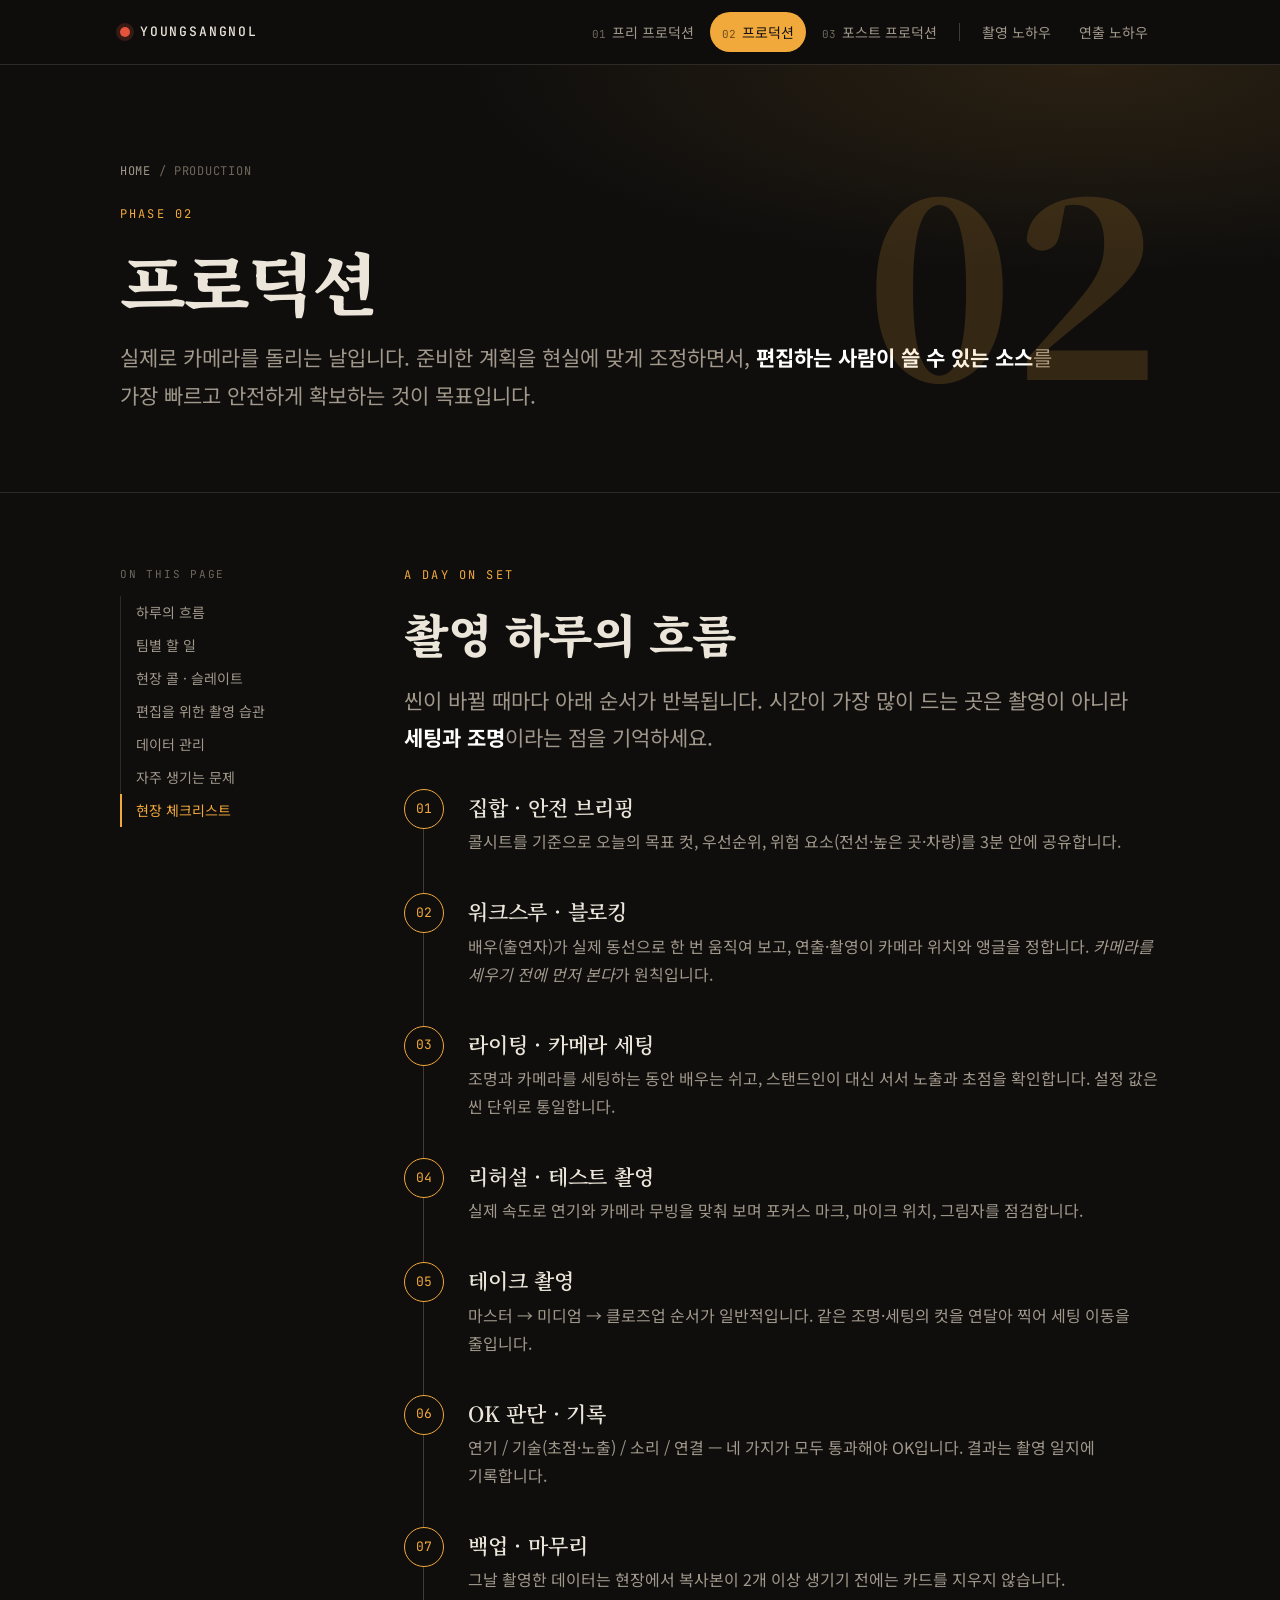
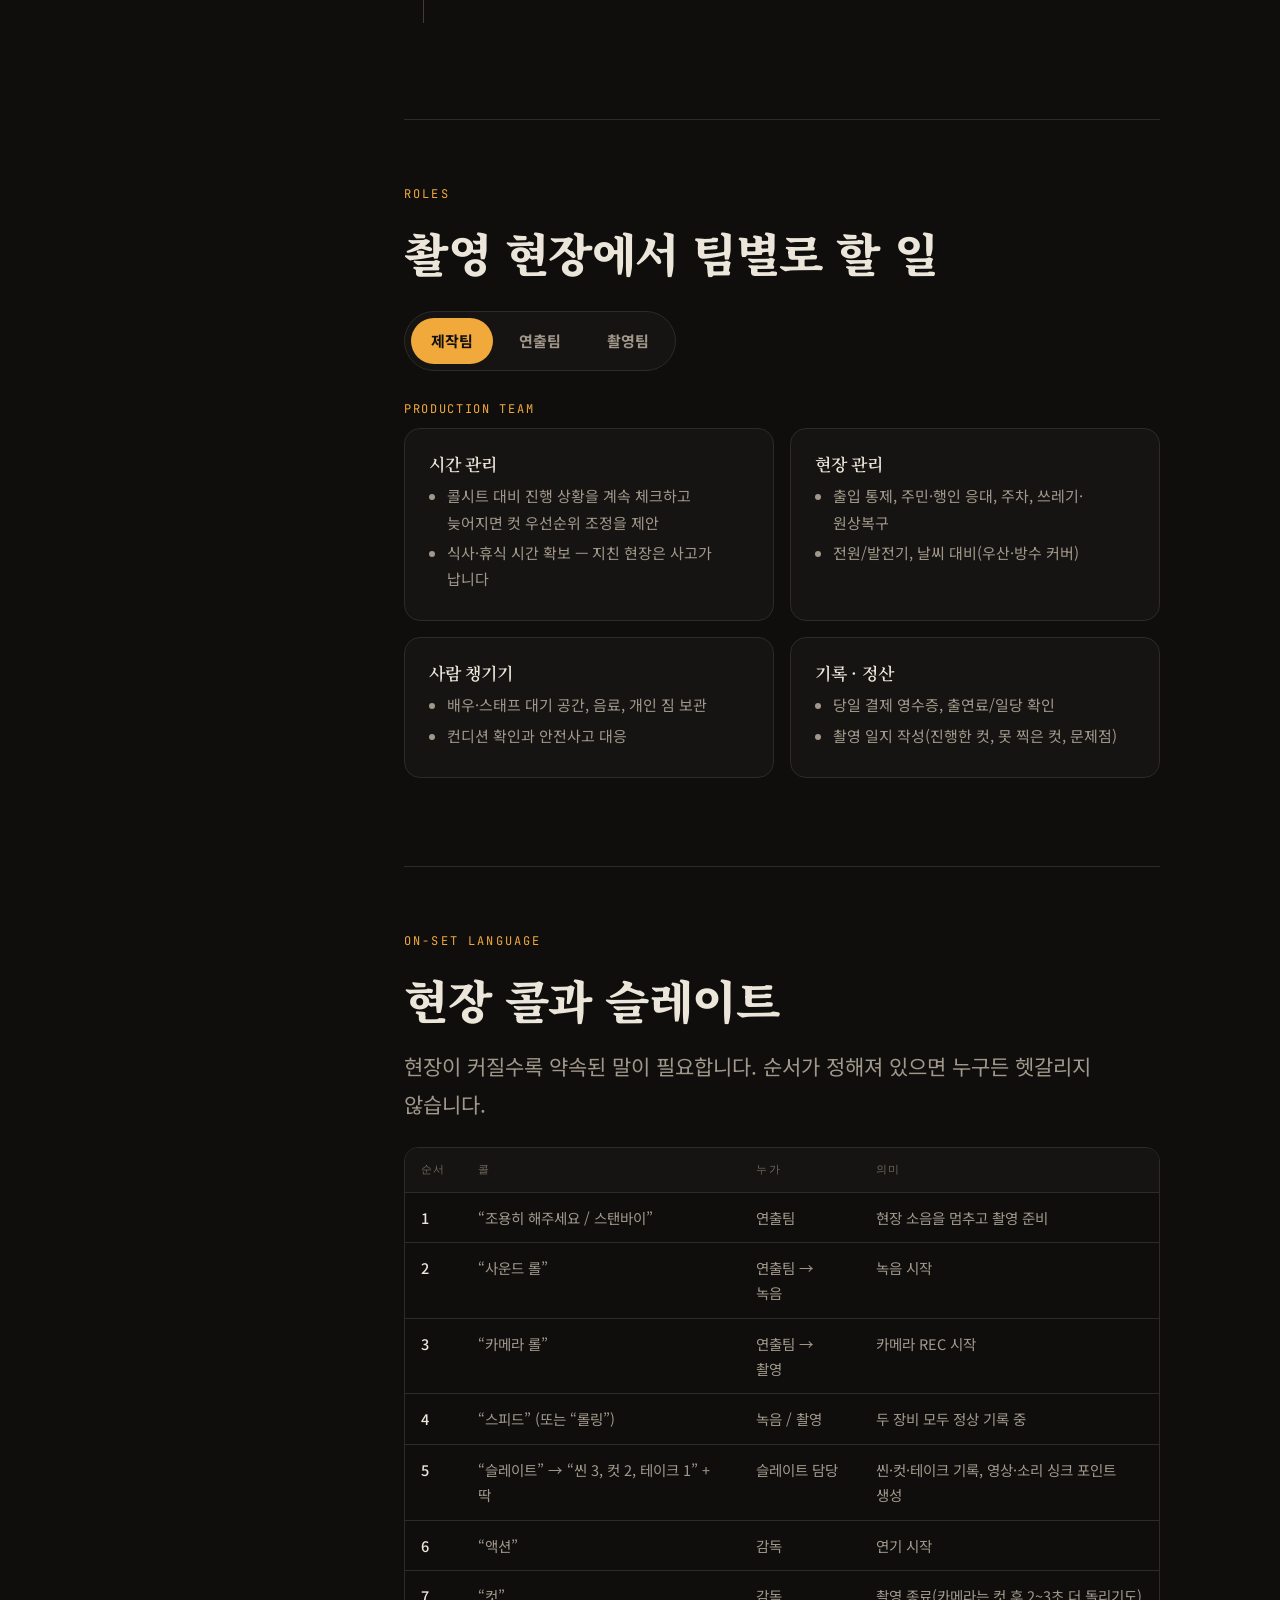
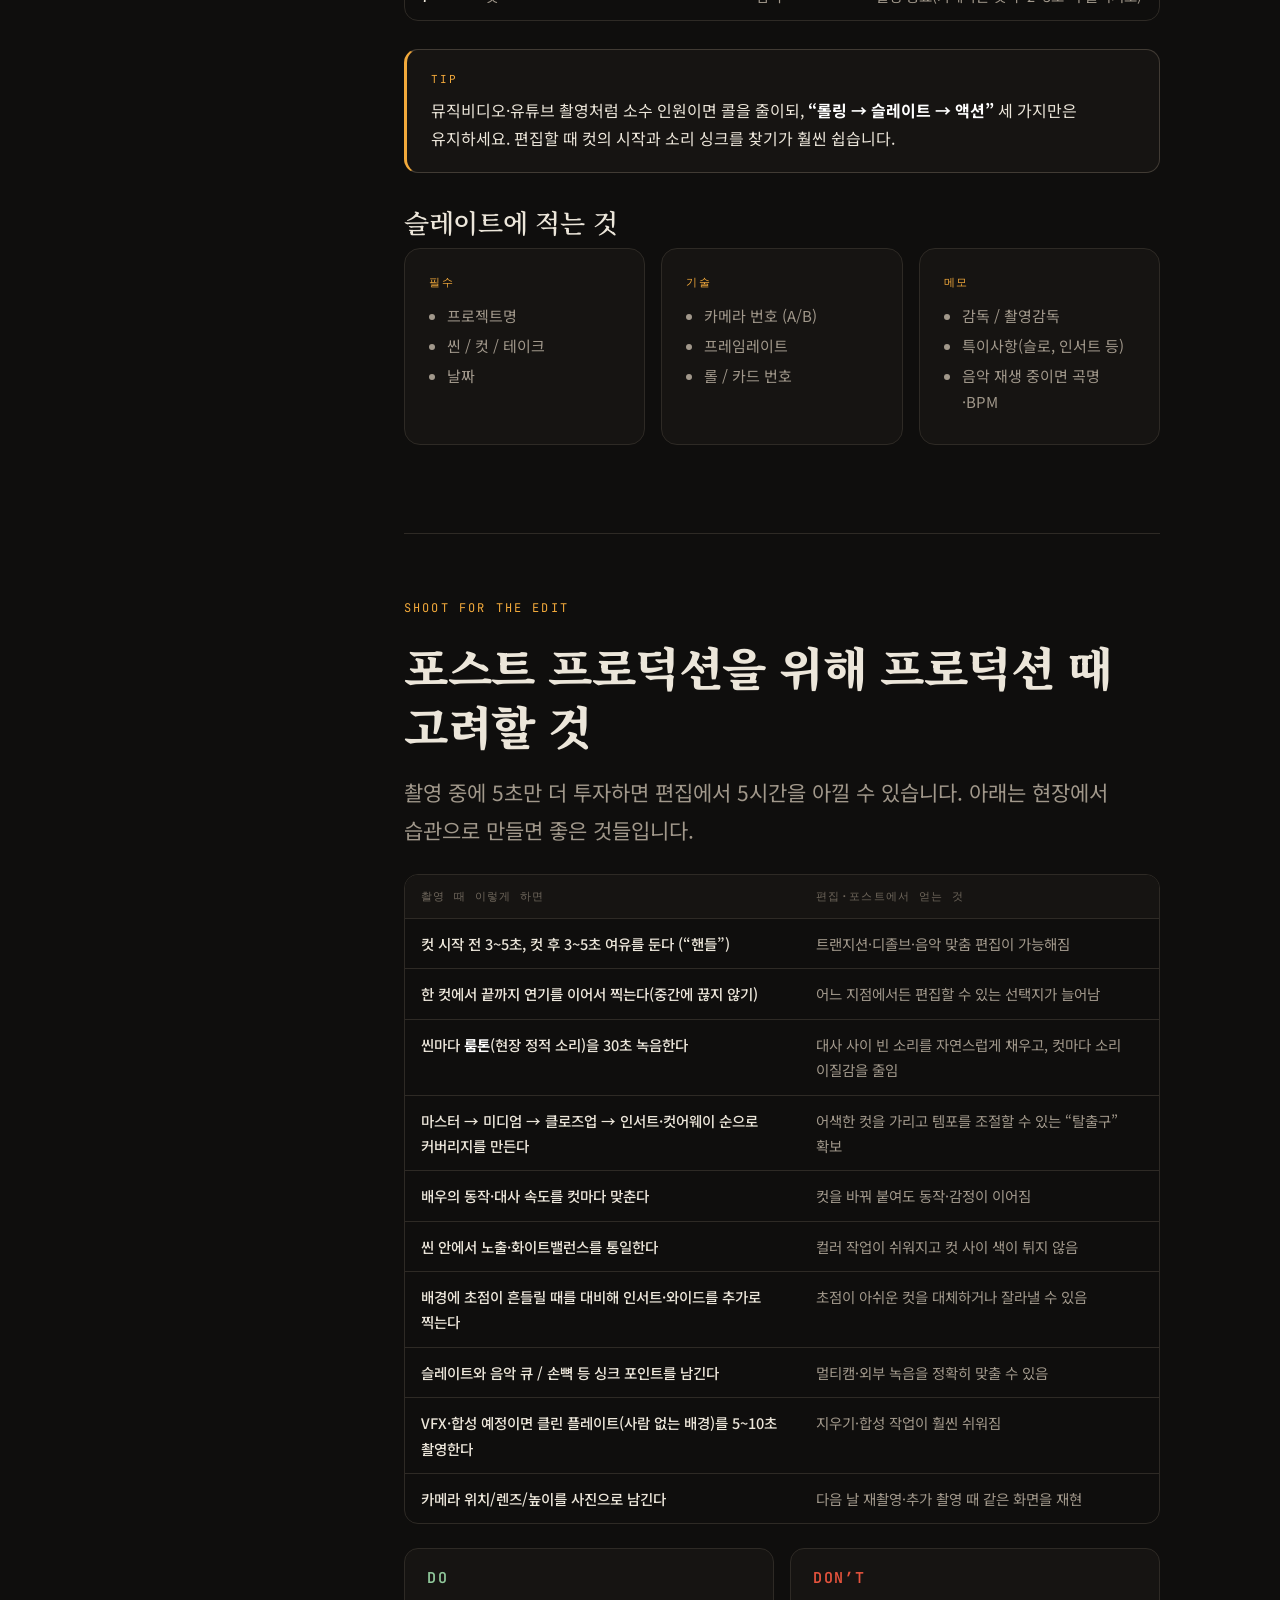
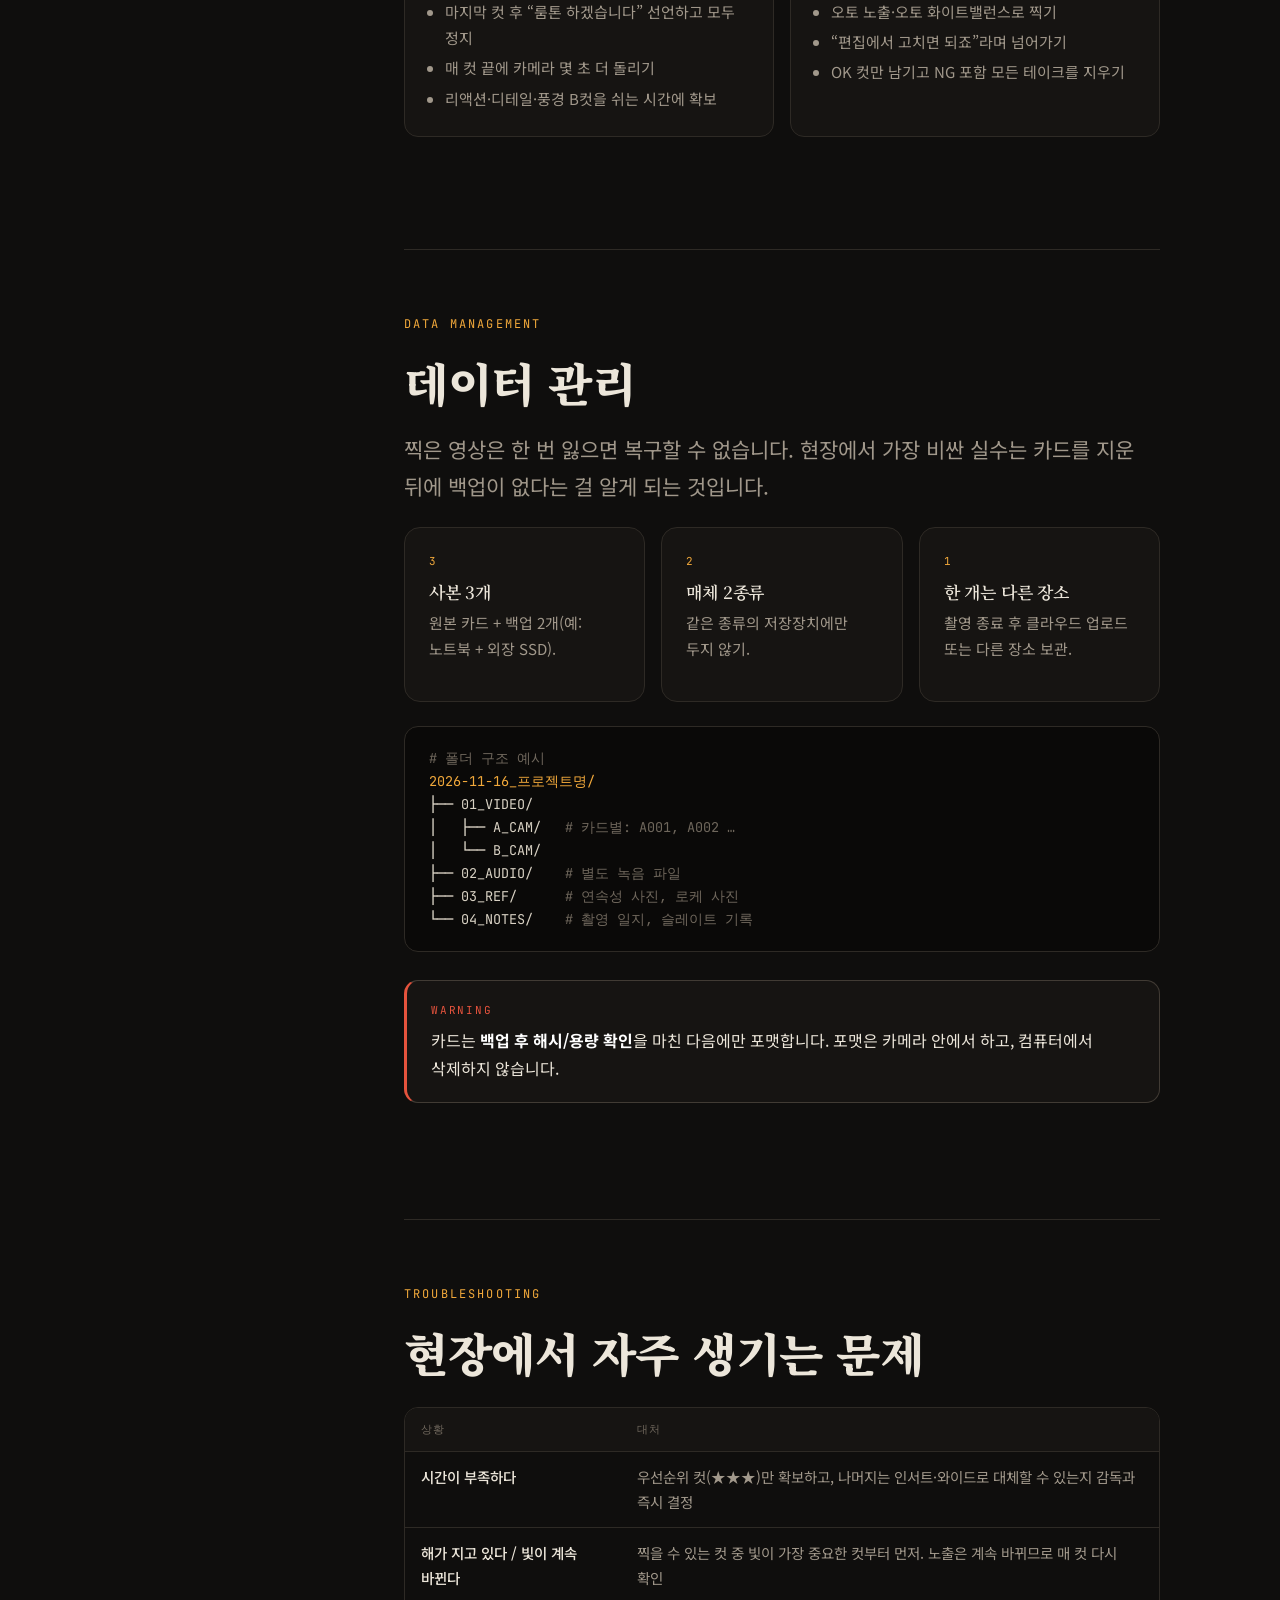
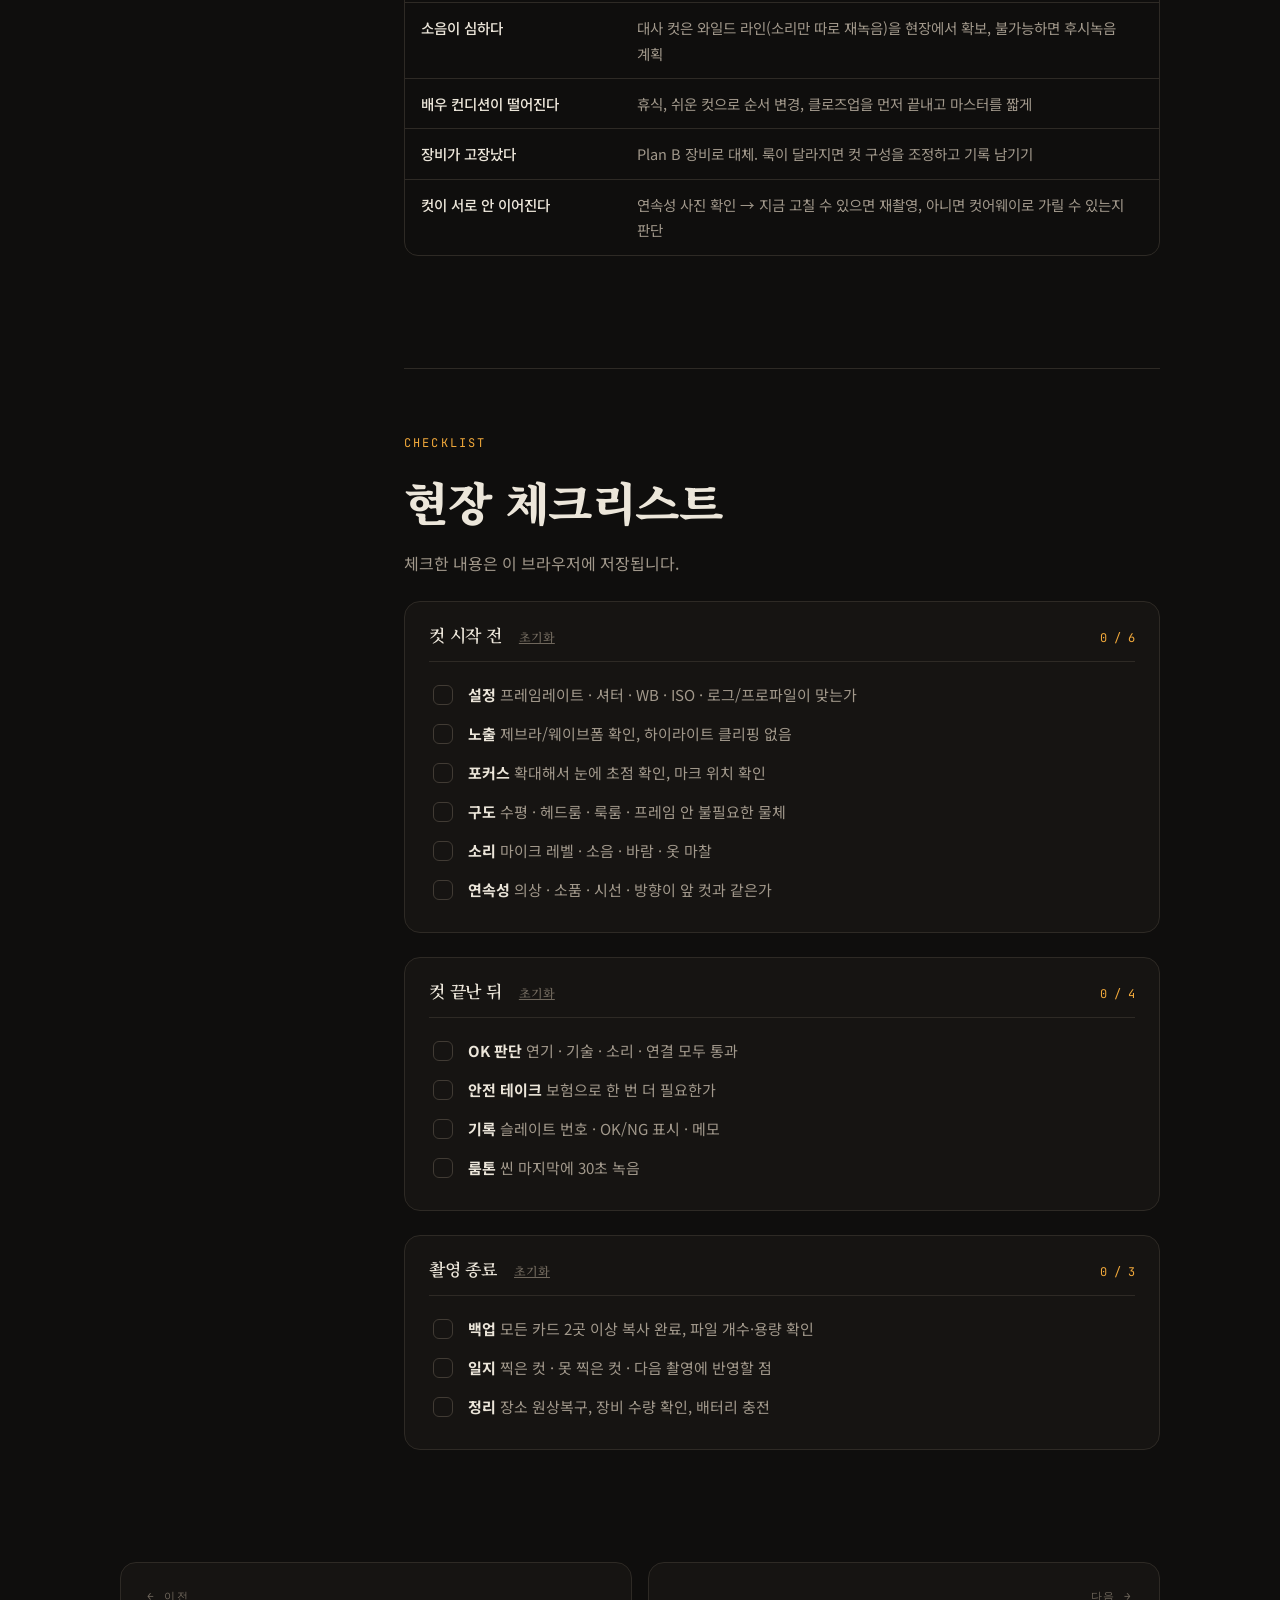
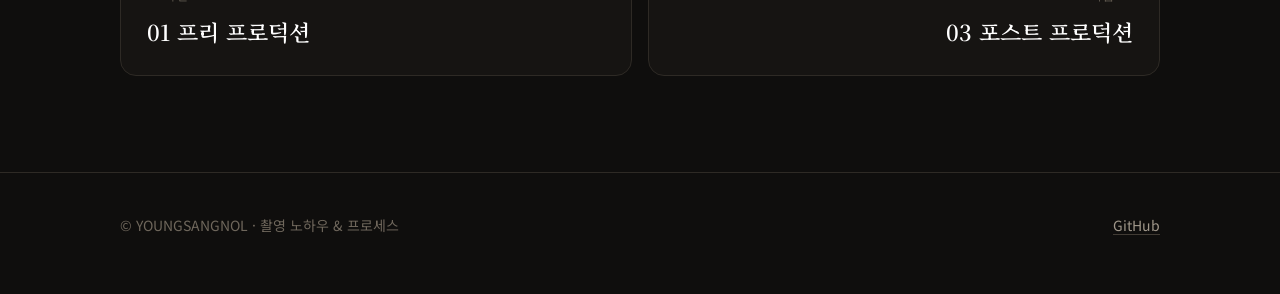
<file: production.html>
<!doctype html>
<html lang="ko">
<head>
<meta charset="utf-8">
<meta name="viewport" content="width=device-width, initial-scale=1">
<title>02 프로덕션 — YOUNGSANGNOL</title>
<meta name="description" content="실제로 찍는 날. 현장의 하루 흐름, 팀별 책임, 현장 콜과 슬레이트, 데이터 백업, 그리고 편집을 위해 지금 챙겨야 할 것들.">
<link rel="preconnect" href="https://fonts.googleapis.com">
<link rel="preconnect" href="https://fonts.gstatic.com" crossorigin>
<link href="https://fonts.googleapis.com/css2?family=JetBrains+Mono:wght@400;500&family=Noto+Sans+KR:wght@400;500;700&family=Noto+Serif+KR:wght@600;900&display=swap" rel="stylesheet">
<link rel="stylesheet" href="assets/style.css">
<link rel="icon" href="data:image/svg+xml,%3Csvg xmlns='http://www.w3.org/2000/svg' viewBox='0 0 32 32'%3E%3Crect width='32' height='32' rx='7' fill='%230f0e0d'/%3E%3Ccircle cx='16' cy='16' r='6' fill='%23f2a93b'/%3E%3C/svg%3E">
</head>
<body data-phase="pro">
<a class="skip" href="#main">본문으로 건너뛰기</a>

<header class="topbar">
  <div class="wrap">
    <a class="brand" href="index.html"><i></i>YOUNGSANGNOL</a>
    <button class="menu-btn" aria-expanded="false" aria-controls="nav">메뉴</button>
    <nav class="nav" id="nav" aria-label="주 메뉴">
      <a href="pre-production.html"><small>01</small>프리 프로덕션</a>
      <a href="production.html" aria-current="page"><small>02</small>프로덕션</a>
      <a href="post-production.html"><small>03</small>포스트 프로덕션</a>
      <span class="sep"></span>
      <a href="camera.html">촬영 노하우</a>
      <a href="directing.html">연출 노하우</a>
    </nav>
  </div>
</header>

<header class="page-head">
  <div class="wrap">
    <div class="bignum" aria-hidden="true">02</div>
    <p class="crumbs"><a href="index.html">HOME</a> / PRODUCTION</p>
    <p class="eyebrow">Phase 02</p>
    <h1>프로덕션</h1>
    <p class="lede">실제로 카메라를 돌리는 날입니다. 준비한 계획을 현실에 맞게 조정하면서, <strong>편집하는 사람이 쓸 수 있는 소스</strong>를 가장 빠르고 안전하게 확보하는 것이 목표입니다.</p>
  </div>
</header>

<main id="main" class="wrap" style="padding-top:clamp(40px,6vw,72px)">
  <div class="doc">
    <aside class="toc" aria-label="목차">
      <p>On this page</p>
      <ol>
        <li><a href="#day">하루의 흐름</a></li>
        <li><a href="#roles">팀별 할 일</a></li>
        <li><a href="#calls">현장 콜 · 슬레이트</a></li>
        <li><a href="#for-post">편집을 위한 촬영 습관</a></li>
        <li><a href="#data">데이터 관리</a></li>
        <li><a href="#trouble">자주 생기는 문제</a></li>
        <li><a href="#checklist">현장 체크리스트</a></li>
      </ol>
    </aside>

    <div class="doc-body">

      <section id="day">
        <p class="eyebrow">A day on set</p>
        <h2>촬영 하루의 흐름</h2>
        <p class="lede">씬이 바뀔 때마다 아래 순서가 반복됩니다. 시간이 가장 많이 드는 곳은 촬영이 아니라 <strong>세팅과 조명</strong>이라는 점을 기억하세요.</p>
        <ol class="steps">
          <li>
            <h3>집합 · 안전 브리핑</h3>
            <p>콜시트를 기준으로 오늘의 목표 컷, 우선순위, 위험 요소(전선·높은 곳·차량)를 3분 안에 공유합니다.</p>
          </li>
          <li>
            <h3>워크스루 · 블로킹</h3>
            <p>배우(출연자)가 실제 동선으로 한 번 움직여 보고, 연출·촬영이 카메라 위치와 앵글을 정합니다. <em>카메라를 세우기 전에 먼저 본다</em>가 원칙입니다.</p>
          </li>
          <li>
            <h3>라이팅 · 카메라 세팅</h3>
            <p>조명과 카메라를 세팅하는 동안 배우는 쉬고, 스탠드인이 대신 서서 노출과 초점을 확인합니다. 설정 값은 씬 단위로 통일합니다.</p>
          </li>
          <li>
            <h3>리허설 · 테스트 촬영</h3>
            <p>실제 속도로 연기와 카메라 무빙을 맞춰 보며 포커스 마크, 마이크 위치, 그림자를 점검합니다.</p>
          </li>
          <li>
            <h3>테이크 촬영</h3>
            <p>마스터 → 미디엄 → 클로즈업 순서가 일반적입니다. 같은 조명·세팅의 컷을 연달아 찍어 세팅 이동을 줄입니다.</p>
          </li>
          <li>
            <h3>OK 판단 · 기록</h3>
            <p>연기 / 기술(초점·노출) / 소리 / 연결 — 네 가지가 모두 통과해야 OK입니다. 결과는 촬영 일지에 기록합니다.</p>
          </li>
          <li>
            <h3>백업 · 마무리</h3>
            <p>그날 촬영한 데이터는 현장에서 복사본이 2개 이상 생기기 전에는 카드를 지우지 않습니다.</p>
          </li>
        </ol>
      </section>

      <section id="roles">
        <p class="eyebrow">Roles</p>
        <h2>촬영 현장에서 팀별로 할 일</h2>
        <div class="tabs">
          <div class="tab-list" role="tablist" aria-label="역할 선택">
            <button role="tab" id="t-production" aria-controls="role-production" aria-selected="true">제작팀</button>
            <button role="tab" id="t-directing" aria-controls="role-directing" aria-selected="false">연출팀</button>
            <button role="tab" id="t-camera" aria-controls="role-camera" aria-selected="false">촬영팀</button>
          </div>

          <div class="tab-panel" id="role-production" role="tabpanel" aria-labelledby="t-production">
            <p class="panel-title">Production team</p>
            <div class="grid-2">
              <div class="card"><h4>시간 관리</h4><ul><li>콜시트 대비 진행 상황을 계속 체크하고 늦어지면 컷 우선순위 조정을 제안</li><li>식사·휴식 시간 확보 — 지친 현장은 사고가 납니다</li></ul></div>
              <div class="card"><h4>현장 관리</h4><ul><li>출입 통제, 주민·행인 응대, 주차, 쓰레기·원상복구</li><li>전원/발전기, 날씨 대비(우산·방수 커버)</li></ul></div>
              <div class="card"><h4>사람 챙기기</h4><ul><li>배우·스태프 대기 공간, 음료, 개인 짐 보관</li><li>컨디션 확인과 안전사고 대응</li></ul></div>
              <div class="card"><h4>기록 · 정산</h4><ul><li>당일 결제 영수증, 출연료/일당 확인</li><li>촬영 일지 작성(진행한 컷, 못 찍은 컷, 문제점)</li></ul></div>
            </div>
          </div>

          <div class="tab-panel" id="role-directing" role="tabpanel" aria-labelledby="t-directing" hidden>
            <p class="panel-title">Directing team</p>
            <div class="grid-2">
              <div class="card"><h4>디렉팅</h4><ul><li>테이크마다 한 가지 포인트만 짚어 주기</li><li>감정 설명 대신 <strong>행동 지시</strong>(“시선을 천천히 내려”)</li></ul></div>
              <div class="card"><h4>OK 판단</h4><ul><li>연기, 초점·노출, 소리, 앞뒤 컷과의 연결을 한 번에 체크</li><li>“안전 테이크(보험)” 한 번 더 — 시간을 아끼려다 재촬영이 더 비쌉니다</li></ul></div>
              <div class="card"><h4>컨티뉴이티</h4><ul><li>의상 · 소품 위치 · 시선 · 손 위치 · 음료 레벨 · 머리카락</li><li>연속성 사진 · 영상 메모, 슬레이트 번호 정확히 기록</li></ul></div>
              <div class="card"><h4>우선순위 결정</h4><ul><li>시간이 모자랄 때 어떤 컷을 줄일지 즉시 결정</li><li>꼭 필요한 컷을 먼저, 있으면 좋은 컷을 나중에</li></ul></div>
            </div>
            <p class="muted" style="margin-top:20px">더 자세한 연출 기법은 <a href="directing.html">연출 노하우</a> 페이지에서 볼 수 있습니다.</p>
          </div>

          <div class="tab-panel" id="role-camera" role="tabpanel" aria-labelledby="t-camera" hidden>
            <p class="panel-title">Camera team</p>
            <div class="grid-2">
              <div class="card"><h4>카메라 세팅</h4><ul><li>프레임레이트 · 셔터 · 화이트밸런스 · 로그/LUT 확인</li><li>설정을 바꾼 이유가 없으면 씬 안에서 고정</li></ul></div>
              <div class="card"><h4>노출 · 포커스</h4><ul><li>제브라/히스토그램/웨이브폼으로 노출 확인</li><li>포커스 확대 확인, 포커스 마크 · 후핀(백포커스) 점검</li></ul><p style="margin-top:10px"><a href="camera.html">촬영 노하우 보기 →</a></p></div>
              <div class="card"><h4>무빙 · 구도</h4><ul><li>리허설과 같은 속도로 반복 가능한 무빙</li><li>헤드룸 · 룩룸 · 수평 · 프레임 안 불필요한 물체 확인</li></ul></div>
              <div class="card"><h4>미디어 관리</h4><ul><li>카드 교체 시점 정하기(카드가 거의 찰 때까지 쓰지 않기)</li><li>촬영한 카드 즉시 백업, 폴더 규칙 지키기</li></ul></div>
            </div>
          </div>
        </div>
      </section>

      <section id="calls">
        <p class="eyebrow">On-set language</p>
        <h2>현장 콜과 슬레이트</h2>
        <p class="lede">현장이 커질수록 약속된 말이 필요합니다. 순서가 정해져 있으면 누구든 헷갈리지 않습니다.</p>

        <div class="table-wrap">
          <table>
            <thead><tr><th>순서</th><th>콜</th><th>누가</th><th>의미</th></tr></thead>
            <tbody>
              <tr><td>1</td><td>“조용히 해주세요 / 스탠바이”</td><td>연출팀</td><td>현장 소음을 멈추고 촬영 준비</td></tr>
              <tr><td>2</td><td>“사운드 롤”</td><td>연출팀 → 녹음</td><td>녹음 시작</td></tr>
              <tr><td>3</td><td>“카메라 롤”</td><td>연출팀 → 촬영</td><td>카메라 REC 시작</td></tr>
              <tr><td>4</td><td>“스피드” (또는 “롤링”)</td><td>녹음 / 촬영</td><td>두 장비 모두 정상 기록 중</td></tr>
              <tr><td>5</td><td>“슬레이트” → “씬 3, 컷 2, 테이크 1” + 딱</td><td>슬레이트 담당</td><td>씬·컷·테이크 기록, 영상·소리 싱크 포인트 생성</td></tr>
              <tr><td>6</td><td>“액션”</td><td>감독</td><td>연기 시작</td></tr>
              <tr><td>7</td><td>“컷”</td><td>감독</td><td>촬영 종료(카메라는 컷 후 2~3초 더 돌리기도)</td></tr>
            </tbody>
          </table>
        </div>

        <div class="callout">
          <span class="label">Tip</span>
          <p>뮤직비디오·유튜브 촬영처럼 소수 인원이면 콜을 줄이되, <strong>“롤링 → 슬레이트 → 액션”</strong> 세 가지만은 유지하세요. 편집할 때 컷의 시작과 소리 싱크를 찾기가 훨씬 쉽습니다.</p>
        </div>

        <h3 style="margin-top:32px">슬레이트에 적는 것</h3>
        <div class="grid-3">
          <div class="card"><span class="kicker">필수</span><ul><li>프로젝트명</li><li>씬 / 컷 / 테이크</li><li>날짜</li></ul></div>
          <div class="card"><span class="kicker">기술</span><ul><li>카메라 번호 (A/B)</li><li>프레임레이트</li><li>롤 / 카드 번호</li></ul></div>
          <div class="card"><span class="kicker">메모</span><ul><li>감독 / 촬영감독</li><li>특이사항(슬로, 인서트 등)</li><li>음악 재생 중이면 곡명·BPM</li></ul></div>
        </div>
      </section>

      <section id="for-post">
        <p class="eyebrow">Shoot for the edit</p>
        <h2>포스트 프로덕션을 위해 프로덕션 때 고려할 것</h2>
        <p class="lede">촬영 중에 5초만 더 투자하면 편집에서 5시간을 아낄 수 있습니다. 아래는 현장에서 습관으로 만들면 좋은 것들입니다.</p>

        <div class="table-wrap">
          <table>
            <thead><tr><th>촬영 때 이렇게 하면</th><th>편집·포스트에서 얻는 것</th></tr></thead>
            <tbody>
              <tr><td>컷 시작 전 3~5초, 컷 후 3~5초 여유를 둔다 (“핸들”)</td><td>트랜지션·디졸브·음악 맞춤 편집이 가능해짐</td></tr>
              <tr><td>한 컷에서 끝까지 연기를 이어서 찍는다(중간에 끊지 않기)</td><td>어느 지점에서든 편집할 수 있는 선택지가 늘어남</td></tr>
              <tr><td>씬마다 <strong>룸톤</strong>(현장 정적 소리)을 30초 녹음한다</td><td>대사 사이 빈 소리를 자연스럽게 채우고, 컷마다 소리 이질감을 줄임</td></tr>
              <tr><td>마스터 → 미디엄 → 클로즈업 → 인서트·컷어웨이 순으로 커버리지를 만든다</td><td>어색한 컷을 가리고 템포를 조절할 수 있는 “탈출구” 확보</td></tr>
              <tr><td>배우의 동작·대사 속도를 컷마다 맞춘다</td><td>컷을 바꿔 붙여도 동작·감정이 이어짐</td></tr>
              <tr><td>씬 안에서 노출·화이트밸런스를 통일한다</td><td>컬러 작업이 쉬워지고 컷 사이 색이 튀지 않음</td></tr>
              <tr><td>배경에 초점이 흔들릴 때를 대비해 인서트·와이드를 추가로 찍는다</td><td>초점이 아쉬운 컷을 대체하거나 잘라낼 수 있음</td></tr>
              <tr><td>슬레이트와 음악 큐 / 손뼉 등 싱크 포인트를 남긴다</td><td>멀티캠·외부 녹음을 정확히 맞출 수 있음</td></tr>
              <tr><td>VFX·합성 예정이면 클린 플레이트(사람 없는 배경)를 5~10초 촬영한다</td><td>지우기·합성 작업이 훨씬 쉬워짐</td></tr>
              <tr><td>카메라 위치/렌즈/높이를 사진으로 남긴다</td><td>다음 날 재촬영·추가 촬영 때 같은 화면을 재현</td></tr>
            </tbody>
          </table>
        </div>

        <div class="dd">
          <div class="do"><h4>Do</h4><ul><li>마지막 컷 후 “룸톤 하겠습니다” 선언하고 모두 정지</li><li>매 컷 끝에 카메라 몇 초 더 돌리기</li><li>리액션·디테일·풍경 B컷을 쉬는 시간에 확보</li></ul></div>
          <div class="dont"><h4>Don’t</h4><ul><li>오토 노출·오토 화이트밸런스로 찍기</li><li>“편집에서 고치면 되죠”라며 넘어가기</li><li>OK 컷만 남기고 NG 포함 모든 테이크를 지우기</li></ul></div>
        </div>
      </section>

      <section id="data">
        <p class="eyebrow">Data management</p>
        <h2>데이터 관리</h2>
        <p class="lede">찍은 영상은 한 번 잃으면 복구할 수 없습니다. 현장에서 가장 비싼 실수는 카드를 지운 뒤에 백업이 없다는 걸 알게 되는 것입니다.</p>
        <div class="grid-3">
          <div class="card"><span class="kicker">3</span><h4>사본 3개</h4><p>원본 카드 + 백업 2개(예: 노트북 + 외장 SSD).</p></div>
          <div class="card"><span class="kicker">2</span><h4>매체 2종류</h4><p>같은 종류의 저장장치에만 두지 않기.</p></div>
          <div class="card"><span class="kicker">1</span><h4>한 개는 다른 장소</h4><p>촬영 종료 후 클라우드 업로드 또는 다른 장소 보관.</p></div>
        </div>
        <pre><span class="c"># 폴더 구조 예시</span>
<span class="h">2026-11-16_프로젝트명/</span>
├── 01_VIDEO/
│   ├── A_CAM/   <span class="c"># 카드별: A001, A002 …</span>
│   └── B_CAM/
├── 02_AUDIO/    <span class="c"># 별도 녹음 파일</span>
├── 03_REF/      <span class="c"># 연속성 사진, 로케 사진</span>
└── 04_NOTES/    <span class="c"># 촬영 일지, 슬레이트 기록</span></pre>
        <div class="callout warn">
          <span class="label">Warning</span>
          <p>카드는 <strong>백업 후 해시/용량 확인</strong>을 마친 다음에만 포맷합니다. 포맷은 카메라 안에서 하고, 컴퓨터에서 삭제하지 않습니다.</p>
        </div>
      </section>

      <section id="trouble">
        <p class="eyebrow">Troubleshooting</p>
        <h2>현장에서 자주 생기는 문제</h2>
        <div class="table-wrap">
          <table>
            <thead><tr><th>상황</th><th>대처</th></tr></thead>
            <tbody>
              <tr><td>시간이 부족하다</td><td>우선순위 컷(★★★)만 확보하고, 나머지는 인서트·와이드로 대체할 수 있는지 감독과 즉시 결정</td></tr>
              <tr><td>해가 지고 있다 / 빛이 계속 바뀐다</td><td>찍을 수 있는 컷 중 빛이 가장 중요한 컷부터 먼저. 노출은 계속 바뀌므로 매 컷 다시 확인</td></tr>
              <tr><td>소음이 심하다</td><td>대사 컷은 와일드 라인(소리만 따로 재녹음)을 현장에서 확보, 불가능하면 후시녹음 계획</td></tr>
              <tr><td>배우 컨디션이 떨어진다</td><td>휴식, 쉬운 컷으로 순서 변경, 클로즈업을 먼저 끝내고 마스터를 짧게</td></tr>
              <tr><td>장비가 고장났다</td><td>Plan B 장비로 대체. 룩이 달라지면 컷 구성을 조정하고 기록 남기기</td></tr>
              <tr><td>컷이 서로 안 이어진다</td><td>연속성 사진 확인 → 지금 고칠 수 있으면 재촬영, 아니면 컷어웨이로 가릴 수 있는지 판단</td></tr>
            </tbody>
          </table>
        </div>
      </section>

      <section id="checklist">
        <p class="eyebrow">Checklist</p>
        <h2>현장 체크리스트</h2>
        <p class="muted">체크한 내용은 이 브라우저에 저장됩니다.</p>

        <div class="checks" data-id="pro-before">
          <header><h4>컷 시작 전 <button class="reset" type="button">초기화</button></h4><span class="count">0 / 0</span></header>
          <label class="check"><input type="checkbox"><span><b>설정</b> 프레임레이트 · 셔터 · WB · ISO · 로그/프로파일이 맞는가</span></label>
          <label class="check"><input type="checkbox"><span><b>노출</b> 제브라/웨이브폼 확인, 하이라이트 클리핑 없음</span></label>
          <label class="check"><input type="checkbox"><span><b>포커스</b> 확대해서 눈에 초점 확인, 마크 위치 확인</span></label>
          <label class="check"><input type="checkbox"><span><b>구도</b> 수평 · 헤드룸 · 룩룸 · 프레임 안 불필요한 물체</span></label>
          <label class="check"><input type="checkbox"><span><b>소리</b> 마이크 레벨 · 소음 · 바람 · 옷 마찰</span></label>
          <label class="check"><input type="checkbox"><span><b>연속성</b> 의상 · 소품 · 시선 · 방향이 앞 컷과 같은가</span></label>
        </div>

        <div class="checks" data-id="pro-after">
          <header><h4>컷 끝난 뒤 <button class="reset" type="button">초기화</button></h4><span class="count">0 / 0</span></header>
          <label class="check"><input type="checkbox"><span><b>OK 판단</b> 연기 · 기술 · 소리 · 연결 모두 통과</span></label>
          <label class="check"><input type="checkbox"><span><b>안전 테이크</b> 보험으로 한 번 더 필요한가</span></label>
          <label class="check"><input type="checkbox"><span><b>기록</b> 슬레이트 번호 · OK/NG 표시 · 메모</span></label>
          <label class="check"><input type="checkbox"><span><b>룸톤</b> 씬 마지막에 30초 녹음</span></label>
        </div>

        <div class="checks" data-id="pro-end">
          <header><h4>촬영 종료 <button class="reset" type="button">초기화</button></h4><span class="count">0 / 0</span></header>
          <label class="check"><input type="checkbox"><span><b>백업</b> 모든 카드 2곳 이상 복사 완료, 파일 개수·용량 확인</span></label>
          <label class="check"><input type="checkbox"><span><b>일지</b> 찍은 컷 · 못 찍은 컷 · 다음 촬영에 반영할 점</span></label>
          <label class="check"><input type="checkbox"><span><b>정리</b> 장소 원상복구, 장비 수량 확인, 배터리 충전</span></label>
        </div>
      </section>

    </div>
  </div>

  <nav class="pager" aria-label="이전 다음">
    <a class="prev" href="pre-production.html"><small>← 이전</small><strong>01 프리 프로덕션</strong></a>
    <a class="next" href="post-production.html"><small>다음 →</small><strong>03 포스트 프로덕션</strong></a>
  </nav>
</main>

<footer>
  <div class="wrap">
    <span>© YOUNGSANGNOL · 촬영 노하우 &amp; 프로세스</span>
    <span><a href="https://github.com/delveintona/YOUNGSANGNOL">GitHub</a></span>
  </div>
</footer>

<script src="assets/app.js"></script>
</body>
</html>
</file>
<file: assets/style.css>
/* ==========================================================================
   YOUNGSANGNOL — 촬영 노하우 & 프로세스
   ========================================================================== */

:root {
  color-scheme: dark;
  --bg: #0f0e0d;
  --bg-2: #161412;
  --bg-3: #1e1b18;
  --line: #2e2a25;
  --line-2: #413b34;
  --text: #ece6da;
  --muted: #a1988b;
  --dim: #6f675c;
  --amber: #f2a93b;
  --rec: #e5533d;
  --ok: #8fc79a;
  --pre: #8fb8a0;
  --pro: #f2a93b;
  --post: #8ba4d4;
  --accent: var(--amber);
  --radius: 14px;
  --serif: "Noto Serif KR", "Nanum Myeongjo", serif;
  --sans: "Noto Sans KR", "Apple SD Gothic Neo", "Malgun Gothic", system-ui, sans-serif;
  --mono: "JetBrains Mono", ui-monospace, "SFMono-Regular", Consolas, monospace;
  --max: 1120px;
  --gutter: clamp(16px, 4vw, 40px);
}

body[data-phase="pre"]  { --accent: var(--pre); }
body[data-phase="pro"]  { --accent: var(--pro); }
body[data-phase="post"] { --accent: var(--post); }

*, *::before, *::after { box-sizing: border-box; }
html { scroll-behavior: smooth; scroll-padding-top: 84px; -webkit-text-size-adjust: 100%; }
body {
  margin: 0;
  background: var(--bg);
  color: var(--text);
  font-family: var(--sans);
  font-size: 16px;
  line-height: 1.75;
  word-break: keep-all;
  overflow-wrap: break-word;
  -webkit-font-smoothing: antialiased;
}
img, svg { max-width: 100%; display: block; }
a { color: inherit; text-decoration-color: var(--line-2); text-underline-offset: 3px; }
a:hover { text-decoration-color: var(--accent); }
::selection { background: var(--accent); color: #111; }
:focus-visible { outline: 2px solid var(--accent); outline-offset: 3px; border-radius: 4px; }

.skip { position: absolute; left: -999px; top: 8px; background: var(--accent); color: #111; padding: 8px 14px; border-radius: 8px; z-index: 100; }
.skip:focus { left: 8px; }

/* ---------- Layout ---------- */
.wrap { max-width: var(--max); margin: 0 auto; padding: 0 var(--gutter); }
section { padding: clamp(56px, 9vw, 104px) 0; }
.tight { padding: clamp(32px, 5vw, 56px) 0; }

/* ---------- Top bar ---------- */
.topbar {
  position: sticky; top: 0; z-index: 50;
  background: rgba(15, 14, 13, .82);
  -webkit-backdrop-filter: blur(14px); backdrop-filter: blur(14px);
  border-bottom: 1px solid var(--line);
}
.topbar .wrap { display: flex; align-items: center; justify-content: space-between; height: 64px; gap: 16px; }
.brand { display: inline-flex; align-items: center; gap: 10px; font-family: var(--mono); font-weight: 500; font-size: 13px; letter-spacing: .14em; text-decoration: none; }
.brand i { width: 10px; height: 10px; border-radius: 50%; background: var(--rec); box-shadow: 0 0 0 4px rgba(229, 83, 61, .18); animation: rec 2.2s ease-in-out infinite; }
@keyframes rec { 50% { opacity: .35; } }
.nav { display: flex; gap: 4px; align-items: center; }
.nav a {
  text-decoration: none; font-size: 14px; color: var(--muted);
  padding: 8px 12px; border-radius: 999px; white-space: nowrap; transition: color .2s, background .2s;
}
.nav a small { font-family: var(--mono); font-size: 11px; color: var(--dim); margin-right: 6px; }
.nav a:hover { color: var(--text); background: var(--bg-3); }
.nav a[aria-current="page"] { color: #111; background: var(--accent); }
.nav a[aria-current="page"] small { color: rgba(0, 0, 0, .55); }
.nav .sep { width: 1px; height: 18px; background: var(--line-2); margin: 0 6px; }
.menu-btn { display: none; background: none; border: 1px solid var(--line-2); color: var(--text); border-radius: 999px; padding: 8px 14px; font: inherit; font-size: 14px; cursor: pointer; }

@media (max-width: 880px) {
  .menu-btn { display: inline-block; }
  .nav {
    position: absolute; top: 64px; left: 0; right: 0; flex-direction: column; align-items: stretch;
    background: var(--bg-2); border-bottom: 1px solid var(--line); padding: 10px var(--gutter) 18px; display: none;
  }
  .nav.open { display: flex; }
  .nav a { padding: 12px 14px; }
  .nav .sep { width: auto; height: 1px; margin: 6px 0; }
}

/* ---------- Typography ---------- */
.eyebrow { font-family: var(--mono); font-size: 12px; letter-spacing: .18em; text-transform: uppercase; color: var(--accent); margin: 0 0 18px; }
h1, h2, h3, h4 { font-family: var(--serif); line-height: 1.3; margin: 0; letter-spacing: -.01em; }
h1 { font-size: clamp(38px, 7.4vw, 88px); font-weight: 900; line-height: 1.12; letter-spacing: -.03em; }
h2 { font-size: clamp(28px, 4.2vw, 46px); font-weight: 900; margin-bottom: 18px; }
h3 { font-size: clamp(20px, 2.4vw, 26px); font-weight: 600; margin-bottom: 10px; }
h4 { font-size: 17px; font-weight: 600; margin-bottom: 6px; }
p { margin: 0 0 1em; }
.lede { font-size: clamp(17px, 2vw, 21px); color: var(--muted); max-width: 46em; line-height: 1.8; }
.muted { color: var(--muted); }
.mono { font-family: var(--mono); }
strong { font-weight: 700; color: #fff; }
code, kbd { font-family: var(--mono); font-size: .88em; background: var(--bg-3); border: 1px solid var(--line); padding: 1px 7px; border-radius: 6px; }

/* ---------- Perforation divider ---------- */
.perf { height: 14px; background: repeating-linear-gradient(90deg, var(--line) 0 12px, transparent 12px 26px); mask-image: linear-gradient(#000, #000); border-block: 1px solid var(--line); opacity: .8; }

/* ---------- Hero ---------- */
.hero { padding: clamp(56px, 10vw, 120px) 0 clamp(48px, 8vw, 96px); position: relative; overflow: hidden; }
.hero .wrap { display: grid; grid-template-columns: 1fr; gap: 40px; }
.hero h1 em { font-style: normal; color: var(--accent); }
.hero .lede { margin-top: 28px; }
.hero-actions { display: flex; flex-wrap: wrap; gap: 12px; margin-top: 36px; }
.tc {
  font-family: var(--mono); font-size: clamp(14px, 1.8vw, 18px); color: var(--muted);
  display: inline-flex; align-items: center; gap: 12px; border: 1px solid var(--line-2); border-radius: 999px; padding: 8px 16px; width: fit-content;
}
.tc b { color: var(--text); font-weight: 500; letter-spacing: .08em; font-variant-numeric: tabular-nums; }
.tc i { width: 8px; height: 8px; border-radius: 50%; background: var(--rec); }

.btn {
  display: inline-flex; align-items: center; gap: 10px; padding: 13px 22px; border-radius: 999px;
  font: inherit; font-weight: 700; font-size: 15px; text-decoration: none; cursor: pointer;
  border: 1px solid var(--line-2); background: transparent; color: var(--text); transition: transform .2s, background .2s, border-color .2s;
}
.btn:hover { border-color: var(--accent); transform: translateY(-2px); }
.btn.primary { background: var(--accent); color: #111; border-color: var(--accent); }
.btn.primary:hover { background: #fff; border-color: #fff; }

/* ---------- Phase cards ---------- */
.phase-grid { display: grid; grid-template-columns: repeat(3, 1fr); gap: 16px; margin-top: 40px; }
.phase-card {
  --c: var(--accent);
  position: relative; display: flex; flex-direction: column; justify-content: space-between; min-height: 380px;
  padding: 28px; border: 1px solid var(--line); border-radius: 20px; background: var(--bg-2);
  text-decoration: none; overflow: hidden; transition: border-color .25s, transform .25s, background .25s;
}
.phase-card::after { content: ""; position: absolute; inset: auto 0 0 0; height: 3px; background: var(--c); transform: scaleX(0); transform-origin: left; transition: transform .35s; }
.phase-card:hover { border-color: var(--line-2); transform: translateY(-4px); background: var(--bg-3); }
.phase-card:hover::after { transform: scaleX(1); }
.phase-card .num { font-family: var(--serif); font-weight: 900; font-size: clamp(72px, 9vw, 112px); line-height: 1; color: var(--c); opacity: .95; }
.phase-card h3 { font-size: 26px; margin: 18px 0 8px; }
.phase-card p { color: var(--muted); font-size: 15px; margin: 0; }
.phase-card .tags { display: flex; flex-wrap: wrap; gap: 6px; margin-top: 18px; }
.tag { font-family: var(--mono); font-size: 11px; letter-spacing: .04em; padding: 3px 10px; border: 1px solid var(--line-2); border-radius: 999px; color: var(--muted); }
.phase-card .go { margin-top: 22px; font-family: var(--mono); font-size: 13px; color: var(--c); }
@media (max-width: 880px) { .phase-grid { grid-template-columns: 1fr; } .phase-card { min-height: 0; } }

/* ---------- Role cards ---------- */
.role-grid { display: grid; grid-template-columns: repeat(3, 1fr); gap: 16px; margin-top: 36px; }
.role { padding: 26px; border: 1px solid var(--line); border-radius: 16px; background: var(--bg-2); }
.role h3 { font-size: 22px; }
.role .tag { margin-bottom: 14px; display: inline-block; }
.role ul { margin: 14px 0 0; padding-left: 18px; color: var(--muted); font-size: 15px; }
.role li { margin-bottom: 4px; }
@media (max-width: 880px) { .role-grid { grid-template-columns: 1fr; } }

/* ---------- Principles ---------- */
.principles { display: grid; grid-template-columns: repeat(3, 1fr); gap: 0; margin-top: 36px; border-top: 1px solid var(--line); }
.principle { padding: 28px 28px 28px 0; border-bottom: 1px solid var(--line); }
.principle + .principle { padding-left: 28px; border-left: 1px solid var(--line); }
.principle .q { font-family: var(--serif); font-size: clamp(20px, 2.2vw, 26px); font-weight: 600; line-height: 1.45; margin-bottom: 10px; }
.principle p { color: var(--muted); font-size: 15px; margin: 0; }
@media (max-width: 880px) {
  .principles { grid-template-columns: 1fr; }
  .principle, .principle + .principle { padding: 24px 0; border-left: 0; }
}

/* ---------- Page header ---------- */
.page-head { padding: clamp(48px, 8vw, 96px) 0 clamp(32px, 5vw, 56px); border-bottom: 1px solid var(--line); background:
  radial-gradient(900px 300px at 85% 0%, color-mix(in srgb, var(--accent) 12%, transparent), transparent 70%); }
.page-head .bignum { font-family: var(--serif); font-weight: 900; font-size: clamp(110px, 20vw, 240px); line-height: .8; color: var(--accent); opacity: .16; position: absolute; right: var(--gutter); top: 20px; pointer-events: none; user-select: none; }
.page-head .wrap { position: relative; }
.page-head h1 { font-size: clamp(36px, 6vw, 68px); }
.page-head .lede { margin-top: 20px; }
.crumbs { font-family: var(--mono); font-size: 12px; color: var(--dim); margin-bottom: 22px; letter-spacing: .06em; }
.crumbs a { text-decoration: none; color: var(--muted); }
.crumbs a:hover { color: var(--accent); }

/* ---------- Doc layout (TOC + body) ---------- */
.doc { display: grid; grid-template-columns: 220px minmax(0, 1fr); gap: clamp(32px, 5vw, 72px); align-items: start; }
.toc { position: sticky; top: 88px; font-size: 14px; }
.toc p { font-family: var(--mono); font-size: 11px; letter-spacing: .16em; color: var(--dim); text-transform: uppercase; margin-bottom: 12px; }
.toc ol { list-style: none; margin: 0; padding: 0; border-left: 1px solid var(--line); }
.toc a { display: block; padding: 6px 14px; margin-left: -1px; border-left: 2px solid transparent; color: var(--muted); text-decoration: none; line-height: 1.5; }
.toc a:hover { color: var(--text); }
.toc a.active { color: var(--accent); border-left-color: var(--accent); }
@media (max-width: 1000px) {
  .doc { grid-template-columns: 1fr; }
  .toc { position: static; border: 1px solid var(--line); border-radius: 14px; padding: 16px 18px; background: var(--bg-2); }
  .toc ol { border: 0; display: flex; flex-wrap: wrap; gap: 4px 6px; }
  .toc a { border: 1px solid var(--line-2); border-radius: 999px; padding: 4px 12px; margin: 0; }
  .toc a.active { border-color: var(--accent); }
}
.doc-body > section { padding: 0 0 clamp(56px, 8vw, 88px); }
.doc-body > section + section { padding-top: clamp(40px, 6vw, 64px); border-top: 1px solid var(--line); }

/* ---------- Steps ---------- */
.steps { list-style: none; margin: 32px 0 0; padding: 0; counter-reset: step; position: relative; }
.steps::before { content: ""; position: absolute; left: 19px; top: 8px; bottom: 8px; width: 1px; background: var(--line-2); }
.steps > li { position: relative; padding: 0 0 30px 64px; counter-increment: step; }
.steps > li::before {
  content: counter(step, decimal-leading-zero); position: absolute; left: 0; top: 0; width: 40px; height: 40px; border-radius: 50%;
  display: grid; place-items: center; background: var(--bg); border: 1px solid var(--accent); color: var(--accent); font-family: var(--mono); font-size: 13px;
}
.steps h3 { font-size: 21px; margin-bottom: 6px; padding-top: 5px; }
.steps p { color: var(--muted); margin-bottom: 8px; }
.steps ul { margin: 6px 0 0; padding-left: 18px; color: var(--muted); font-size: 15px; }
.steps ul li { margin-bottom: 3px; }

/* ---------- Tabs ---------- */
.tab-list { display: flex; gap: 6px; flex-wrap: wrap; margin: 28px 0 0; padding: 6px; background: var(--bg-2); border: 1px solid var(--line); border-radius: 999px; width: fit-content; max-width: 100%; }
.tab-list button { font: inherit; font-size: 15px; font-weight: 700; padding: 10px 20px; border-radius: 999px; border: 0; background: transparent; color: var(--muted); cursor: pointer; transition: background .2s, color .2s; }
.tab-list button:hover { color: var(--text); }
.tab-list button[aria-selected="true"] { background: var(--accent); color: #111; }
.js .tab-panel[hidden] { display: none; }
.tab-panel { margin-top: 28px; }
.no-js .tab-panel + .tab-panel, .tab-panel + .tab-panel { margin-top: 40px; }
.tab-panel > .panel-title { font-family: var(--mono); font-size: 12px; letter-spacing: .14em; color: var(--accent); text-transform: uppercase; margin-bottom: 8px; }

/* ---------- Cards / grids ---------- */
.grid-2 { display: grid; grid-template-columns: repeat(2, 1fr); gap: 16px; }
.grid-3 { display: grid; grid-template-columns: repeat(3, 1fr); gap: 16px; }
@media (max-width: 880px) { .grid-2, .grid-3 { grid-template-columns: 1fr; } }
.card { padding: 24px; border: 1px solid var(--line); border-radius: 16px; background: var(--bg-2); }
.card h4 { color: var(--text); }
.card p, .card li { color: var(--muted); font-size: 15px; }
.card ul { margin: 8px 0 0; padding-left: 18px; }
.card li { margin-bottom: 4px; }
.card .kicker { font-family: var(--mono); font-size: 11px; letter-spacing: .14em; color: var(--accent); text-transform: uppercase; margin-bottom: 10px; display: block; }

/* ---------- Callouts ---------- */
.callout { margin: 28px 0; padding: 20px 24px; border-radius: 14px; border: 1px solid var(--line-2); background: var(--bg-2); border-left: 3px solid var(--accent); }
.callout .label { font-family: var(--mono); font-size: 11px; letter-spacing: .16em; text-transform: uppercase; color: var(--accent); display: block; margin-bottom: 6px; }
.callout p:last-child { margin-bottom: 0; }
.callout.warn { border-left-color: var(--rec); }
.callout.warn .label { color: var(--rec); }

/* ---------- Tables ---------- */
.table-wrap { overflow-x: auto; margin: 24px 0; border: 1px solid var(--line); border-radius: 14px; }
table { border-collapse: collapse; width: 100%; font-size: 14.5px; min-width: 560px; }
th, td { text-align: left; padding: 12px 16px; border-bottom: 1px solid var(--line); vertical-align: top; }
th { font-family: var(--mono); font-size: 11px; letter-spacing: .12em; text-transform: uppercase; color: var(--dim); background: var(--bg-2); font-weight: 500; white-space: nowrap; }
tr:last-child td { border-bottom: 0; }
td:first-child { color: var(--text); font-weight: 500; }
td { color: var(--muted); }

/* ---------- Checklist ---------- */
.checks { margin: 24px 0; padding: 22px 24px; border: 1px solid var(--line); border-radius: 16px; background: var(--bg-2); }
.checks header { display: flex; align-items: baseline; justify-content: space-between; gap: 12px; margin-bottom: 14px; padding-bottom: 12px; border-bottom: 1px solid var(--line); }
.checks header h4 { margin: 0; }
.checks .count { font-family: var(--mono); font-size: 12px; color: var(--accent); white-space: nowrap; }
.check { display: flex; gap: 12px; align-items: flex-start; padding: 7px 0; cursor: pointer; color: var(--muted); font-size: 15px; line-height: 1.55; }
.check input { appearance: none; -webkit-appearance: none; flex: none; width: 20px; height: 20px; margin-top: 2px; border: 1.5px solid var(--line-2); border-radius: 6px; display: grid; place-items: center; background: transparent; cursor: pointer; transition: background .15s, border-color .15s; }
.check input::after { content: ""; width: 10px; height: 6px; border-left: 2px solid #111; border-bottom: 2px solid #111; transform: rotate(-45deg) translate(1px, -1px); opacity: 0; }
.check input:checked { background: var(--accent); border-color: var(--accent); }
.check input:checked::after { opacity: 1; }
.check input:checked + span { color: var(--dim); text-decoration: line-through; text-decoration-color: var(--line-2); }
.check b { color: var(--text); font-weight: 700; }
.reset { background: none; border: 0; color: var(--dim); font: inherit; font-size: 12px; cursor: pointer; text-decoration: underline; padding: 0; margin-left: 12px; }

/* ---------- Code / tree ---------- */
pre { margin: 24px 0; padding: 20px 24px; background: #0a0908; border: 1px solid var(--line); border-radius: 14px; overflow-x: auto; font-family: var(--mono); font-size: 13.5px; line-height: 1.7; color: #d9d2c4; }
pre .c { color: var(--dim); }
pre .h { color: var(--accent); }

/* ---------- Widgets ---------- */
.widget { margin: 32px 0; border: 1px solid var(--line-2); border-radius: 20px; background: var(--bg-2); overflow: hidden; }
.widget > header { padding: 16px 24px; border-bottom: 1px solid var(--line); display: flex; justify-content: space-between; align-items: center; gap: 12px; flex-wrap: wrap; }
.widget > header span { font-family: var(--mono); font-size: 12px; letter-spacing: .14em; text-transform: uppercase; color: var(--accent); }
.widget > header em { font-style: normal; font-size: 13px; color: var(--dim); }
.widget .body { padding: 24px; display: grid; grid-template-columns: minmax(0, 1fr) minmax(0, 1fr); gap: 28px; }
@media (max-width: 880px) { .widget .body { grid-template-columns: 1fr; } }
.field { display: block; margin-bottom: 16px; }
.field > span { display: flex; justify-content: space-between; font-size: 13px; color: var(--muted); margin-bottom: 6px; }
.field > span b { font-family: var(--mono); color: var(--text); font-weight: 500; }
select, input[type="number"] {
  width: 100%; font: inherit; font-size: 15px; color: var(--text); background: var(--bg); border: 1px solid var(--line-2); border-radius: 10px; padding: 10px 12px;
}
input[type="range"] { width: 100%; accent-color: var(--accent); }
.readout { display: grid; gap: 12px; align-content: start; }
.stat { padding: 16px 18px; border: 1px solid var(--line); border-radius: 12px; background: var(--bg); }
.stat small { display: block; font-family: var(--mono); font-size: 11px; letter-spacing: .12em; text-transform: uppercase; color: var(--dim); margin-bottom: 4px; }
.stat strong { font-family: var(--serif); font-size: 26px; font-weight: 600; color: var(--text); }
.stat p { margin: 6px 0 0; font-size: 14px; color: var(--muted); }
.meter { position: relative; height: 10px; border-radius: 999px; background: linear-gradient(90deg, #2b3a5c, #5b6b8c 30%, #cfc7b8 50%, #f3d68a 70%, #fff6dc); margin: 14px 0 6px; }
.meter i { position: absolute; top: -5px; width: 4px; height: 20px; background: var(--rec); border-radius: 2px; transform: translateX(-50%); transition: left .2s; }
.meter-scale { display: flex; justify-content: space-between; font-family: var(--mono); font-size: 10.5px; color: var(--dim); }

/* DoF bar */
.dof-bar { position: relative; height: 54px; background: var(--bg); border: 1px solid var(--line); border-radius: 10px; overflow: hidden; }
.dof-bar .zone { position: absolute; top: 0; bottom: 0; background: color-mix(in srgb, var(--accent) 30%, transparent); border-inline: 2px solid var(--accent); }
.dof-bar .subject { position: absolute; top: 8px; bottom: 8px; width: 3px; background: var(--rec); transform: translateX(-50%); }
.dof-bar .cam { position: absolute; left: 10px; top: 50%; transform: translateY(-50%); font-family: var(--mono); font-size: 11px; color: var(--dim); }

/* Shot size sim */
.sim { position: relative; aspect-ratio: 16 / 9; border-radius: 12px; overflow: hidden; background: #0a0908; border: 1px solid var(--line); }
.sim svg { width: 100%; height: 100%; }
.sim .letterbox { position: absolute; inset: 0; pointer-events: none; box-shadow: inset 0 0 0 1px rgba(255, 255, 255, .05); background:
  linear-gradient(to right, transparent 33.2%, rgba(255,255,255,.12) 33.3%, transparent 33.5%, transparent 66.5%, rgba(255,255,255,.12) 66.6%, transparent 66.8%),
  linear-gradient(to bottom, transparent 33.2%, rgba(255,255,255,.12) 33.3%, transparent 33.5%, transparent 66.5%, rgba(255,255,255,.12) 66.6%, transparent 66.8%); }
.seg { display: flex; flex-wrap: wrap; gap: 6px; margin-bottom: 14px; }
.seg button { font: inherit; font-size: 13px; padding: 7px 13px; border-radius: 999px; border: 1px solid var(--line-2); background: transparent; color: var(--muted); cursor: pointer; }
.seg button:hover { color: var(--text); }
.seg button[aria-pressed="true"] { background: var(--accent); border-color: var(--accent); color: #111; font-weight: 700; }

/* ---------- Do / Don't ---------- */
.dd { display: grid; grid-template-columns: 1fr 1fr; gap: 16px; margin: 24px 0; }
@media (max-width: 880px) { .dd { grid-template-columns: 1fr; } }
.dd > div { padding: 20px 22px; border-radius: 14px; border: 1px solid var(--line); background: var(--bg-2); }
.dd h4 { display: flex; align-items: center; gap: 8px; font-size: 15px; font-family: var(--mono); letter-spacing: .1em; text-transform: uppercase; }
.dd .do h4 { color: var(--ok); }
.dd .dont h4 { color: var(--rec); }
.dd ul { margin: 10px 0 0; padding-left: 18px; color: var(--muted); font-size: 15px; }
.dd li { margin-bottom: 4px; }

/* ---------- Pager / footer ---------- */
.pager { display: grid; grid-template-columns: 1fr 1fr; gap: 16px; padding: 0 0 clamp(56px, 8vw, 96px); }
.pager a { display: block; padding: 24px 26px; border: 1px solid var(--line); border-radius: 16px; text-decoration: none; background: var(--bg-2); transition: border-color .2s, transform .2s; }
.pager a:hover { border-color: var(--accent); transform: translateY(-3px); }
.pager small { display: block; font-family: var(--mono); font-size: 11px; letter-spacing: .14em; color: var(--dim); text-transform: uppercase; margin-bottom: 6px; }
.pager strong { font-family: var(--serif); font-size: 22px; font-weight: 600; }
.pager .next { text-align: right; grid-column: 2; }
.pager .prev { grid-column: 1; }
@media (max-width: 600px) { .pager { grid-template-columns: 1fr; } .pager .next, .pager .prev { grid-column: 1; text-align: left; } }

footer { border-top: 1px solid var(--line); padding: 40px 0 56px; color: var(--dim); font-size: 14px; }
footer .wrap { display: flex; justify-content: space-between; flex-wrap: wrap; gap: 16px; }
footer a { color: var(--muted); }

/* ---------- Motion ---------- */
.js .reveal { opacity: 0; transform: translateY(18px); transition: opacity .7s ease, transform .7s ease; }
.js .reveal.in { opacity: 1; transform: none; }
@media (prefers-reduced-motion: reduce) {
  html { scroll-behavior: auto; }
  *, *::before, *::after { animation: none !important; transition: none !important; }
  .js .reveal { opacity: 1; transform: none; }
}

@media print {
  .topbar, .toc, .pager, .menu-btn, footer { display: none; }
  body { background: #fff; color: #111; }
  .js .tab-panel[hidden] { display: block; }
}
</file>
